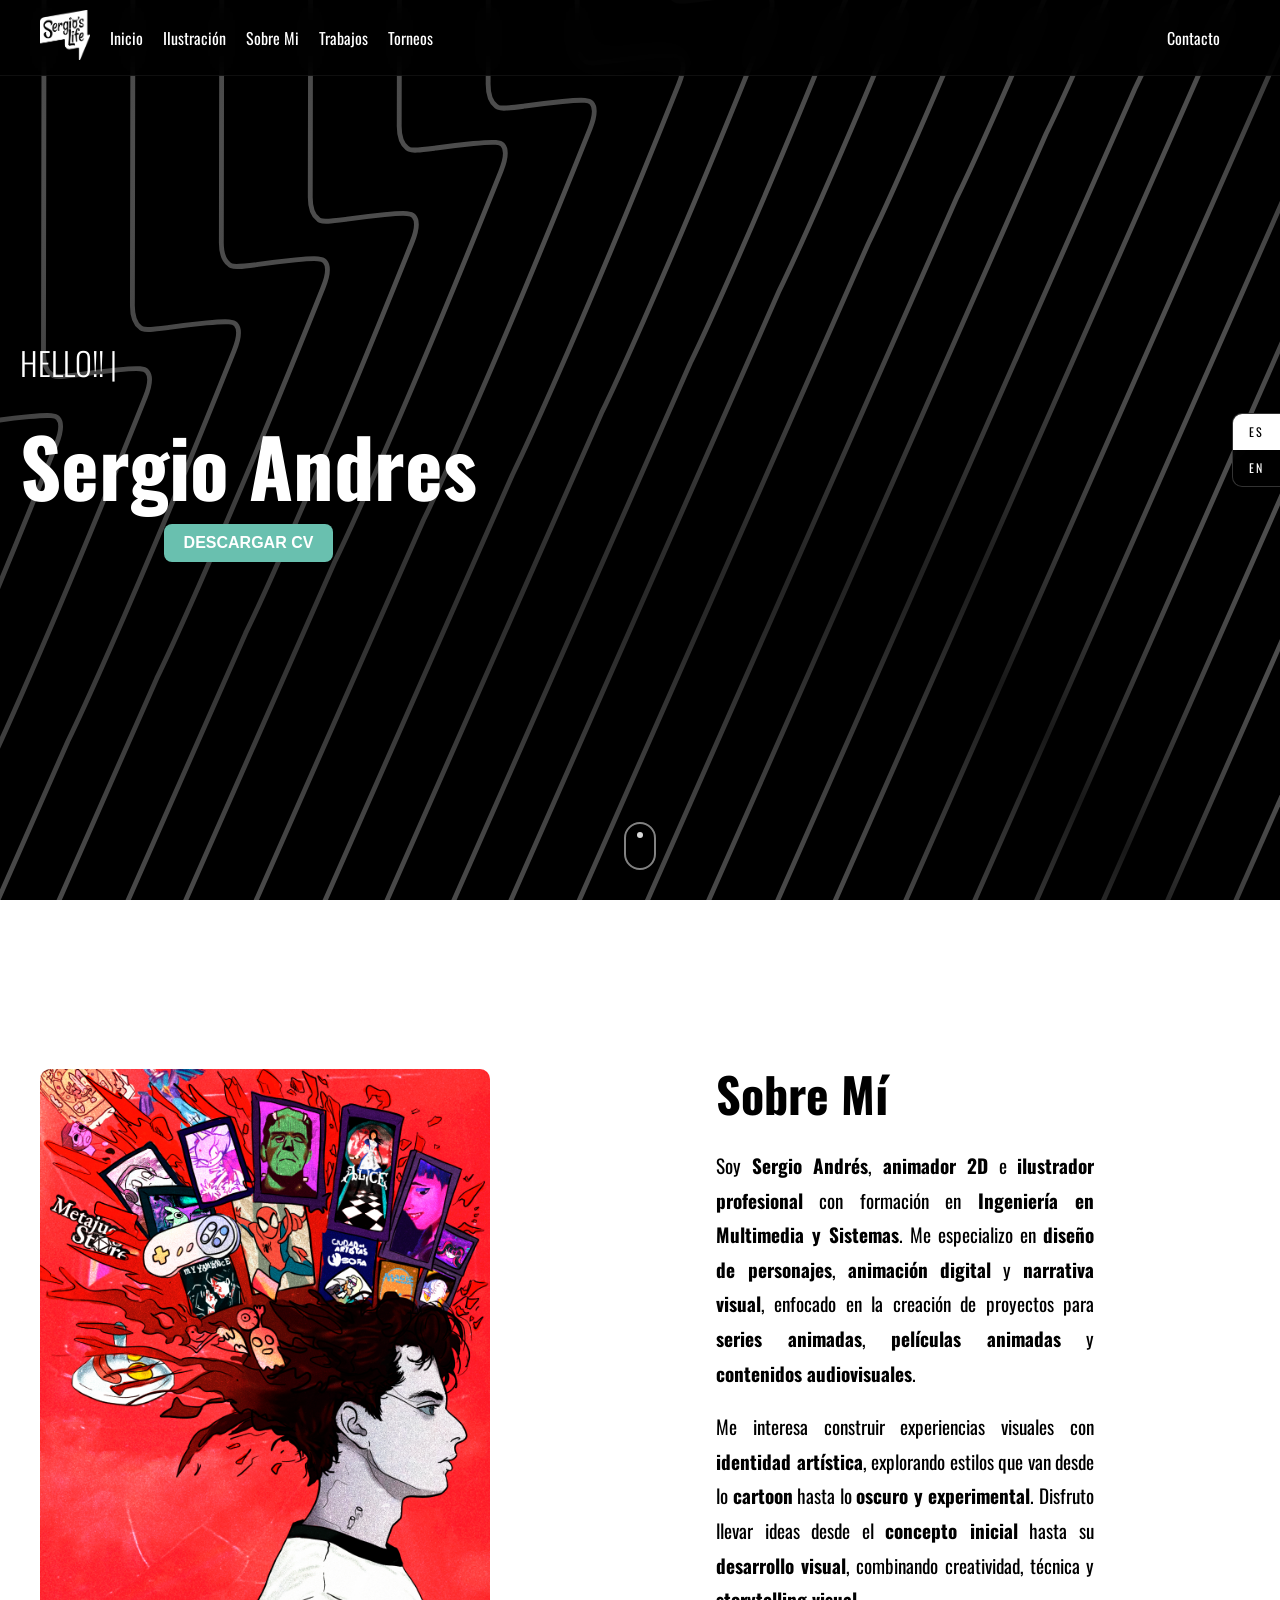
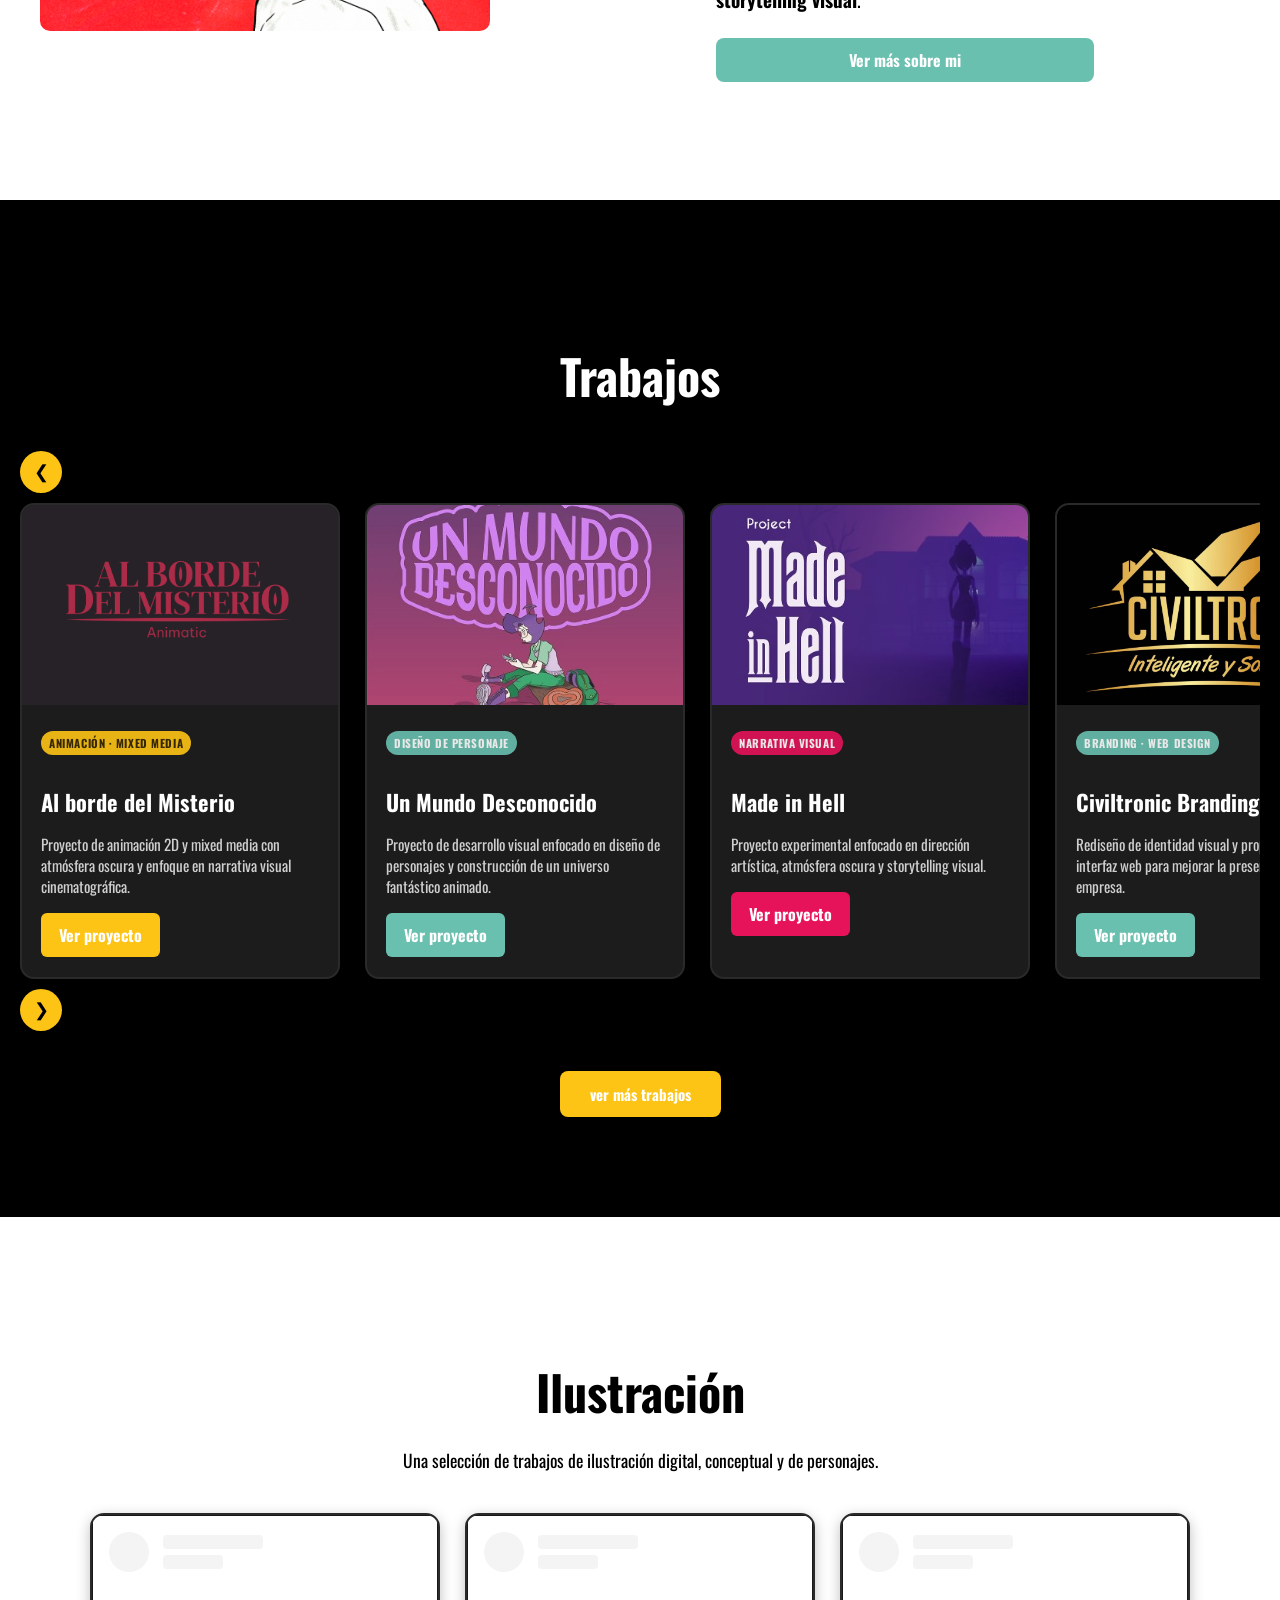
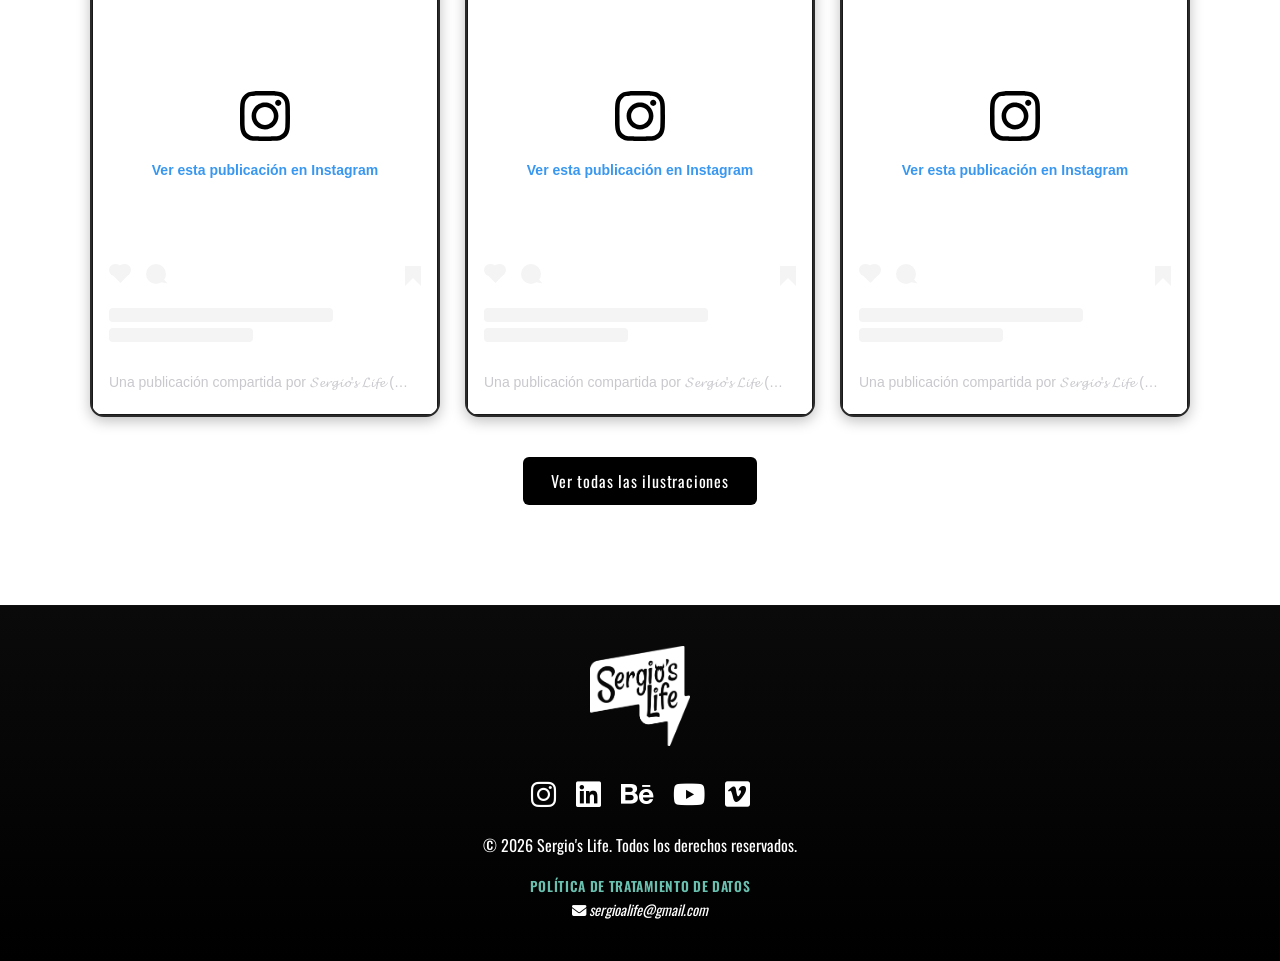
<file: index.html>
<!DOCTYPE html>
<html lang="es">
    <head>
        <!-- Configuración básica -->
        <meta charset="UTF-8">
        <meta name="viewport" content="width=device-width, initial-scale=1.0">
    
        <!-- SEO -->
        <title>Animador 2D e Ilustrador de Personajes | Sergio's Life</title>
        <meta name="description" content="Portafolio de Sergio Andrés, animador 2D e ilustrador de personajes. Animación, diseño visual y narrativa para proyectos creativos y marcas.">
        <meta name="keywords" content="animador 2D, ilustrador de personajes, animación digital, narrativa visual, portafolio creativo, Sergio Andrés, Sergio's Life">
        <meta name="author" content="Sergio Andrés Acevedo Mendivelso">
        <meta name="robots" content="index, follow">
    <link rel="canonical" href="https://sergioslife.github.io/">
    
    <!-- Open Graph / Compartir -->
    <meta property="og:type" content="website">
    <meta property="og:url" content="https://sergioslife.github.io/">
    <meta property="og:title" content="Animador 2D e Ilustrador de Personajes | Sergio's Life">
    <meta property="og:description" content="Portafolio de Sergio Andrés, animador 2D e ilustrador de personajes. Animación, diseño visual y narrativa para proyectos creativos y marcas.">
    <meta property="og:image" content="https://sergioslife.github.io/Recursos/logo.png">
    <meta property="og:image:width" content="1200">
    <meta property="og:image:height" content="630">
    <meta name="twitter:card" content="summary_large_image">
    <meta name="twitter:title" content="Animador 2D e Ilustrador de Personajes | Sergio's Life">
    <meta name="twitter:description" content="Portafolio de Sergio Andrés, animador 2D e ilustrador de personajes.">
    <meta name="twitter:image" content="https://sergioslife.github.io/Recursos/logo.png">
    
    <!-- SEO extra -->
    <meta name="theme-color" content="#000000">
    
    <!-- Fuentes con font-display swap explícito -->
    <link rel="preconnect" href="https://fonts.googleapis.com">
    <link rel="preconnect" href="https://fonts.gstatic.com" crossorigin>
    <link href="https://fonts.googleapis.com/css2?family=Oswald:wght@200;300;400;500;600;700&display=swap" rel="stylesheet">
    
    <!-- Iconos -->
    <link rel="stylesheet" href="https://cdnjs.cloudflare.com/ajax/libs/font-awesome/6.5.1/css/all.min.css">
    
    <!-- Estilos -->
    <link rel="stylesheet" href="Css/Style.css">

    <link rel="icon" type="image/svg+xml" href="favicon.svg" media="(prefers-color-scheme: light)">
    <link rel="icon" type="image/svg+xml" href="favicon-dark.svg" media="(prefers-color-scheme: dark)">
    <link rel="icon" type="image/png" href="favicon.png">
    <link rel="apple-touch-icon" href="Recursos/logo.png">
    <link rel="manifest" href="manifest.json">
    <meta name="apple-mobile-web-app-capable" content="yes">
    <meta name="apple-mobile-web-app-status-bar-style" content="black-translucent">
    </head>
    
    <body>
    <a href="#main-content" class="skip-link">Saltar al contenido</a>
    <div id="nav-placeholder"></div>
    <main id="main-content">
  <!-- Sección principal de inicio -->
<section id="inicio" class="container seccion-inicio">
    <div class="content">
        <!-- Saludo -->
        <p class="hello" id="hello-text"></p>

        <!-- Nombre -->
        <h1 class="name" id="name-text">Sergio Andres</h1>

        <!-- Descargar CV -->
        <a href="https://drive.google.com/file/d/15BlFmHjzVeo5sdPo7vVXsmhiQ215tAZ0/view" target="_blank" rel="noopener noreferrer">
            <button class="about-button descargar-cv" data-i18n="hero.download_cv">
                DESCARGAR CV
            </button>
        </a>

        <!-- Indicador de scroll -->
        <a href="#sobre-mi" class="scroll-indicator" aria-label="Bajar a la siguiente sección">
            <span data-i18n="hero.scroll_indicator"></span>
        </a>
    </div>
</section>

    
<!-- Sección "Sobre Mí" -->
<section 
    id="sobre-mi" 
    class="about-section" 
    aria-labelledby="about-title"
>
    <div class="about-content">
        <img 
            src="Recursos/SergiosLife.png"
            alt="Retrato de Sergio Andrés, animador 2D e ilustrador especializado en diseño de personajes"
            class="about-photo"
            loading="lazy"
            width="400"
            height="400"
        >

        <article class="about-text">
            <h2 id="about-title" class="about-title" data-i18n="about.title">
                Sobre Mí
            </h2>

            <p class="about-description" data-i18n="about.desc_1">
                Soy <strong>Sergio Andrés</strong>, <strong>animador 2D</strong> e
                <strong>ilustrador profesional</strong> con formación en
                <strong>Ingeniería en Multimedia y Sistemas</strong>. Me especializo en
                <strong>diseño de personajes</strong>, <strong>animación digital</strong> y
                <strong>narrativa visual</strong>, enfocado en la creación de proyectos para
                <strong>series animadas</strong>, <strong>películas animadas</strong> y
                <strong>contenidos audiovisuales</strong>.
            </p>

            <p class="about-description" data-i18n="about.desc_2">
                Me interesa construir experiencias visuales con <strong>identidad artística</strong>,
                explorando estilos que van desde lo <strong>cartoon</strong> hasta lo
                <strong>oscuro y experimental</strong>. Disfruto llevar ideas desde el
                <strong>concepto inicial</strong> hasta su <strong>desarrollo visual</strong>,
                combinando creatividad, técnica y <strong>storytelling visual</strong>.
            </p>

            <!-- Acción -->
            <div class="button-container">
                <a href="sobre-mi.html" class="about-button" data-i18n="about.ver_mas">
                    Ver más sobre mí
                </a>
            </div>
        </article>
    </div>
</section>

<!-- ================= PROYECTOS ================= -->
<section id="trabajos" class="trabajos-section">

<h2 class="trabajos-title" data-i18n="work.title">Trabajos</h2>

<div class="carousel-wrapper">

<button class="carousel-btn prev" aria-label="Proyectos anteriores">&#10094;</button>

<div class="trabajos-carousel" id="proyectosCarousel">


<!-- PROYECTO 1 -->
<article class="trabajo-card" itemscope itemtype="https://schema.org/CreativeWork">

<img 
src="Recursos/trabajo1.png"
alt="Al borde del Misterio animación 2D y mixed media con narrativa visual de suspenso"
loading="lazy"
width="600"
height="400"
itemprop="image"
>

<div class="trabajo-content">

<span class="trabajo-tag amarillo" itemprop="genre" data-i18n="work.card_1.tag">
Animación · Mixed Media
</span>

<h3 itemprop="name" data-i18n="work.card_1.title">
Al borde del Misterio
</h3>

<p itemprop="description" data-i18n="work.card_1.desc">
Proyecto de animación 2D y mixed media con atmósfera oscura y enfoque en narrativa visual cinematográfica.
</p>

<a
href="https://www.behance.net/gallery/229421723/Al-Borde-Del-Misterio"
class="trabajo-btn amarillo"
target="_blank"
rel="noopener noreferrer"
itemprop="url"
data-i18n="work.card_1.btn"
>
Ver proyecto
</a>

</div>
</article>





<!-- PROYECTO 2 -->
<article class="trabajo-card" itemscope itemtype="https://schema.org/CreativeWork">

<img 
src="Recursos/trabajo2.jpg"
alt="Un Mundo Desconocido proyecto de diseño de personajes para universo fantástico animado"
loading="lazy"
width="600"
height="400"
itemprop="image"
>

<div class="trabajo-content">

<span class="trabajo-tag verde" itemprop="genre" data-i18n="work.card_2.tag">
Diseño de Personaje
</span>

<h3 itemprop="name" data-i18n="work.card_2.title">
Un Mundo Desconocido
</h3>

<p itemprop="description" data-i18n="work.card_2.desc">
Proyecto de desarrollo visual enfocado en diseño de personajes y construcción de un universo fantástico animado.
</p>

<a
href="https://www.behance.net/gallery/183833471/Un-Mundo-Desconocido"
class="trabajo-btn verde"
target="_blank"
rel="noopener noreferrer"
itemprop="url"
data-i18n="work.card_2.btn"
>
Ver proyecto
</a>

</div>
</article>



<!-- PROYECTO 3 -->
<article class="trabajo-card" itemscope itemtype="https://schema.org/CreativeWork">

<img 
src="Recursos/trabajo3.jpg"
alt="Made in Hell proyecto experimental de narrativa visual oscura"
loading="lazy"
width="600"
height="400"
itemprop="image"
>

<div class="trabajo-content">

<span class="trabajo-tag rosa" itemprop="genre" data-i18n="work.card_3.tag">
Narrativa Visual
</span>

<h3 itemprop="name" data-i18n="work.card_3.title">
Made in Hell
</h3>

<p itemprop="description" data-i18n="work.card_3.desc">
Proyecto experimental enfocado en dirección artística, atmósfera oscura y storytelling visual.
</p>

<a
href="https://www.behance.net/gallery/183831271/Made-in-Hell"
class="trabajo-btn rojo"
target="_blank"
rel="noopener noreferrer"
itemprop="url"
data-i18n="work.card_3.btn"
>
Ver proyecto
</a>

</div>
</article>



<!-- PROYECTO 4 -->
<article class="trabajo-card" itemscope itemtype="https://schema.org/CreativeWork">

<img 
src="Recursos/trabajo-civiltronic.jpg"
alt="Civiltronic branding y rediseño web enfocado en identidad corporativa y experiencia digital"
loading="lazy"
width="600"
height="400"
itemprop="image"
>

<div class="trabajo-content">

<span class="trabajo-tag verde" itemprop="genre" data-i18n="work.card_4.tag">
Branding · Web Design
</span>

<h3 itemprop="name" data-i18n="work.card_4.title">
Civiltronic Branding & Web
</h3>

<p itemprop="description" data-i18n="work.card_4.desc">
Rediseño de identidad visual y propuesta de interfaz web para mejorar la presencia digital de la empresa.
</p>

<a
href="https://www.behance.net/gallery/245268081/Civiltronic-Branding-Web-Redesign"
class="trabajo-btn verde"
target="_blank"
rel="noopener noreferrer"
itemprop="url"
data-i18n="work.card_4.btn"
>
Ver proyecto
</a>

</div>
</article>



<!-- PROYECTO 5 -->
<article class="trabajo-card" itemscope itemtype="https://schema.org/CreativeWork">

<img 
src="Recursos/trabajo5.jpg"
alt="Outside Devastation ilustración conceptual postapocalíptica"
loading="lazy"
width="600"
height="400"
itemprop="image"
>

<div class="trabajo-content">

<span class="trabajo-tag verde" itemprop="genre" data-i18n="work.card_5.tag">
Ilustración Conceptual
</span>

<h3 itemprop="name" data-i18n="work.card_5.title">
Outside Devastation
</h3>

<p itemprop="description" data-i18n="work.card_5.desc">
Ilustración conceptual postapocalíptica centrada en diseño de ambiente y narrativa visual.
</p>

<a
href="https://www.behance.net/gallery/184458349/Outside-Devastation"
class="trabajo-btn verde"
target="_blank"
rel="noopener noreferrer"
itemprop="url"
data-i18n="work.card_5.btn"
>
Ver proyecto
</a>

</div>
</article>



</div>

<button class="carousel-btn next" aria-label="Siguientes proyectos">&#10095;</button>

</div>



<!-- BOTON GALERIA -->

<div class="galeria-btn-container">

<a
href="https://sergioslife.github.io/Page/galeria.html"
class="btn-galeria"
>
ver más trabajos
</a>

</div>

</section>




<!-- ================= ILUSTRACIÓN PREVIEW ================= -->
<section id="ilustracion" class="ilustracion-preview-section" aria-labelledby="ilustracion-title">
    <h2 id="ilustracion-title" class="trabajos-title" data-i18n="ilustracion.title">
        Ilustración
    </h2>
    <p class="ilustracion-text" data-i18n="ilustracion.desc">
        Una selección de trabajos de ilustración digital, conceptual y de personajes.
    </p>

    <div class="ilustracion-preview-grid">
        <article class="trabajo-card ilustracion-card">
            <blockquote class="instagram-media" data-instgrm-permalink="https://www.instagram.com/p/DZ6eKB3tAnS/?utm_source=ig_embed&amp;utm_campaign=loading" data-instgrm-version="14" style="background:#FFF; border:0; border-radius:3px; box-shadow:0 0 1px 0 rgba(0,0,0,0.5),0 1px 10px 0 rgba(0,0,0,0.15); margin: 1px; max-width:540px; min-width:326px; padding:0; width:99.375%; width:-webkit-calc(100% - 2px); width:calc(100% - 2px);"><div style="padding:16px;"><a href="https://www.instagram.com/p/DZ6eKB3tAnS/?utm_source=ig_embed&amp;utm_campaign=loading" style="background:#FFFFFF; line-height:0; padding:0 0; text-align:center; text-decoration:none; width:100%;" target="_blank"><div style="display:flex; flex-direction:row; align-items:center;"><div style="background-color:#F4F4F4; border-radius:50%; flex-grow:0; height:40px; margin-right:14px; width:40px;"></div><div style="display:flex; flex-direction:column; flex-grow:1; justify-content:center;"><div style="background-color:#F4F4F4; border-radius:4px; flex-grow:0; height:14px; margin-bottom:6px; width:100px;"></div><div style="background-color:#F4F4F4; border-radius:4px; flex-grow:0; height:14px; width:60px;"></div></div></div><div style="padding:19% 0;"></div><div style="display:block; height:50px; margin:0 auto 12px; width:50px;"><svg width="50px" height="50px" viewBox="0 0 60 60" version="1.1" xmlns="https://www.w3.org/2000/svg" xmlns:xlink="https://www.w3.org/1999/xlink"><g stroke="none" stroke-width="1" fill="none" fill-rule="evenodd"><g transform="translate(-511.000000, -20.000000)" fill="#000000"><g><path d="M556.869,30.41 C554.814,30.41 553.148,32.076 553.148,34.131 C553.148,36.186 554.814,37.852 556.869,37.852 C558.924,37.852 560.59,36.186 560.59,34.131 C560.59,32.076 558.924,30.41 556.869,30.41 M541,60.657 C535.114,60.657 530.342,55.887 530.342,50 C530.342,44.114 535.114,39.342 541,39.342 C546.887,39.342 551.658,44.114 551.658,50 C551.658,55.887 546.887,60.657 541,60.657 M541,33.886 C532.1,33.886 524.886,41.1 524.886,50 C524.886,58.899 532.1,66.113 541,66.113 C549.9,66.113 557.115,58.899 557.115,50 C557.115,41.1 549.9,33.886 541,33.886 M565.378,62.101 C565.244,65.022 564.756,66.606 564.346,67.663 C563.803,69.06 563.154,70.057 562.106,71.106 C561.058,72.155 560.06,72.803 558.662,73.347 C557.607,73.757 556.021,74.244 553.102,74.378 C549.944,74.521 548.997,74.552 541,74.552 C533.003,74.552 532.056,74.521 528.898,74.378 C525.979,74.244 524.393,73.757 523.338,73.347 C521.94,72.803 520.942,72.155 519.894,71.106 C518.846,70.057 518.197,69.06 517.654,67.663 C517.244,66.606 516.755,65.022 516.623,62.101 C516.479,58.943 516.448,57.996 516.448,50 C516.448,42.003 516.479,41.056 516.623,37.899 C516.755,34.978 517.244,33.391 517.654,32.338 C518.197,30.938 518.846,29.942 519.894,28.894 C520.942,27.846 521.94,27.196 522.338,26.654 C523.393,26.244 525.979,25.756 528.898,25.623 C532.057,25.479 533.004,25.448 541,25.448 C548.997,25.448 549.943,25.479 553.102,25.623 C556.021,25.756 557.607,26.244 558.662,26.654 C560.06,27.196 561.058,27.846 562.106,28.894 C563.154,29.942 563.803,30.938 564.346,32.338 C564.756,33.391 565.244,34.978 565.378,37.899 C565.522,41.056 565.552,42.003 565.552,50 C565.552,57.996 565.522,58.943 565.378,62.101 M570.82,37.631 C570.674,34.438 570.167,32.258 569.425,30.349 C568.659,28.377 567.633,26.702 565.965,25.035 C564.297,23.368 562.623,22.342 560.652,21.575 C558.743,20.834 556.562,20.326 553.369,20.18 C550.169,20.033 549.148,20 541,20 C532.853,20 531.831,20.033 528.631,20.18 C525.438,20.326 523.257,20.834 521.349,21.575 C519.376,22.342 517.703,23.368 516.035,25.035 C514.368,26.702 513.342,28.377 512.574,30.349 C511.834,32.258 511.326,34.438 511.181,37.631 C511.035,40.831 511,41.851 511,50 C511,58.147 511.035,59.17 511.181,62.369 C511.326,65.562 511.834,67.743 512.574,69.651 C513.342,71.625 514.368,73.296 516.035,74.965 C517.703,76.634 519.376,77.658 521.349,78.425 C523.257,79.167 525.438,79.673 528.631,79.82 C531.831,79.965 532.853,80.001 541,80.001 C549.148,80.001 550.169,79.965 553.369,79.82 C556.562,79.673 558.743,79.167 560.652,78.425 C562.623,77.658 564.297,76.634 565.965,74.965 C567.633,73.296 568.659,71.625 569.425,69.651 C570.167,67.743 570.674,65.562 570.82,62.369 C570.966,59.17 571,58.147 571,50 C571,41.851 570.966,40.831 570.82,37.631"></path></g></g></g></svg></div><div style="padding-top:8px;"><div style="color:#3897f0; font-family:Arial,sans-serif; font-size:14px; font-style:normal; font-weight:550; line-height:18px;">Ver esta publicación en Instagram</div></div><div style="padding:12.5% 0;"></div><div style="display:flex; flex-direction:row; margin-bottom:14px; align-items:center;"><div><div style="background-color:#F4F4F4; border-radius:50%; height:12.5px; width:12.5px; transform:translateX(0px) translateY(7px);"></div><div style="background-color:#F4F4F4; height:12.5px; transform:rotate(-45deg) translateX(3px) translateY(1px); width:12.5px; flex-grow:0; margin-right:14px; margin-left:2px;"></div><div style="background-color:#F4F4F4; border-radius:50%; height:12.5px; width:12.5px; transform:translateX(9px) translateY(-18px);"></div></div><div style="margin-left:8px;"><div style="background-color:#F4F4F4; border-radius:50%; flex-grow:0; height:20px; width:20px;"></div><div style="width:0; height:0; border-top:2px solid transparent; border-left:6px solid #f4f4f4; border-bottom:2px solid transparent; transform:translateX(16px) translateY(-4px) rotate(30deg)"></div></div><div style="margin-left:auto;"><div style="width:0px; border-top:8px solid #F4F4F4; border-right:8px solid transparent; transform:translateY(16px);"></div><div style="background-color:#F4F4F4; flex-grow:0; height:12px; width:16px; transform:translateY(-4px);"></div><div style="width:0; height:0; border-top:8px solid #F4F4F4; border-left:8px solid transparent; transform:translateY(-4px) translateX(8px);"></div></div></div><div style="display:flex; flex-direction:column; flex-grow:1; justify-content:center; margin-bottom:24px;"><div style="background-color:#F4F4F4; border-radius:4px; flex-grow:0; height:14px; margin-bottom:6px; width:224px;"></div><div style="background-color:#F4F4F4; border-radius:4px; flex-grow:0; height:14px; width:144px;"></div></div></a><p style="color:#c9c8cd; font-family:Arial,sans-serif; font-size:14px; line-height:17px; margin-bottom:0; margin-top:8px; overflow:hidden; padding:8px 0 7px; text-align:center; text-overflow:ellipsis; white-space:nowrap;"><a href="https://www.instagram.com/p/DZ6eKB3tAnS/?utm_source=ig_embed&amp;utm_campaign=loading" style="color:#c9c8cd; font-family:Arial,sans-serif; font-size:14px; font-style:normal; font-weight:normal; line-height:17px; text-decoration:none;" target="_blank">Una publicación compartida por 𝓢𝓮𝓻𝓰𝓲𝓸&#39;𝓼 𝓛𝓲𝓯𝓮 (@sergio.s_life_)</a></p></div></blockquote>
        </article>
        <article class="trabajo-card ilustracion-card">
            <blockquote class="instagram-media" data-instgrm-permalink="https://www.instagram.com/p/DZAmZ5olfWz/?utm_source=ig_embed&amp;utm_campaign=loading" data-instgrm-version="14" style="background:#FFF; border:0; border-radius:3px; box-shadow:0 0 1px 0 rgba(0,0,0,0.5),0 1px 10px 0 rgba(0,0,0,0.15); margin: 1px; max-width:540px; min-width:326px; padding:0; width:99.375%; width:-webkit-calc(100% - 2px); width:calc(100% - 2px);"><div style="padding:16px;"><a href="https://www.instagram.com/p/DZAmZ5olfWz/?utm_source=ig_embed&amp;utm_campaign=loading" style="background:#FFFFFF; line-height:0; padding:0 0; text-align:center; text-decoration:none; width:100%;" target="_blank"><div style="display:flex; flex-direction:row; align-items:center;"><div style="background-color:#F4F4F4; border-radius:50%; flex-grow:0; height:40px; margin-right:14px; width:40px;"></div><div style="display:flex; flex-direction:column; flex-grow:1; justify-content:center;"><div style="background-color:#F4F4F4; border-radius:4px; flex-grow:0; height:14px; margin-bottom:6px; width:100px;"></div><div style="background-color:#F4F4F4; border-radius:4px; flex-grow:0; height:14px; width:60px;"></div></div></div><div style="padding:19% 0;"></div><div style="display:block; height:50px; margin:0 auto 12px; width:50px;"><svg width="50px" height="50px" viewBox="0 0 60 60" version="1.1" xmlns="https://www.w3.org/2000/svg" xmlns:xlink="https://www.w3.org/1999/xlink"><g stroke="none" stroke-width="1" fill="none" fill-rule="evenodd"><g transform="translate(-511.000000, -20.000000)" fill="#000000"><g><path d="M556.869,30.41 C554.814,30.41 553.148,32.076 553.148,34.131 C553.148,36.186 554.814,37.852 556.869,37.852 C558.924,37.852 560.59,36.186 560.59,34.131 C560.59,32.076 558.924,30.41 556.869,30.41 M541,60.657 C535.114,60.657 530.342,55.887 530.342,50 C530.342,44.114 535.114,39.342 541,39.342 C546.887,39.342 551.658,44.114 551.658,50 C551.658,55.887 546.887,60.657 541,60.657 M541,33.886 C532.1,33.886 524.886,41.1 524.886,50 C524.886,58.899 532.1,66.113 541,66.113 C549.9,66.113 557.115,58.899 557.115,50 C557.115,41.1 549.9,33.886 541,33.886 M565.378,62.101 C565.244,65.022 564.756,66.606 564.346,67.663 C563.803,69.06 563.154,70.057 562.106,71.106 C561.058,72.155 560.06,72.803 558.662,73.347 C557.607,73.757 556.021,74.244 553.102,74.378 C549.944,74.521 548.997,74.552 541,74.552 C533.003,74.552 532.056,74.521 528.898,74.378 C525.979,74.244 524.393,73.757 523.338,73.347 C521.94,72.803 520.942,72.155 519.894,71.106 C518.846,70.057 518.197,69.06 517.654,67.663 C517.244,66.606 516.755,65.022 516.623,62.101 C516.479,58.943 516.448,57.996 516.448,50 C516.448,42.003 516.479,41.056 516.623,37.899 C516.755,34.978 517.244,33.391 517.654,32.338 C518.197,30.938 518.846,29.942 519.894,28.894 C520.942,27.846 521.94,27.196 522.338,26.654 C523.393,26.244 525.979,25.756 528.898,25.623 C532.057,25.479 533.004,25.448 541,25.448 C548.997,25.448 549.943,25.479 553.102,25.623 C556.021,25.756 557.607,26.244 558.662,26.654 C560.06,27.196 561.058,27.846 562.106,28.894 C563.154,29.942 563.803,30.938 564.346,32.338 C564.756,33.391 565.244,34.978 565.378,37.899 C565.522,41.056 565.552,42.003 565.552,50 C565.552,57.996 565.522,58.943 565.378,62.101 M570.82,37.631 C570.674,34.438 570.167,32.258 569.425,30.349 C568.659,28.377 567.633,26.702 565.965,25.035 C564.297,23.368 562.623,22.342 560.652,21.575 C558.743,20.834 556.562,20.326 553.369,20.18 C550.169,20.033 549.148,20 541,20 C532.853,20 531.831,20.033 528.631,20.18 C525.438,20.326 523.257,20.834 521.349,21.575 C519.376,22.342 517.703,23.368 516.035,25.035 C514.368,26.702 513.342,28.377 512.574,30.349 C511.834,32.258 511.326,34.438 511.181,37.631 C511.035,40.831 511,41.851 511,50 C511,58.147 511.035,59.17 511.181,62.369 C511.326,65.562 511.834,67.743 512.574,69.651 C513.342,71.625 514.368,73.296 516.035,74.965 C517.703,76.634 519.376,77.658 521.349,78.425 C523.257,79.167 525.438,79.673 528.631,79.82 C531.831,79.965 532.853,80.001 541,80.001 C549.148,80.001 550.169,79.965 553.369,79.82 C556.562,79.673 558.743,79.167 560.652,78.425 C562.623,77.658 564.297,76.634 565.965,74.965 C567.633,73.296 568.659,71.625 569.425,69.651 C570.167,67.743 570.674,65.562 570.82,62.369 C570.966,59.17 571,58.147 571,50 C571,41.851 570.966,40.831 570.82,37.631"></path></g></g></g></svg></div><div style="padding-top:8px;"><div style="color:#3897f0; font-family:Arial,sans-serif; font-size:14px; font-style:normal; font-weight:550; line-height:18px;">Ver esta publicación en Instagram</div></div><div style="padding:12.5% 0;"></div><div style="display:flex; flex-direction:row; margin-bottom:14px; align-items:center;"><div><div style="background-color:#F4F4F4; border-radius:50%; height:12.5px; width:12.5px; transform:translateX(0px) translateY(7px);"></div><div style="background-color:#F4F4F4; height:12.5px; transform:rotate(-45deg) translateX(3px) translateY(1px); width:12.5px; flex-grow:0; margin-right:14px; margin-left:2px;"></div><div style="background-color:#F4F4F4; border-radius:50%; height:12.5px; width:12.5px; transform:translateX(9px) translateY(-18px);"></div></div><div style="margin-left:8px;"><div style="background-color:#F4F4F4; border-radius:50%; flex-grow:0; height:20px; width:20px;"></div><div style="width:0; height:0; border-top:2px solid transparent; border-left:6px solid #f4f4f4; border-bottom:2px solid transparent; transform:translateX(16px) translateY(-4px) rotate(30deg)"></div></div><div style="margin-left:auto;"><div style="width:0px; border-top:8px solid #F4F4F4; border-right:8px solid transparent; transform:translateY(16px);"></div><div style="background-color:#F4F4F4; flex-grow:0; height:12px; width:16px; transform:translateY(-4px);"></div><div style="width:0; height:0; border-top:8px solid #F4F4F4; border-left:8px solid transparent; transform:translateY(-4px) translateX(8px);"></div></div></div><div style="display:flex; flex-direction:column; flex-grow:1; justify-content:center; margin-bottom:24px;"><div style="background-color:#F4F4F4; border-radius:4px; flex-grow:0; height:14px; margin-bottom:6px; width:224px;"></div><div style="background-color:#F4F4F4; border-radius:4px; flex-grow:0; height:14px; width:144px;"></div></div></a><p style="color:#c9c8cd; font-family:Arial,sans-serif; font-size:14px; line-height:17px; margin-bottom:0; margin-top:8px; overflow:hidden; padding:8px 0 7px; text-align:center; text-overflow:ellipsis; white-space:nowrap;"><a href="https://www.instagram.com/p/DZAmZ5olfWz/?utm_source=ig_embed&amp;utm_campaign=loading" style="color:#c9c8cd; font-family:Arial,sans-serif; font-size:14px; font-style:normal; font-weight:normal; line-height:17px; text-decoration:none;" target="_blank">Una publicación compartida por 𝓢𝓮𝓻𝓰𝓲𝓸&#39;𝓼 𝓛𝓲𝓯𝓮 (@sergio.s_life_)</a></p></div></blockquote>
        </article>
        <article class="trabajo-card ilustracion-card">
            <blockquote class="instagram-media" data-instgrm-permalink="https://www.instagram.com/p/DXpwszLDc4M/?utm_source=ig_embed&amp;utm_campaign=loading" data-instgrm-version="14" style="background:#FFF; border:0; border-radius:3px; box-shadow:0 0 1px 0 rgba(0,0,0,0.5),0 1px 10px 0 rgba(0,0,0,0.15); margin: 1px; max-width:540px; min-width:326px; padding:0; width:99.375%; width:-webkit-calc(100% - 2px); width:calc(100% - 2px);"><div style="padding:16px;"><a href="https://www.instagram.com/p/DXpwszLDc4M/?utm_source=ig_embed&amp;utm_campaign=loading" style="background:#FFFFFF; line-height:0; padding:0 0; text-align:center; text-decoration:none; width:100%;" target="_blank"><div style="display:flex; flex-direction:row; align-items:center;"><div style="background-color:#F4F4F4; border-radius:50%; flex-grow:0; height:40px; margin-right:14px; width:40px;"></div><div style="display:flex; flex-direction:column; flex-grow:1; justify-content:center;"><div style="background-color:#F4F4F4; border-radius:4px; flex-grow:0; height:14px; margin-bottom:6px; width:100px;"></div><div style="background-color:#F4F4F4; border-radius:4px; flex-grow:0; height:14px; width:60px;"></div></div></div><div style="padding:19% 0;"></div><div style="display:block; height:50px; margin:0 auto 12px; width:50px;"><svg width="50px" height="50px" viewBox="0 0 60 60" version="1.1" xmlns="https://www.w3.org/2000/svg" xmlns:xlink="https://www.w3.org/1999/xlink"><g stroke="none" stroke-width="1" fill="none" fill-rule="evenodd"><g transform="translate(-511.000000, -20.000000)" fill="#000000"><g><path d="M556.869,30.41 C554.814,30.41 553.148,32.076 553.148,34.131 C553.148,36.186 554.814,37.852 556.869,37.852 C558.924,37.852 560.59,36.186 560.59,34.131 C560.59,32.076 558.924,30.41 556.869,30.41 M541,60.657 C535.114,60.657 530.342,55.887 530.342,50 C530.342,44.114 535.114,39.342 541,39.342 C546.887,39.342 551.658,44.114 551.658,50 C551.658,55.887 546.887,60.657 541,60.657 M541,33.886 C532.1,33.886 524.886,41.1 524.886,50 C524.886,58.899 532.1,66.113 541,66.113 C549.9,66.113 557.115,58.899 557.115,50 C557.115,41.1 549.9,33.886 541,33.886 M565.378,62.101 C565.244,65.022 564.756,66.606 564.346,67.663 C563.803,69.06 563.154,70.057 562.106,71.106 C561.058,72.155 560.06,72.803 558.662,73.347 C557.607,73.757 556.021,74.244 553.102,74.378 C549.944,74.521 548.997,74.552 541,74.552 C533.003,74.552 532.056,74.521 528.898,74.378 C525.979,74.244 524.393,73.757 523.338,73.347 C521.94,72.803 520.942,72.155 519.894,71.106 C518.846,70.057 518.197,69.06 517.654,67.663 C517.244,66.606 516.755,65.022 516.623,62.101 C516.479,58.943 516.448,57.996 516.448,50 C516.448,42.003 516.479,41.056 516.623,37.899 C516.755,34.978 517.244,33.391 517.654,32.338 C518.197,30.938 518.846,29.942 519.894,28.894 C520.942,27.846 521.94,27.196 522.338,26.654 C523.393,26.244 525.979,25.756 528.898,25.623 C532.057,25.479 533.004,25.448 541,25.448 C548.997,25.448 549.943,25.479 553.102,25.623 C556.021,25.756 557.607,26.244 558.662,26.654 C560.06,27.196 561.058,27.846 562.106,28.894 C563.154,29.942 563.803,30.938 564.346,32.338 C564.756,33.391 565.244,34.978 565.378,37.899 C565.522,41.056 565.552,42.003 565.552,50 C565.552,57.996 565.522,58.943 565.378,62.101 M570.82,37.631 C570.674,34.438 570.167,32.258 569.425,30.349 C568.659,28.377 567.633,26.702 565.965,25.035 C564.297,23.368 562.623,22.342 560.652,21.575 C558.743,20.834 556.562,20.326 553.369,20.18 C550.169,20.033 549.148,20 541,20 C532.853,20 531.831,20.033 528.631,20.18 C525.438,20.326 523.257,20.834 521.349,21.575 C519.376,22.342 517.703,23.368 516.035,25.035 C514.368,26.702 513.342,28.377 512.574,30.349 C511.834,32.258 511.326,34.438 511.181,37.631 C511.035,40.831 511,41.851 511,50 C511,58.147 511.035,59.17 511.181,62.369 C511.326,65.562 511.834,67.743 512.574,69.651 C513.342,71.625 514.368,73.296 516.035,74.965 C517.703,76.634 519.376,77.658 521.349,78.425 C523.257,79.167 525.438,79.673 528.631,79.82 C531.831,79.965 532.853,80.001 541,80.001 C549.148,80.001 550.169,79.965 553.369,79.82 C556.562,79.673 558.743,79.167 560.652,78.425 C562.623,77.658 564.297,76.634 565.965,74.965 C567.633,73.296 568.659,71.625 569.425,69.651 C570.167,67.743 570.674,65.562 570.82,62.369 C570.966,59.17 571,58.147 571,50 C571,41.851 570.966,40.831 570.82,37.631"></path></g></g></g></svg></div><div style="padding-top:8px;"><div style="color:#3897f0; font-family:Arial,sans-serif; font-size:14px; font-style:normal; font-weight:550; line-height:18px;">Ver esta publicación en Instagram</div></div><div style="padding:12.5% 0;"></div><div style="display:flex; flex-direction:row; margin-bottom:14px; align-items:center;"><div><div style="background-color:#F4F4F4; border-radius:50%; height:12.5px; width:12.5px; transform:translateX(0px) translateY(7px);"></div><div style="background-color:#F4F4F4; height:12.5px; transform:rotate(-45deg) translateX(3px) translateY(1px); width:12.5px; flex-grow:0; margin-right:14px; margin-left:2px;"></div><div style="background-color:#F4F4F4; border-radius:50%; height:12.5px; width:12.5px; transform:translateX(9px) translateY(-18px);"></div></div><div style="margin-left:8px;"><div style="background-color:#F4F4F4; border-radius:50%; flex-grow:0; height:20px; width:20px;"></div><div style="width:0; height:0; border-top:2px solid transparent; border-left:6px solid #f4f4f4; border-bottom:2px solid transparent; transform:translateX(16px) translateY(-4px) rotate(30deg)"></div></div><div style="margin-left:auto;"><div style="width:0px; border-top:8px solid #F4F4F4; border-right:8px solid transparent; transform:translateY(16px);"></div><div style="background-color:#F4F4F4; flex-grow:0; height:12px; width:16px; transform:translateY(-4px);"></div><div style="width:0; height:0; border-top:8px solid #F4F4F4; border-left:8px solid transparent; transform:translateY(-4px) translateX(8px);"></div></div></div><div style="display:flex; flex-direction:column; flex-grow:1; justify-content:center; margin-bottom:24px;"><div style="background-color:#F4F4F4; border-radius:4px; flex-grow:0; height:14px; margin-bottom:6px; width:224px;"></div><div style="background-color:#F4F4F4; border-radius:4px; flex-grow:0; height:14px; width:144px;"></div></div></a><p style="color:#c9c8cd; font-family:Arial,sans-serif; font-size:14px; line-height:17px; margin-bottom:0; margin-top:8px; overflow:hidden; padding:8px 0 7px; text-align:center; text-overflow:ellipsis; white-space:nowrap;"><a href="https://www.instagram.com/p/DXpwszLDc4M/?utm_source=ig_embed&amp;utm_campaign=loading" style="color:#c9c8cd; font-family:Arial,sans-serif; font-size:14px; font-style:normal; font-weight:normal; line-height:17px; text-decoration:none;" target="_blank">Una publicación compartida por 𝓢𝓮𝓻𝓰𝓲𝓸&#39;𝓼 𝓛𝓲𝓯𝓮 (@sergio.s_life_)</a></p></div></blockquote>
        </article>
    </div>

    <div class="ilustracion-preview-btn-container">
        <a href="ilustracion.html" class="btn-ilustracion" data-i18n="ilustracion.ver_todas">
            Ver todas las ilustraciones
        </a>
    </div>
</section>

</main>

<div id="footer-placeholder"></div>

  <div class="line"></div>
  
  <script src="js/main.js" defer></script>
  <script src="js/i18n.js"></script>
  <script src="js/includes.js"></script>
  <script src="js/typewriter.js"></script>
  <script async src="//www.instagram.com/embed.js"></script>
  <script>
    (function() {
      function addInstagramTitles() {
        document.querySelectorAll('.instagram-media iframe').forEach(function(iframe) {
          if (!iframe.getAttribute('title')) {
            iframe.setAttribute('title', 'Publicación de Instagram de Sergio\'s Life');
          }
        });
      }
      if (document.readyState === 'loading') {
        document.addEventListener('DOMContentLoaded', function() {
          setTimeout(addInstagramTitles, 1500);
        });
      } else {
        setTimeout(addInstagramTitles, 1500);
      }
    })();
  </script>

  <!-- Google tag (gtag.js) -->
  <script async src="https://www.googletagmanager.com/gtag/js?id=G-M8HS9F12SG"></script>
  <script>
    window.dataLayer = window.dataLayer || [];
    function gtag(){dataLayer.push(arguments);}
    gtag('js', new Date());
    gtag('config', 'G-M8HS9F12SG');
  </script>

  <!-- Language Switcher -->
  <div class="lang-switcher" aria-label="Language selector">
    <button class="lang-btn active" data-lang="es" aria-label="Español" onclick="window.setLanguage('es')">ES</button>
    <button class="lang-btn" data-lang="en" aria-label="English" onclick="window.setLanguage('en')">EN</button>
  </div>

</body>
</html>
</file>
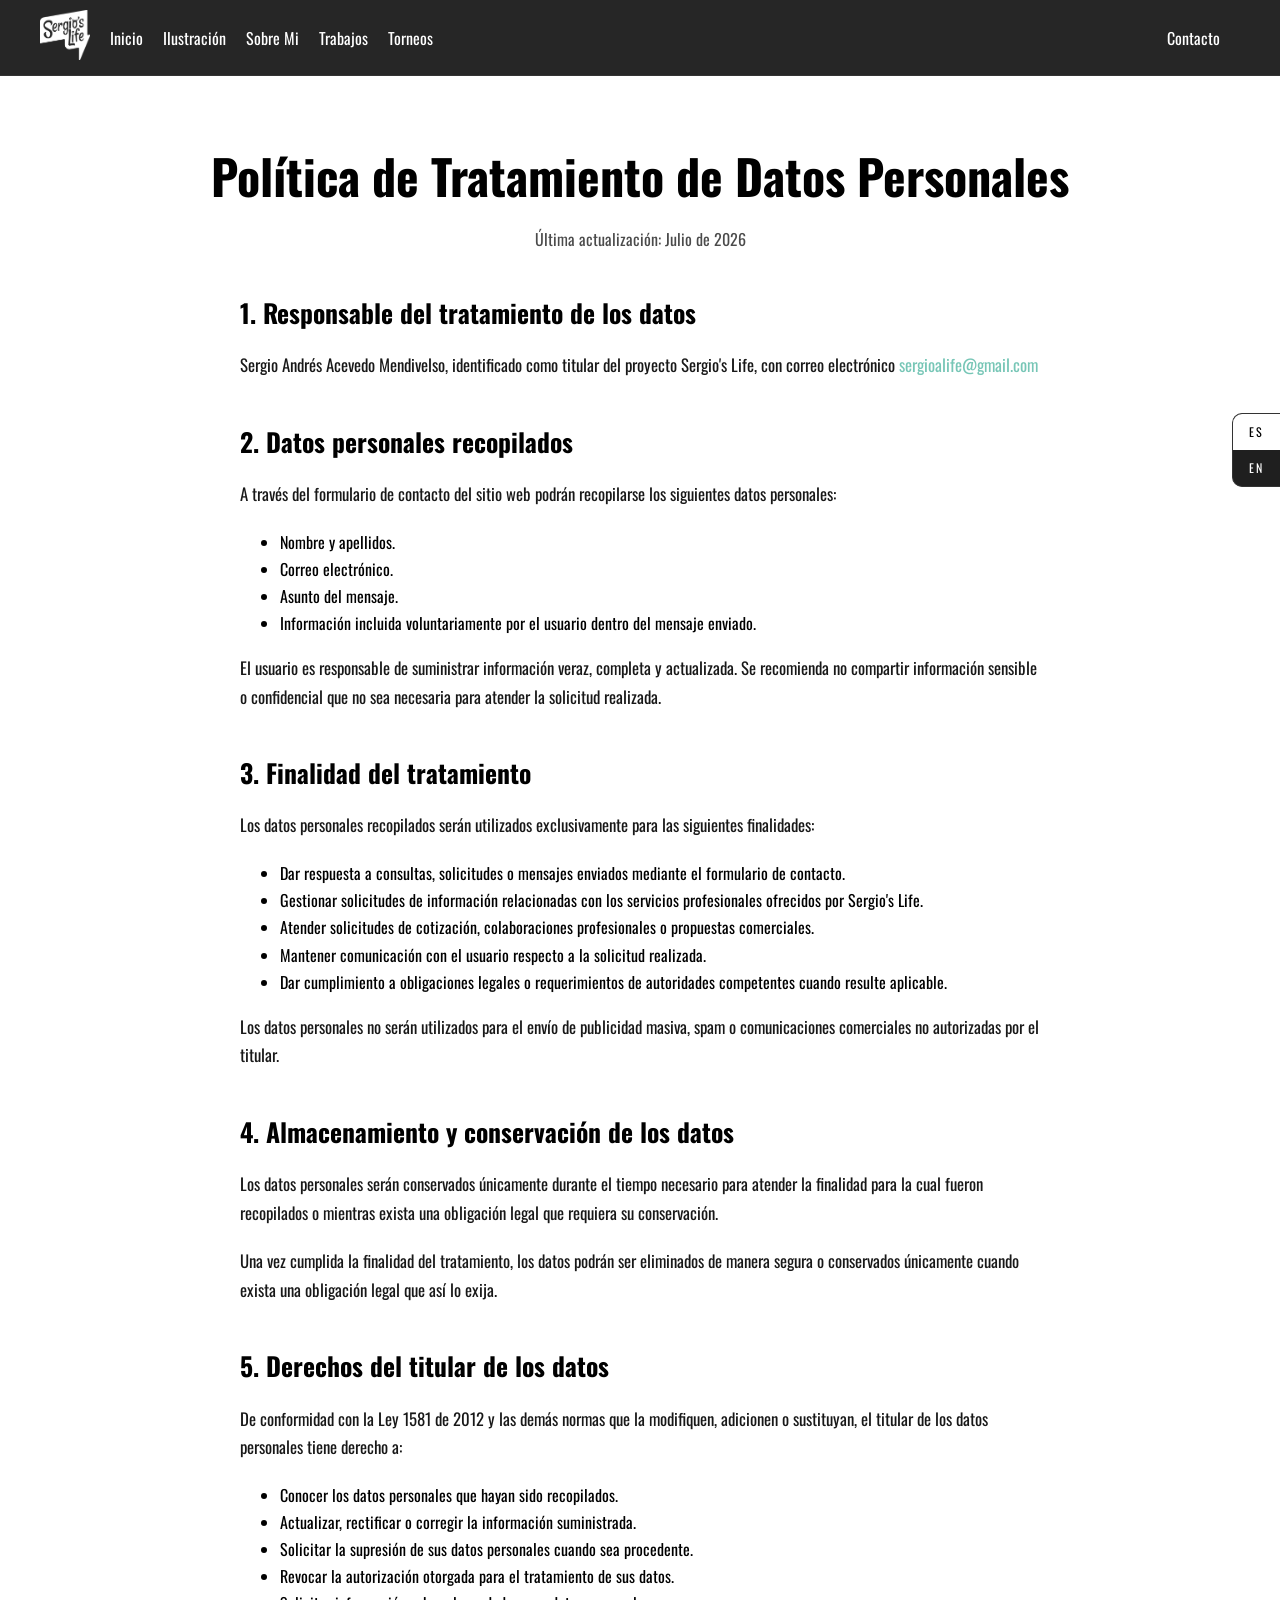
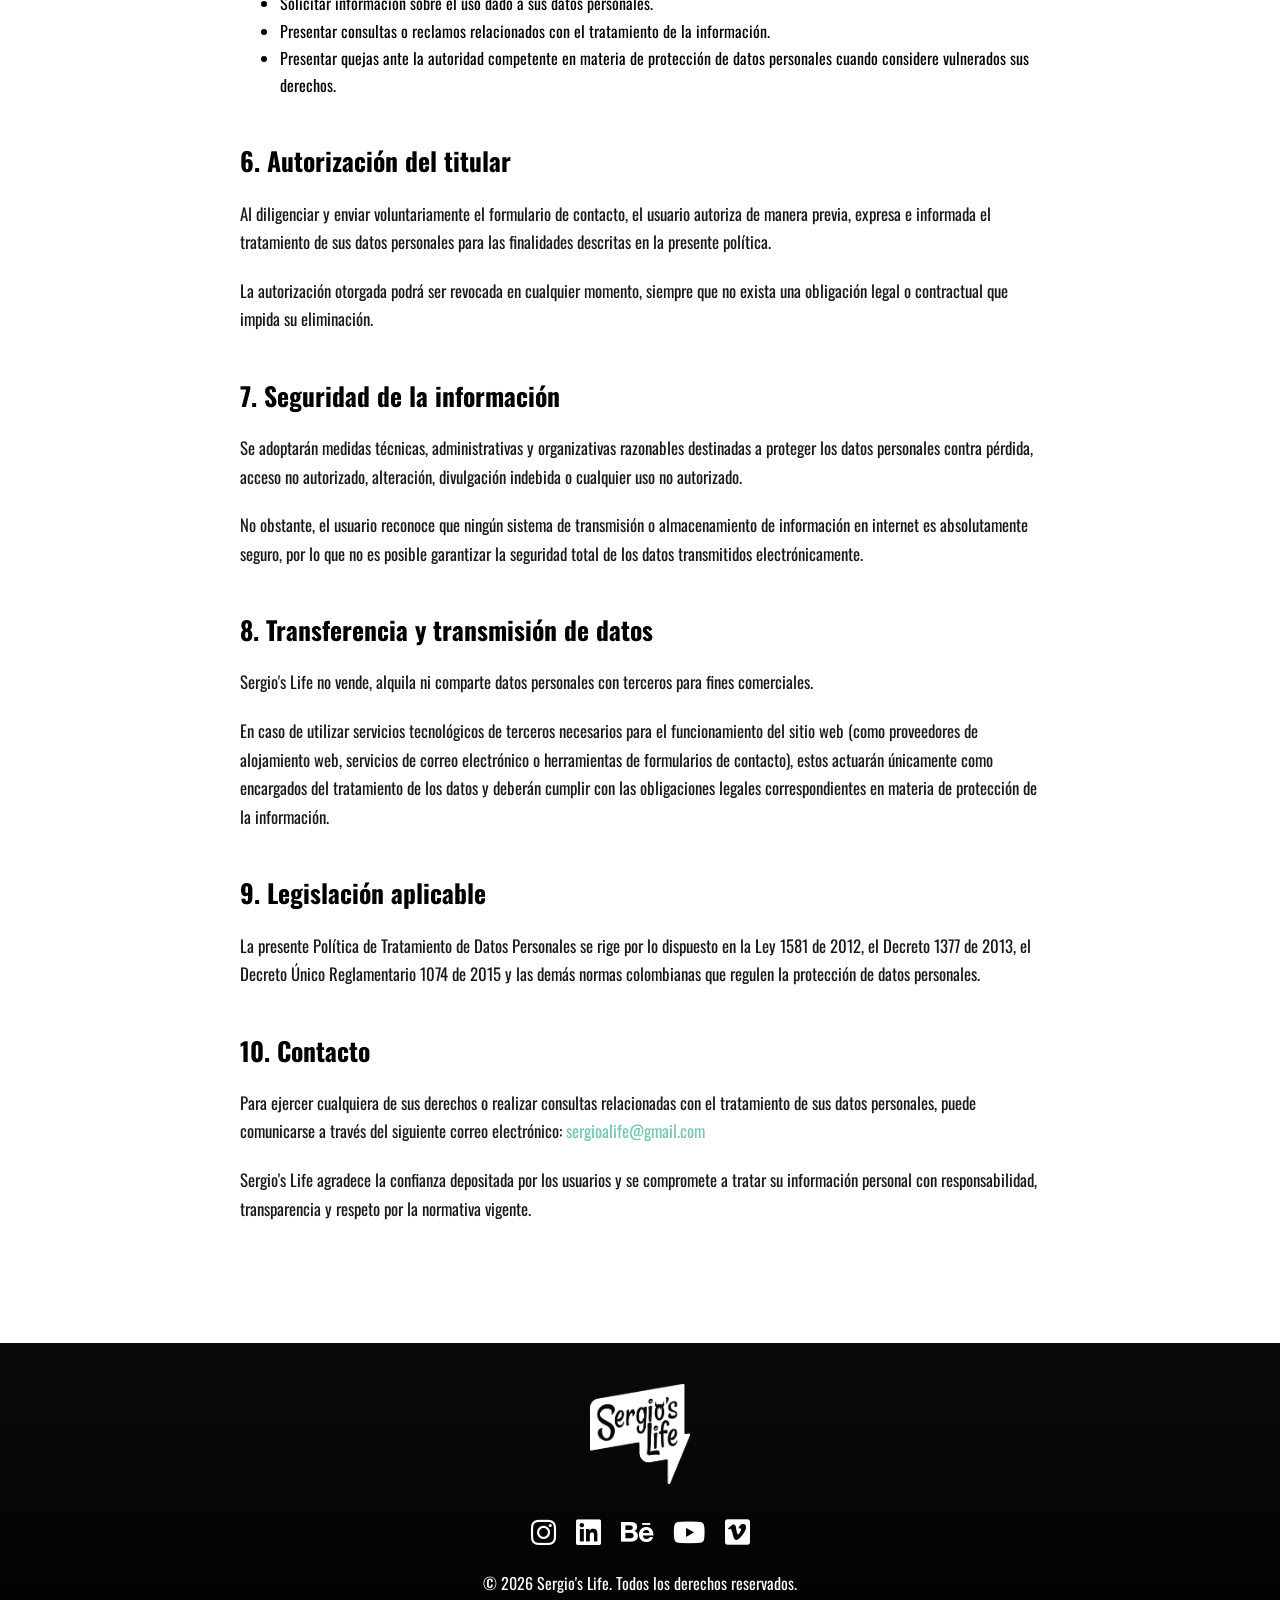
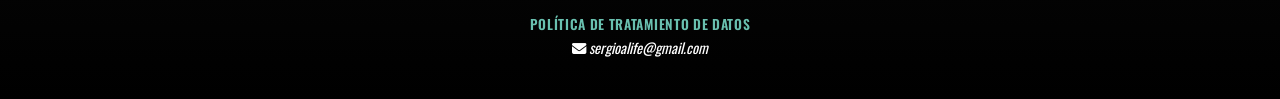
<file: politica-de-privacidad.html>
<!DOCTYPE html>
<html lang="es">
<head>
    <meta charset="UTF-8">
    <meta name="viewport" content="width=device-width, initial-scale=1.0">
    <title>Política de Tratamiento de Datos | Sergio's Life</title>
    <meta name="description" content="Política de tratamiento de datos personales de Sergio's Life.">
    <link rel="canonical" href="https://sergioslife.github.io/politica-de-privacidad.html">
    
    <link rel="preconnect" href="https://fonts.googleapis.com">
    <link rel="preconnect" href="https://fonts.gstatic.com" crossorigin>
    <link href="https://fonts.googleapis.com/css2?family=Oswald:wght@200;300;400;500;600;700&display=swap" rel="stylesheet">
    <link rel="stylesheet" href="https://cdnjs.cloudflare.com/ajax/libs/font-awesome/6.5.1/css/all.min.css">
    <link rel="stylesheet" href="Css/Style.css">
    
    <link rel="icon" type="image/svg+xml" href="favicon.svg" media="(prefers-color-scheme: light)">
    <link rel="icon" type="image/svg+xml" href="favicon-dark.svg" media="(prefers-color-scheme: dark)">
    <link rel="icon" type="image/png" href="favicon.png">
</head>
<body>
    <a href="#main-content" class="skip-link">Saltar al contenido</a>
    <div id="nav-placeholder"></div>

    <main id="main-content">
        <section class="privacy-section">
            <h1 data-i18n="privacy.title">Política de Tratamiento de Datos Personales</h1>
            <p class="privacy-updated" data-i18n="privacy.updated">Última actualización: Julio de 2026</p>

            <div class="privacy-content">
                <h2 data-i18n="privacy.section_1.title">1. Responsable del tratamiento de los datos</h2>
                <p><span data-i18n="privacy.section_1.text"></span> <a href="mailto:sergioalife@gmail.com">sergioalife@gmail.com</a></p>

                <h2 data-i18n="privacy.section_2.title">2. Datos personales recopilados</h2>
                <p data-i18n="privacy.section_2.intro">A través del formulario de contacto del sitio web podrán recopilarse los siguientes datos personales:</p>
                <ul>
                    <li data-i18n="privacy.section_2.item_1">Nombre y apellidos.</li>
                    <li data-i18n="privacy.section_2.item_2">Correo electrónico.</li>
                    <li data-i18n="privacy.section_2.item_3">Asunto del mensaje.</li>
                    <li data-i18n="privacy.section_2.item_4">Información incluida voluntariamente por el usuario dentro del mensaje enviado.</li>
                </ul>
                <p data-i18n="privacy.section_2.warning">El usuario es responsable de suministrar información veraz, completa y actualizada. Se recomienda no compartir información sensible o confidencial que no sea necesaria para atender la solicitud realizada.</p>

                <h2 data-i18n="privacy.section_3.title">3. Finalidad del tratamiento</h2>
                <p data-i18n="privacy.section_3.intro">Los datos personales recopilados serán utilizados exclusivamente para las siguientes finalidades:</p>
                <ul>
                    <li data-i18n="privacy.section_3.item_1">Dar respuesta a consultas, solicitudes o mensajes enviados mediante el formulario de contacto.</li>
                    <li data-i18n="privacy.section_3.item_2">Gestionar solicitudes de información relacionadas con los servicios profesionales ofrecidos por Sergio's Life.</li>
                    <li data-i18n="privacy.section_3.item_3">Atender solicitudes de cotización, colaboraciones profesionales o propuestas comerciales.</li>
                    <li data-i18n="privacy.section_3.item_4">Mantener comunicación con el usuario respecto a la solicitud realizada.</li>
                    <li data-i18n="privacy.section_3.item_5">Dar cumplimiento a obligaciones legales o requerimientos de autoridades competentes cuando resulte aplicable.</li>
                </ul>
                <p data-i18n="privacy.section_3.outro">Los datos personales no serán utilizados para el envío de publicidad masiva, spam o comunicaciones comerciales no autorizadas por el titular.</p>

                <h2 data-i18n="privacy.section_4.title">4. Almacenamiento y conservación de los datos</h2>
                <p data-i18n="privacy.section_4.text_1">Los datos personales serán conservados únicamente durante el tiempo necesario para atender la finalidad para la cual fueron recopilados o mientras exista una obligación legal que requiera su conservación.</p>
                <p data-i18n="privacy.section_4.text_2">Una vez cumplida la finalidad del tratamiento, los datos podrán ser eliminados de manera segura o conservados únicamente cuando exista una obligación legal que así lo exija.</p>

                <h2 data-i18n="privacy.section_5.title">5. Derechos del titular de los datos</h2>
                <p data-i18n="privacy.section_5.intro">De conformidad con la Ley 1581 de 2012 y las demás normas que la modifiquen, adicionen o sustituyan, el titular de los datos personales tiene derecho a:</p>
                <ul>
                    <li data-i18n="privacy.section_5.item_1">Conocer los datos personales que hayan sido recopilados.</li>
                    <li data-i18n="privacy.section_5.item_2">Actualizar, rectificar o corregir la información suministrada.</li>
                    <li data-i18n="privacy.section_5.item_3">Solicitar la supresión de sus datos personales cuando sea procedente.</li>
                    <li data-i18n="privacy.section_5.item_4">Revocar la autorización otorgada para el tratamiento de sus datos.</li>
                    <li data-i18n="privacy.section_5.item_5">Solicitar información sobre el uso dado a sus datos personales.</li>
                    <li data-i18n="privacy.section_5.item_6">Presentar consultas o reclamos relacionados con el tratamiento de la información.</li>
                    <li data-i18n="privacy.section_5.item_7">Presentar quejas ante la autoridad competente en materia de protección de datos personales cuando considere vulnerados sus derechos.</li>
                </ul>

                <h2 data-i18n="privacy.section_6.title">6. Autorización del titular</h2>
                <p data-i18n="privacy.section_6.text_1">Al diligenciar y enviar voluntariamente el formulario de contacto, el usuario autoriza de manera previa, expresa e informada el tratamiento de sus datos personales para las finalidades descritas en la presente política.</p>
                <p data-i18n="privacy.section_6.text_2">La autorización otorgada podrá ser revocada en cualquier momento, siempre que no exista una obligación legal o contractual que impida su eliminación.</p>

                <h2 data-i18n="privacy.section_7.title">7. Seguridad de la información</h2>
                <p data-i18n="privacy.section_7.text_1">Se adoptarán medidas técnicas, administrativas y organizativas razonables destinadas a proteger los datos personales contra pérdida, acceso no autorizado, alteración, divulgación indebida o cualquier uso no autorizado.</p>
                <p data-i18n="privacy.section_7.text_2">No obstante, el usuario reconoce que ningún sistema de transmisión o almacenamiento de información en internet es absolutamente seguro, por lo que no es posible garantizar la seguridad total de los datos transmitidos electrónicamente.</p>

                <h2 data-i18n="privacy.section_8.title">8. Transferencia y transmisión de datos</h2>
                <p data-i18n="privacy.section_8.text_1">Sergio's Life no vende, alquila ni comparte datos personales con terceros para fines comerciales.</p>
                <p data-i18n="privacy.section_8.text_2">En caso de utilizar servicios tecnológicos de terceros necesarios para el funcionamiento del sitio web (como proveedores de alojamiento web, servicios de correo electrónico o herramientas de formularios de contacto), estos actuarán únicamente como encargados del tratamiento de los datos y deberán cumplir con las obligaciones legales correspondientes en materia de protección de la información.</p>

                <h2 data-i18n="privacy.section_9.title">9. Legislación aplicable</h2>
                <p data-i18n="privacy.section_9.text">La presente Política de Tratamiento de Datos Personales se rige por lo dispuesto en la Ley 1581 de 2012, el Decreto 1377 de 2013, el Decreto Único Reglamentario 1074 de 2015 y las demás normas colombianas que regulen la protección de datos personales.</p>

                <h2 data-i18n="privacy.section_10.title">10. Contacto</h2>
                <p><span data-i18n="privacy.section_10.text"></span> <a href="mailto:sergioalife@gmail.com">sergioalife@gmail.com</a></p>

                <p data-i18n="privacy.footer">Sergio's Life agradece la confianza depositada por los usuarios y se compromete a tratar su información personal con responsabilidad, transparencia y respeto por la normativa vigente.</p>
            </div>
        </section>
    </main>

    <div id="footer-placeholder"></div>

    <div class="line"></div>

    <script src="js/main.js" defer></script>
    <script src="js/i18n.js"></script>
    <script src="js/includes.js"></script>
    <script src="js/typewriter.js"></script>

    <div class="lang-switcher" aria-label="Language selector">
        <button class="lang-btn active" data-lang="es" aria-label="Español" onclick="window.setLanguage('es')">ES</button>
        <button class="lang-btn" data-lang="en" aria-label="English" onclick="window.setLanguage('en')">EN</button>
    </div>
</body>
</html>
</file>
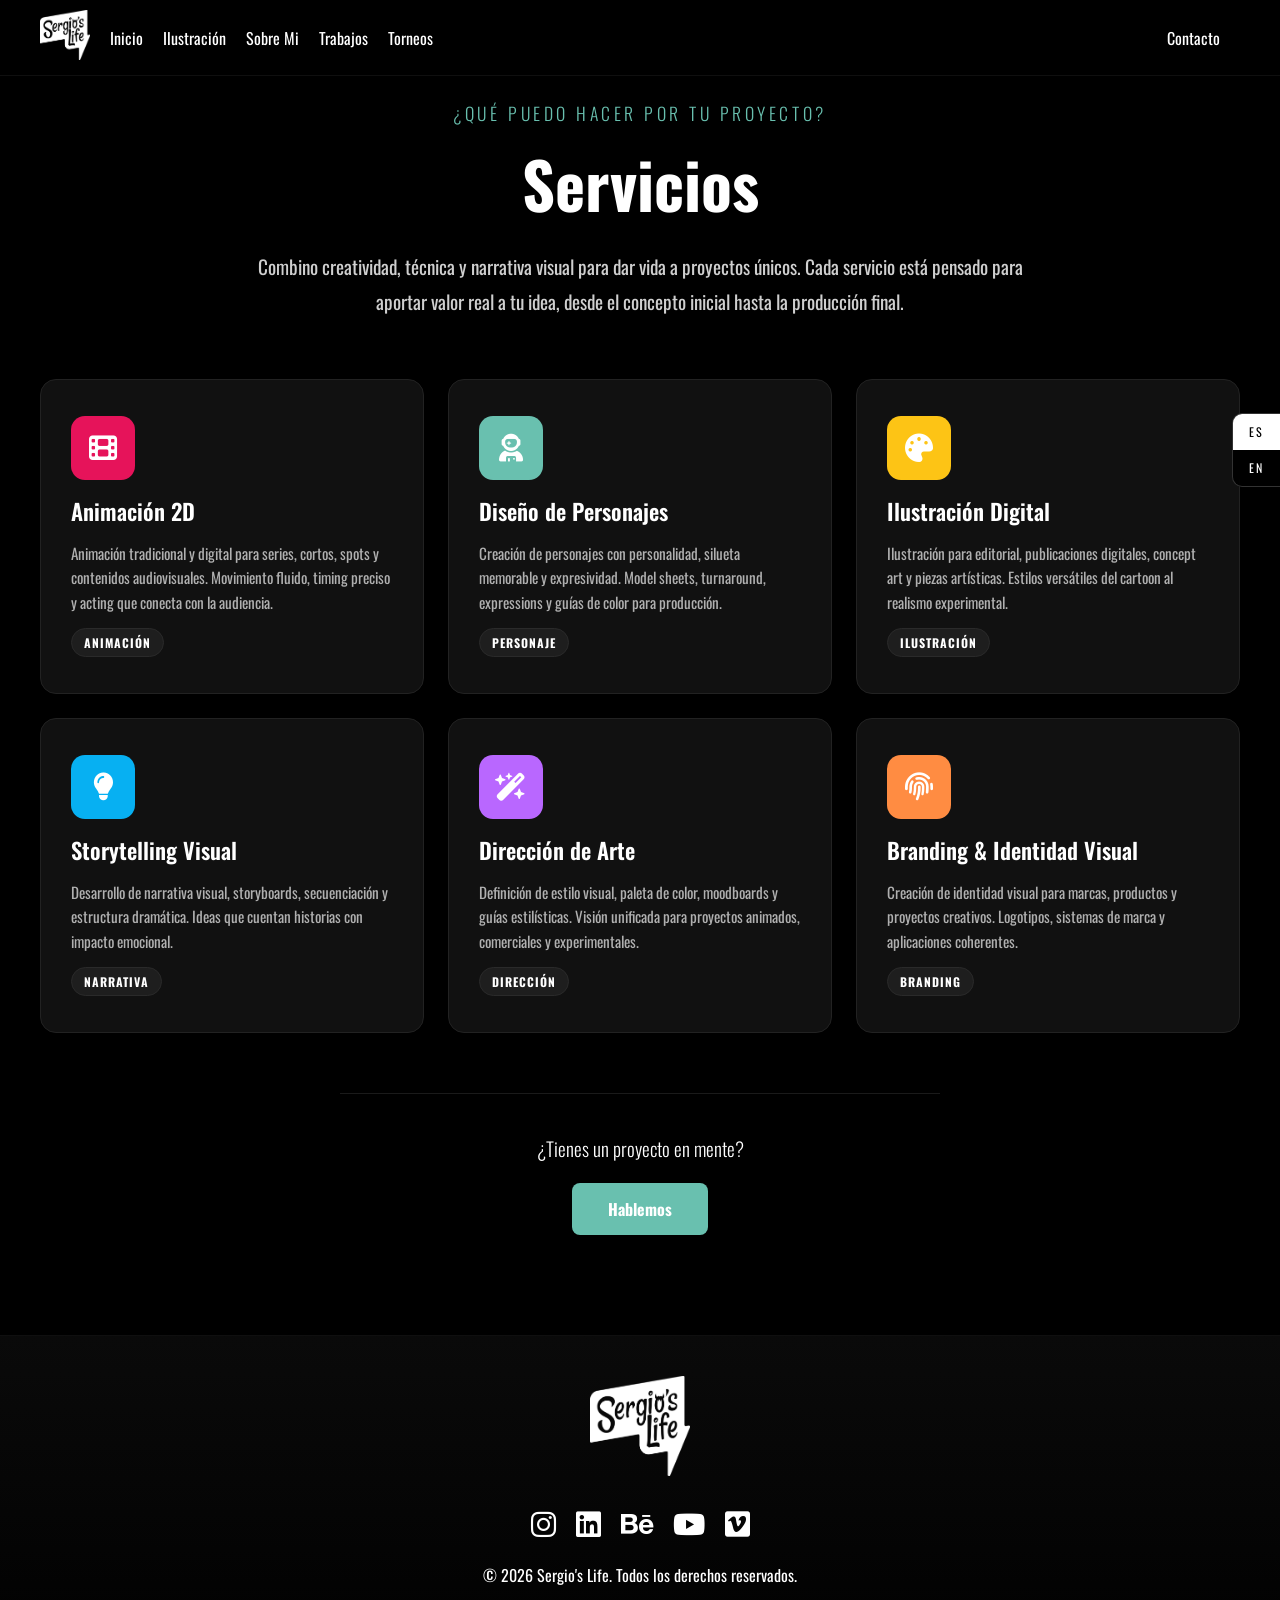
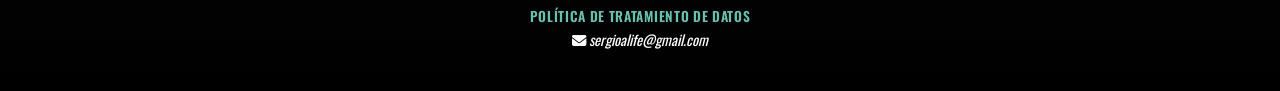
<file: servicios.html>
<!DOCTYPE html>
<html lang="es">
    <head>
        <!-- Configuración básica -->
        <meta charset="UTF-8">
        <meta name="viewport" content="width=device-width, initial-scale=1.0">
    
        <!-- SEO SERVICIOS -->
        <title>Servicios | Animación 2D, Diseño de Personajes e Ilustración | Sergio's Life</title>
        <meta name="description" content="Servicios profesionales de animación 2D, diseño de personajes, ilustración digital, dirección de arte y branding. Proyectos creativos para series, películas y marcas.">
        <meta name="keywords" content="servicios de animación, animación 2D, diseño de personajes, ilustración digital, dirección de arte, branding, identidad visual, Sergio Andrés, Sergio's Life">
        <meta name="author" content="Sergio Andrés Acevedo Mendivelso">
        <meta name="robots" content="index, follow">
        <link rel="canonical" href="https://sergioslife.github.io/servicios.html">
        
        <!-- Verificación Google -->
        <meta name="google-site-verification" content="61DiDm6vonCszSMPL7YmzS-bCnXB_57mQJd4Bk8z6TI">
    
        <!-- Favicon -->
        <link rel="icon" href="favicon.ico" sizes="any">
        <link rel="icon" type="image/svg+xml" href="favicon.svg" media="(prefers-color-scheme: light)">
        <link rel="icon" type="image/svg+xml" href="favicon-dark.svg" media="(prefers-color-scheme: dark)">
        <link rel="icon" type="image/png" sizes="32x32" href="favicon-32.png">
        <link rel="apple-touch-icon" sizes="180x180" href="favicon-180.png">

        <!-- Fuentes con font-display swap explícito -->
        <link rel="preconnect" href="https://fonts.googleapis.com">
        <link rel="preconnect" href="https://fonts.gstatic.com" crossorigin>
        <link href="https://fonts.googleapis.com/css2?family=Oswald:wght@200;300;400;500;600;700&display=swap" rel="stylesheet">
        
        <!-- Iconos -->
        <link rel="stylesheet" href="https://cdnjs.cloudflare.com/ajax/libs/font-awesome/6.5.1/css/all.min.css">
        
        <!-- Estilos -->
        <link rel="stylesheet" href="Css/Style.css">
        <link rel="stylesheet" href="Css/servicios.css">

        <!-- Open Graph / Compartir -->
        <meta property="og:type" content="website">
        <meta property="og:url" content="https://sergioslife.github.io/servicios.html">
        <meta property="og:title" content="Servicios | Animación 2D, Diseño de Personajes e Ilustración | Sergio's Life">
        <meta property="og:description" content="Servicios profesionales de animación 2D, diseño de personajes, ilustración digital, dirección de arte y branding.">
        <meta property="og:image" content="https://sergioslife.github.io/Recursos/logo.png">
        <meta property="og:image:width" content="1200">
        <meta property="og:image:height" content="630">
        <meta name="twitter:card" content="summary_large_image">
        <meta name="twitter:title" content="Servicios | Animación 2D, Diseño de Personajes e Ilustración | Sergio's Life">
        <meta name="twitter:description" content="Servicios profesionales de animación 2D, diseño de personajes, ilustración digital, dirección de arte y branding.">
        <meta name="twitter:image" content="https://sergioslife.github.io/Recursos/logo.png">
        
        <!-- SEO extra -->
        <meta name="theme-color" content="#000000">
    </head>
    
    <body>
    <a href="#main-content" class="skip-link">Saltar al contenido</a>
    <div id="nav-placeholder"></div>
    <main id="main-content">
        <!-- Sección principal Servicios -->
        <section id="servicios" class="servicios-section">
            <div class="servicios-header">
                <p class="servicios-subtitle" data-i18n="services.subtitle">¿Qué puedo hacer por tu proyecto?</p>
                <h1 class="servicios-title" data-i18n="services.title">Servicios</h1>
                <p class="servicios-description" data-i18n="services.description">
                    Combino creatividad, técnica y narrativa visual para dar vida a proyectos únicos. Cada servicio está pensado para aportar valor real a tu idea, desde el concepto inicial hasta la producción final.
                </p>
            </div>

            <div class="servicios-grid">
                <!-- Servicio 1 -->
                <article class="servicio-card" itemscope itemtype="https://schema.org/Service">
                    <div class="servicio-icono" style="background-color: #E6135A;">
                        <i class="fas fa-film" aria-hidden="true"></i>
                    </div>
                    <h3 class="servicio-titulo" itemprop="name" data-i18n="services.card_1.title">Animación 2D</h3>
                    <p class="servicio-descripcion" itemprop="description" data-i18n="services.card_1.desc">
                        Animación tradicional y digital para series, cortos, spots y contenidos audiovisuales. Movimiento fluido, timing preciso y acting que conecta con la audiencia.
                    </p>
                    <span class="servicio-tag" data-i18n="services.card_1.tag">Animación</span>
                </article>

                <!-- Servicio 2 -->
                <article class="servicio-card" itemscope itemtype="https://schema.org/Service">
                    <div class="servicio-icono" style="background-color: #69C0AF;">
                        <i class="fas fa-user-astronaut" aria-hidden="true"></i>
                    </div>
                    <h3 class="servicio-titulo" itemprop="name" data-i18n="services.card_2.title">Diseño de Personajes</h3>
                    <p class="servicio-descripcion" itemprop="description" data-i18n="services.card_2.desc">
                        Creación de personajes con personalidad, silueta memorable y expresividad. Model sheets, turnaround, expressions y guías de color para producción.
                    </p>
                    <span class="servicio-tag" data-i18n="services.card_2.tag">Personaje</span>
                </article>

                <!-- Servicio 3 -->
                <article class="servicio-card" itemscope itemtype="https://schema.org/Service">
                    <div class="servicio-icono" style="background-color: #FDC415;">
                        <i class="fas fa-palette" aria-hidden="true"></i>
                    </div>
                    <h3 class="servicio-titulo" itemprop="name" data-i18n="services.card_3.title">Ilustración Digital</h3>
                    <p class="servicio-descripcion" itemprop="description" data-i18n="services.card_3.desc">
                        Ilustración para editorial, publicaciones digitales, concept art y piezas artísticas. Estilos versátiles del cartoon al realismo experimental.
                    </p>
                    <span class="servicio-tag" data-i18n="services.card_3.tag">Ilustración</span>
                </article>

                <!-- Servicio 4 -->
                <article class="servicio-card" itemscope itemtype="https://schema.org/Service">
                    <div class="servicio-icono" style="background-color: #07B0F2;">
                        <i class="fas fa-lightbulb" aria-hidden="true"></i>
                    </div>
                    <h3 class="servicio-titulo" itemprop="name" data-i18n="services.card_4.title">Storytelling Visual</h3>
                    <p class="servicio-descripcion" itemprop="description" data-i18n="services.card_4.desc">
                        Desarrollo de narrativa visual, storyboards, secuenciación y estructura dramática. Ideas que cuentan historias con impacto emocional.
                    </p>
                    <span class="servicio-tag" data-i18n="services.card_4.tag">Narrativa</span>
                </article>

                <!-- Servicio 5 -->
                <article class="servicio-card" itemscope itemtype="https://schema.org/Service">
                    <div class="servicio-icono" style="background-color: #B967FF;">
                        <i class="fas fa-wand-magic-sparkles" aria-hidden="true"></i>
                    </div>
                    <h3 class="servicio-titulo" itemprop="name" data-i18n="services.card_5.title">Dirección de Arte</h3>
                    <p class="servicio-descripcion" itemprop="description" data-i18n="services.card_5.desc">
                        Definición de estilo visual, paleta de color, moodboards y guías estilísticas. Visión unificada para proyectos animados, comerciales y experimentales.
                    </p>
                    <span class="servicio-tag" data-i18n="services.card_5.tag">Dirección</span>
                </article>

                <!-- Servicio 6 -->
                <article class="servicio-card" itemscope itemtype="https://schema.org/Service">
                    <div class="servicio-icono" style="background-color: #FF8C42;">
                        <i class="fas fa-fingerprint" aria-hidden="true"></i>
                    </div>
                    <h3 class="servicio-titulo" itemprop="name" data-i18n="services.card_6.title">Branding & Identidad Visual</h3>
                    <p class="servicio-descripcion" itemprop="description" data-i18n="services.card_6.desc">
                        Creación de identidad visual para marcas, productos y proyectos creativos. Logotipos, sistemas de marca y aplicaciones coherentes.
                    </p>
                    <span class="servicio-tag" data-i18n="services.card_6.tag">Branding</span>
                </article>
            </div>

            <div class="servicios-cta">
                <p class="servicios-cta-text" data-i18n="services.cta_text">¿Tienes un proyecto en mente?</p>
                <a href="contacto.html" class="servicios-cta-btn" data-i18n="services.cta_btn">Hablemos</a>
            </div>
        </section>
    </main>

    <div id="footer-placeholder"></div>

    <div class="line"></div>

    <!-- Scripts -->
    <script src="js/i18n.js"></script>
    <script src="js/includes.js"></script>
    <script src="js/typewriter.js"></script>

    <!-- Language Switcher -->
    <div class="lang-switcher" aria-label="Language selector">
        <button class="lang-btn active" data-lang="es" aria-label="Español" onclick="window.setLanguage('es')">ES</button>
        <button class="lang-btn" data-lang="en" aria-label="English" onclick="window.setLanguage('en')">EN</button>
    </div>
</body>
</html>
</file>
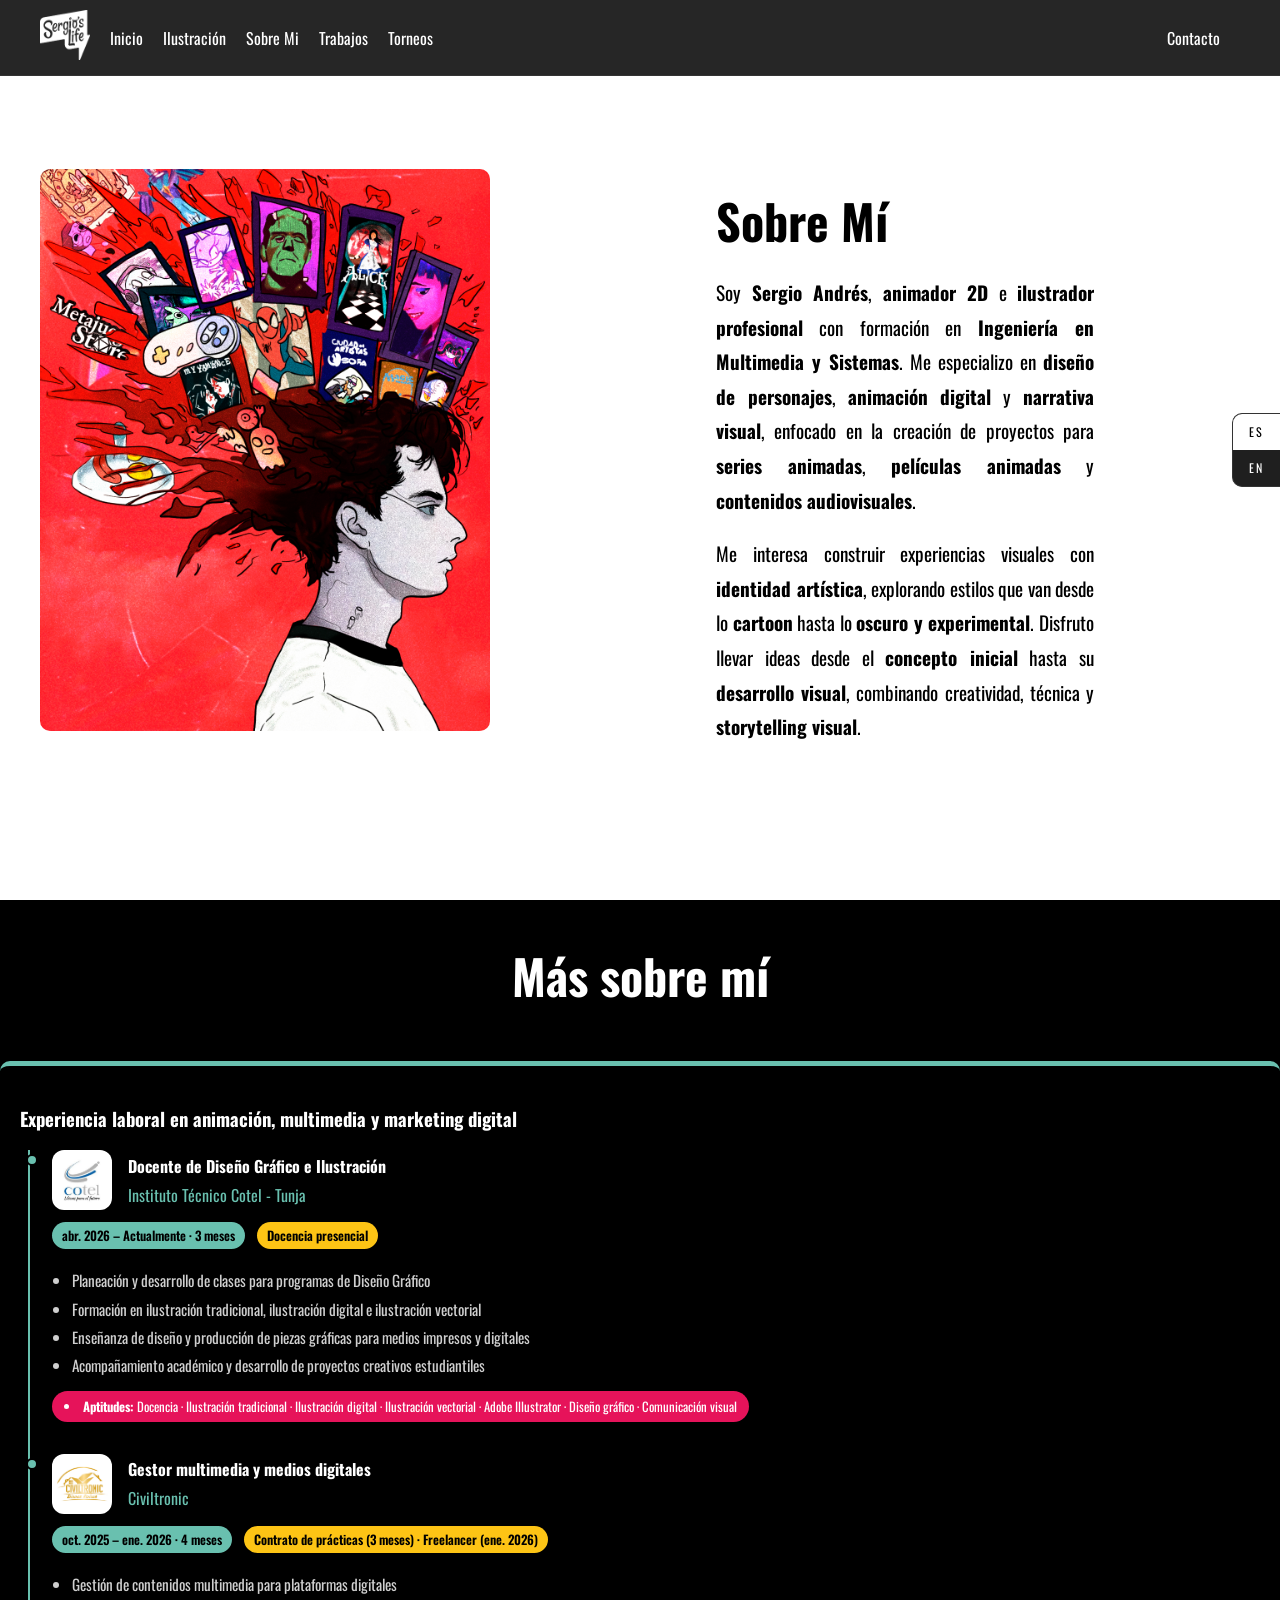
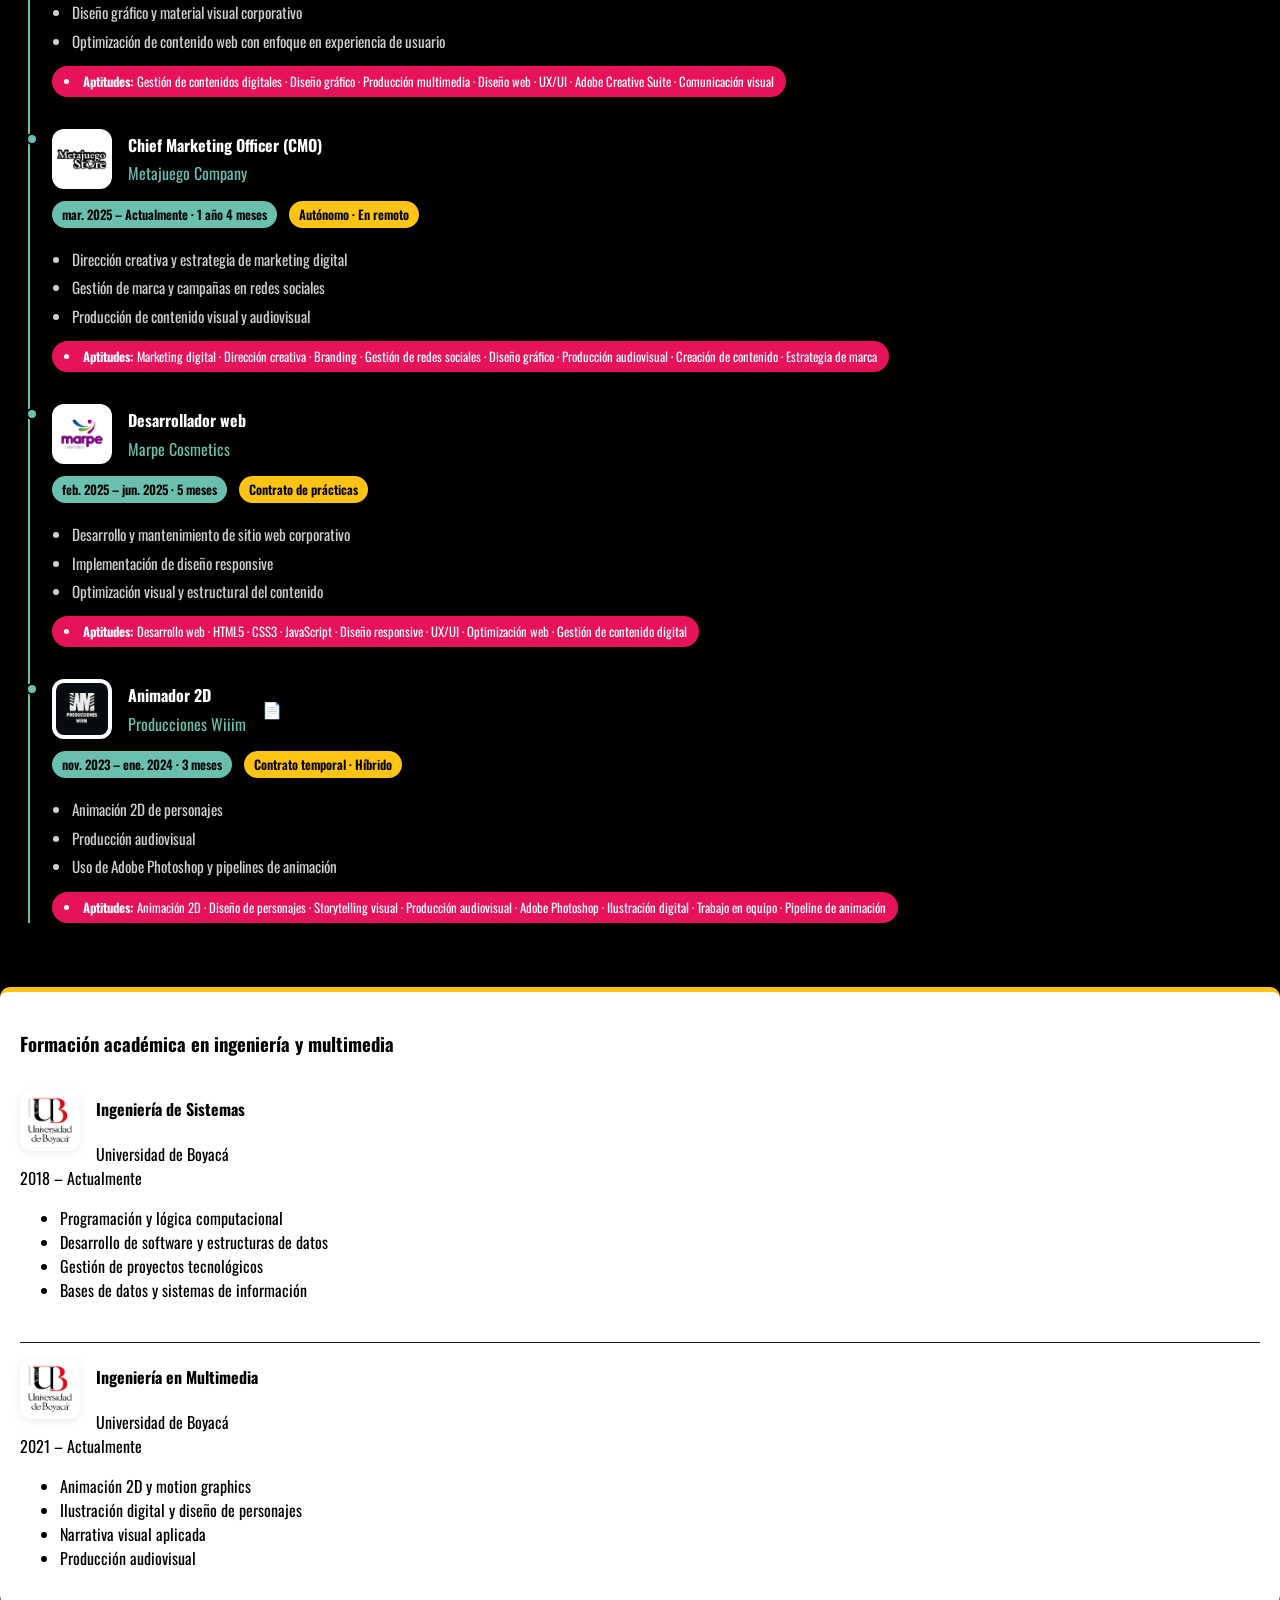
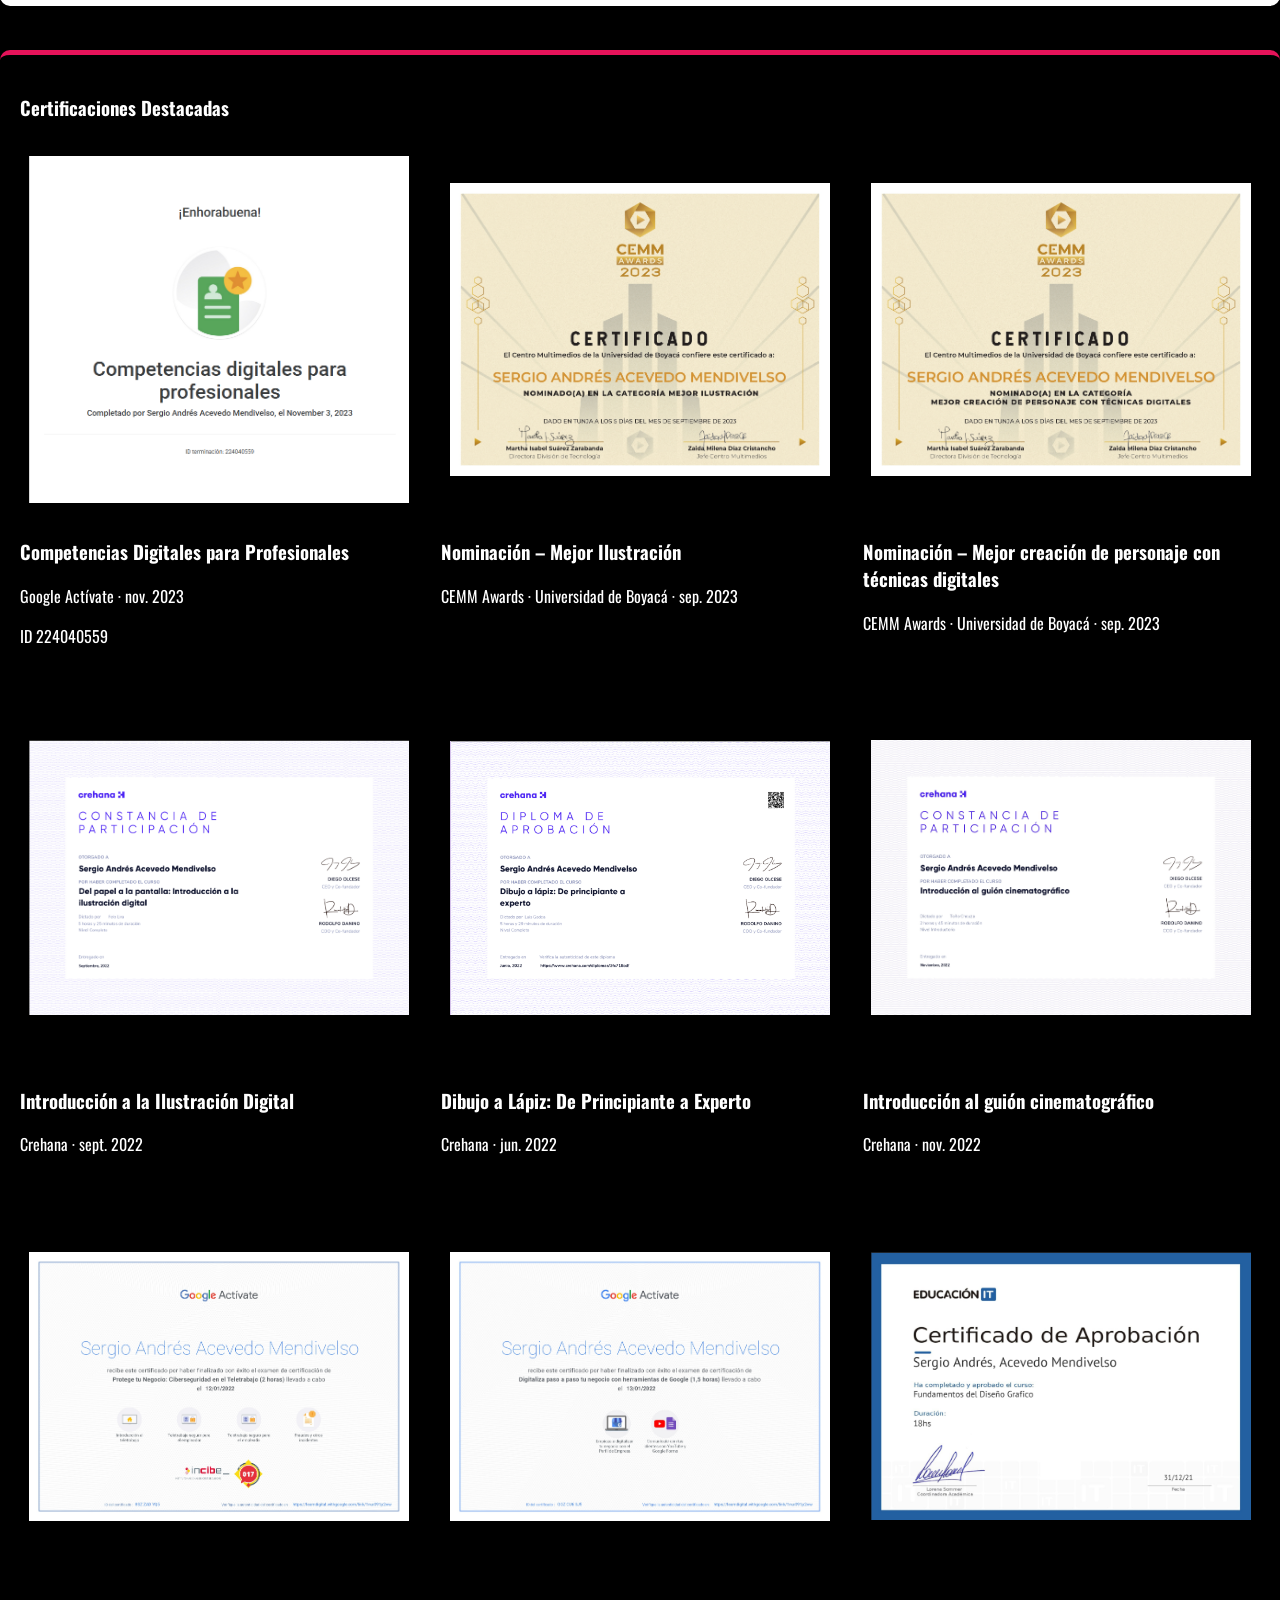
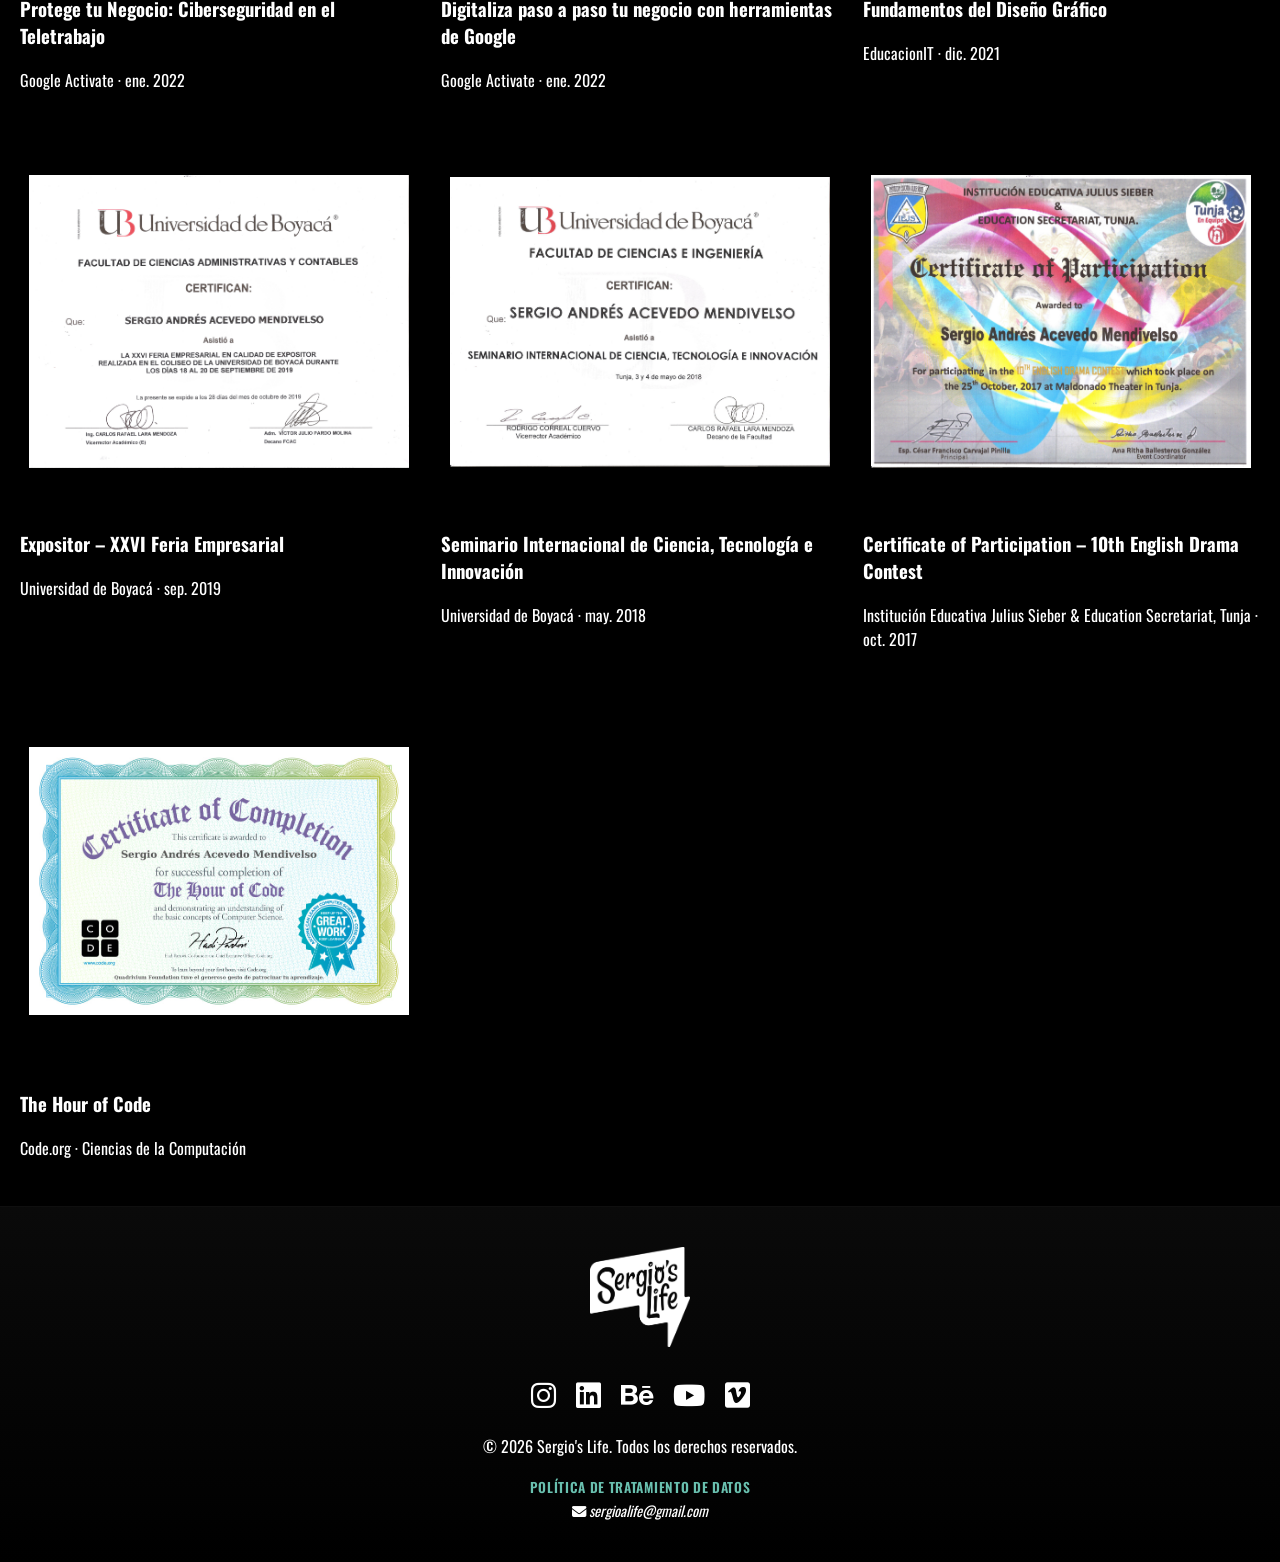
<file: sobre-mi.html>
<!DOCTYPE html>
<html lang="es">
<head>
    <meta charset="UTF-8">
    <meta name="viewport" content="width=device-width, initial-scale=1.0">
    <title>Sobre Mí | Sergio's Life</title>
    <meta name="description" content="Conocé a Sergio Andrés, animador 2D e ilustrador profesional especializado en diseño de personajes, narrativa visual y animación digital.">
    <link rel="canonical" href="https://sergioslife.github.io/sobre-mi.html">
    
    <link rel="preconnect" href="https://fonts.googleapis.com">
    <link rel="preconnect" href="https://fonts.gstatic.com" crossorigin>
    <link href="https://fonts.googleapis.com/css2?family=Oswald:wght@200;300;400;500;600;700&display=swap" rel="stylesheet">
    <link rel="stylesheet" href="https://cdnjs.cloudflare.com/ajax/libs/font-awesome/6.5.1/css/all.min.css">
    <link rel="stylesheet" href="Css/Style.css">
    
    <link rel="icon" type="image/svg+xml" href="favicon.svg" media="(prefers-color-scheme: light)">
    <link rel="icon" type="image/svg+xml" href="favicon-dark.svg" media="(prefers-color-scheme: dark)">
    <link rel="icon" type="image/png" href="favicon.png">
</head>
<body>
    <a href="#main-content" class="skip-link">Saltar al contenido</a>
    <div id="nav-placeholder"></div>

    <main id="main-content">
        <section id="sobre-mi" class="about-section" aria-labelledby="about-title">
            <div class="about-content">
                <img 
                    src="Recursos/SergiosLife.png"
                    alt="Retrato de Sergio Andrés, animador 2D e ilustrador especializado en diseño de personajes"
                    class="about-photo"
                    loading="lazy"
                    width="400"
                    height="400"
                >

                <article class="about-text">
                    <h2 id="about-title" class="about-title" data-i18n="about.title">
                        Sobre Mí
                    </h2>

                    <p class="about-description" data-i18n="about.desc_1">
                        Soy <strong>Sergio Andrés</strong>, <strong>animador 2D</strong> e
                        <strong>ilustrador profesional</strong> con formación en
                        <strong>Ingeniería en Multimedia y Sistemas</strong>. Me especializo en
                        <strong>diseño de personajes</strong>, <strong>animación digital</strong> y
                        <strong>narrativa visual</strong>, enfocado en la creación de proyectos para
                        <strong>series animadas</strong>, <strong>películas animadas</strong> y
                        <strong>contenidos audiovisuales</strong>.
                    </p>

                    <p class="about-description" data-i18n="about.desc_2">
                        Me interesa construir experiencias visuales con <strong>identidad artística</strong>,
                        explorando estilos que van desde lo <strong>cartoon</strong> hasta lo
                        <strong>oscuro y experimental</strong>. Disfruto llevar ideas desde el
                        <strong>concepto inicial</strong> hasta su <strong>desarrollo visual</strong>,
                        combinando creatividad, técnica y <strong>storytelling visual</strong>.
                    </p>
                </article>
            </div>
        </section>

        <section 
            id="additional-sections" 
            class="qualification section bd-container"
            aria-labelledby="more-about-title"
        >
            <h2 id="more-about-title" class="trabajos-title" data-i18n="more.title">
                Más sobre mí
            </h2>

            <div class="qualification__container bd-grid">
                <section class="qualification__content experience-box" aria-labelledby="experience-title">
                    <h3 id="experience-title" class="qualification__title" data-i18n="exp.title">
                        Experiencia laboral en animación, multimedia y marketing digital
                    </h3>

                    <div class="timeline">
                        <article class="timeline-item">
                            <div class="experience-header">
                                <img src="Recursos/experiencia/cotel.jpg" alt="Logo Instituto Técnico Cotel" class="experience-logo" loading="lazy">
                                <div class="experience-company-info">
                                    <h4 class="experience-role" data-i18n="exp.cotel.role">Docente de Diseño Gráfico e Ilustración</h4>
                                    <a href="https://www.instagram.com/cotel_tunja_edu/?hl=es-la" target="_blank" rel="noopener noreferrer" class="experience-company" data-i18n="exp.cotel.company">Instituto Técnico Cotel - Tunja</a>
                                </div>
                            </div>
                            <span class="timeline-duration">abr. 2026 – Actualmente · 3 meses</span>
                            <small class="experience-type" data-i18n="exp.cotel.type">Docencia presencial</small>
                            <ul class="experience-tasks" data-i18n="exp.cotel.tasks">
                                <li>Planeación y desarrollo de clases para programas de Diseño Gráfico</li>
                                <li>Formación en ilustración tradicional, ilustración digital e ilustración vectorial</li>
                                <li>Enseñanza de diseño y producción de piezas gráficas para medios impresos y digitales</li>
                                <li>Acompañamiento académico y desarrollo de proyectos creativos estudiantiles</li>
                            </ul>
                            <small class="experience-skills" data-i18n="exp.cotel.skills"><strong>Aptitudes:</strong> Docencia · Ilustración tradicional · Ilustración digital · Ilustración vectorial · Adobe Illustrator · Diseño gráfico · Comunicación visual</small>
                        </article>

                        <article class="timeline-item">
                            <div class="experience-header">
                                <img src="Recursos/experiencia/Civiltronic.png" alt="Logo Civiltronic" class="experience-logo" loading="lazy">
                                <div class="experience-company-info">
                                    <h4 class="experience-role" data-i18n="exp.civiltronic.role">Gestor multimedia y medios digitales</h4>
                                    <a href="https://civiltronic.com" target="_blank" rel="noopener noreferrer" class="experience-company" data-i18n="exp.civiltronic.company">Civiltronic</a>
                                </div>
                            </div>
                            <span class="timeline-duration">oct. 2025 – ene. 2026 · 4 meses</span>
                            <small class="experience-type" data-i18n="exp.civiltronic.type">Contrato de prácticas (3 meses) · Freelancer (ene. 2026)</small>
                            <ul class="experience-tasks" data-i18n="exp.civiltronic.tasks">
                                <li>Gestión de contenidos multimedia para plataformas digitales</li>
                                <li>Diseño gráfico y material visual corporativo</li>
                                <li>Optimización de contenido web con enfoque en experiencia de usuario</li>
                            </ul>
                            <small class="experience-skills" data-i18n="exp.civiltronic.skills"><strong>Aptitudes:</strong> Gestión de contenidos digitales · Diseño gráfico · Producción multimedia · Diseño web · UX/UI · Adobe Creative Suite · Comunicación visual</small>
                        </article>

                        <article class="timeline-item">
                            <div class="experience-header">
                                <img src="Recursos/experiencia/MetajuegoStore.avif" alt="Logo Metajuego Company" class="experience-logo" loading="lazy">
                                <div class="experience-company-info">
                                    <h4 class="experience-role" data-i18n="exp.metajuego.role">Chief Marketing Officer (CMO)</h4>
                                    <a href="https://metajuego.com.co/" target="_blank" rel="noopener noreferrer" class="experience-company" data-i18n="exp.metajuego.company">Metajuego Company</a>
                                </div>
                            </div>
                            <span class="timeline-duration">mar. 2025 – Actualmente · 1 año 4 meses</span>
                            <small class="experience-type" data-i18n="exp.metajuego.type">Autónomo · En remoto</small>
                            <ul class="experience-tasks" data-i18n="exp.metajuego.tasks">
                                <li>Dirección creativa y estrategia de marketing digital</li>
                                <li>Gestión de marca y campañas en redes sociales</li>
                                <li>Producción de contenido visual y audiovisual</li>
                            </ul>
                            <small class="experience-skills" data-i18n="exp.metajuego.skills"><strong>Aptitudes:</strong> Marketing digital · Dirección creativa · Branding · Gestión de redes sociales · Diseño gráfico · Producción audiovisual · Creación de contenido · Estrategia de marca</small>
                        </article>

                        <article class="timeline-item">
                            <div class="experience-header">
                                <img src="Recursos/experiencia/MarpeCosmetic.avif" alt="Logo Marpe Cosmetics" class="experience-logo" loading="lazy">
                                <div class="experience-company-info">
                                    <h4 class="experience-role" data-i18n="exp.marpe.role">Desarrollador web</h4>
                                    <a href="https://marpecosmetics.com" target="_blank" rel="noopener noreferrer" class="experience-company" data-i18n="exp.marpe.company">Marpe Cosmetics</a>
                                </div>
                            </div>
                            <span class="timeline-duration">feb. 2025 – jun. 2025 · 5 meses</span>
                            <small class="experience-type" data-i18n="exp.marpe.type">Contrato de prácticas</small>
                            <ul class="experience-tasks" data-i18n="exp.marpe.tasks">
                                <li>Desarrollo y mantenimiento de sitio web corporativo</li>
                                <li>Implementación de diseño responsive</li>
                                <li>Optimización visual y estructural del contenido</li>
                            </ul>
                            <small class="experience-skills" data-i18n="exp.marpe.skills"><strong>Aptitudes:</strong> Desarrollo web · HTML5 · CSS3 · JavaScript · Diseño responsive · UX/UI · Optimización web · Gestión de contenido digital</small>
                        </article>

                        <article class="timeline-item">
                            <div class="experience-header">
                                <img src="Recursos/experiencia/ProduccionesWiim.png" alt="Logo Producciones Wiiim" class="experience-logo" loading="lazy">
                                <div class="experience-company-info">
                                    <h4 class="experience-role" data-i18n="exp.wiim.role">Animador 2D</h4>
                                    <a href="https://www.instagram.com/prod_wiiim/" target="_blank" rel="noopener noreferrer" class="experience-company" data-i18n="exp.wiim.company">Producciones Wiiim</a>
                                </div>
                                <a href="https://drive.google.com/file/d/1NtRYclKxBU2K1u8W2GMTOUlZmQD_KaGH/view?usp=sharing" target="_blank" rel="noopener noreferrer" class="experience-cert-icon" title="Ver certificación laboral">📄</a>
                            </div>
                            <span class="timeline-duration">nov. 2023 – ene. 2024 · 3 meses</span>
                            <small class="experience-type" data-i18n="exp.wiim.type">Contrato temporal · Híbrido</small>
                            <ul class="experience-tasks" data-i18n="exp.wiim.tasks">
                                <li>Animación 2D de personajes</li>
                                <li>Producción audiovisual</li>
                                <li>Uso de Adobe Photoshop y pipelines de animación</li>
                            </ul>
                            <small class="experience-skills" data-i18n="exp.wiim.skills"><strong>Aptitudes:</strong> Animación 2D · Diseño de personajes · Storytelling visual · Producción audiovisual · Adobe Photoshop · Ilustración digital · Trabajo en equipo · Pipeline de animación</small>
                        </article>
                    </div>
                </section>

                <section class="qualification__content education-box light" aria-labelledby="education-title">
                    <h3 id="education-title" class="qualification__title" data-i18n="edu.title">
                        Formación académica en ingeniería y multimedia
                    </h3>

                    <article class="education-item">
                        <div class="education-header">
                            <img src="Recursos/educacion/udb.png" alt="Universidad de Boyacá" class="education-logo" loading="lazy">
                            <div>
                                <h4 class="education-degree" data-i18n="edu.udb1.degree">Ingeniería de Sistemas</h4>
                                <span class="education-institution" data-i18n="edu.udb1.school">Universidad de Boyacá</span>
                            </div>
                        </div>
                        <time class="education-date" datetime="2018-01">2018 – Actualmente</time>
                        <ul class="education-focus" data-i18n="edu.udb1.focus">
                            <li>Programación y lógica computacional</li>
                            <li>Desarrollo de software y estructuras de datos</li>
                            <li>Gestión de proyectos tecnológicos</li>
                            <li>Bases de datos y sistemas de información</li>
                        </ul>
                    </article>

                    <article class="education-item">
                        <div class="education-header">
                            <img src="Recursos/educacion/udb.png" alt="Universidad de Boyacá" class="education-logo" loading="lazy">
                            <div>
                                <h4 class="education-degree" data-i18n="edu.udb2.degree">Ingeniería en Multimedia</h4>
                                <span class="education-institution" data-i18n="edu.udb2.school">Universidad de Boyacá</span>
                            </div>
                        </div>
                        <time class="education-date" datetime="2021-01">2021 – Actualmente</time>
                        <ul class="education-focus" data-i18n="edu.udb2.focus">
                            <li>Animación 2D y motion graphics</li>
                            <li>Ilustración digital y diseño de personajes</li>
                            <li>Narrativa visual aplicada</li>
                            <li>Producción audiovisual</li>
                        </ul>
                    </article>
                </section>

                <div class="qualification__content certification-box">
                    <h3 class="qualification__title" data-i18n="cert.title">Certificaciones Destacadas</h3>
                    <div class="certifications__container">
                        <div class="certifications__card">
                            <div class="certifications__img-wrapper">
                                <img src="Recursos/certificados/Competencias digitales para profesionales.png" alt="Google Actívate" class="certifications__img">
                            </div>
                            <h3 class="certifications__title" data-i18n="cert.1.title">Competencias Digitales para Profesionales</h3>
                            <p class="certifications__meta" data-i18n="cert.1.meta">Google Actívate · nov. 2023</p>
                            <p class="certifications__id" data-i18n="cert.1.id">ID 224040559</p>
                        </div>

                        <div class="certifications__card">
                            <div class="certifications__img-wrapper">
                                <img src="Recursos/certificados/2023 - Nominado(a) en la categoría mejor ilustración_page-0001.jpg" alt="Nominación Mejor Ilustración" class="certifications__img">
                            </div>
                            <h3 class="certifications__title" data-i18n="cert.2.title">Nominación – Mejor Ilustración</h3>
                            <p class="certifications__meta" data-i18n="cert.2.meta">CEMM Awards · Universidad de Boyacá · sep. 2023</p>
                        </div>

                        <div class="certifications__card">
                            <div class="certifications__img-wrapper">
                                <img src="Recursos/certificados/2023 - Nominado(a) en la categorí mejor creación de personaje con técnicas digitales.jpg" alt="Nominación Mejor creación de personaje con técnicas digitales" class="certifications__img">
                            </div>
                            <h3 class="certifications__title" data-i18n="cert.3.title">Nominación – Mejor creación de personaje con técnicas digitales</h3>
                            <p class="certifications__meta" data-i18n="cert.3.meta">CEMM Awards · Universidad de Boyacá · sep. 2023</p>
                        </div>

                        <div class="certifications__card">
                            <div class="certifications__img-wrapper">
                                <img src="Recursos/certificados/Introducción_a_la_ilustración_digital.png" alt="Crehana" class="certifications__img">
                            </div>
                            <h3 class="certifications__title" data-i18n="cert.4.title">Introducción a la Ilustración Digital</h3>
                            <p class="certifications__meta" data-i18n="cert.4.meta">Crehana · sept. 2022</p>
                        </div>

                        <div class="certifications__card">
                            <div class="certifications__img-wrapper">
                                <img src="Recursos/certificados/Dibujo a Lápiz.png" alt="Crehana" class="certifications__img">
                            </div>
                            <h3 class="certifications__title" data-i18n="cert.5.title">Dibujo a Lápiz: De Principiante a Experto</h3>
                            <p class="certifications__meta" data-i18n="cert.5.meta">Crehana · jun. 2022</p>
                        </div>

                        <div class="certifications__card">
                            <div class="certifications__img-wrapper">
                                <img src="Recursos/certificados/2022 - Introducion al Guion cinematografico.jpg" alt="Introducción al guión cinematográfico" class="certifications__img">
                            </div>
                            <h3 class="certifications__title" data-i18n="cert.6.title">Introducción al guión cinematográfico</h3>
                            <p class="certifications__meta" data-i18n="cert.6.meta">Crehana · nov. 2022</p>
                        </div>

                        <div class="certifications__card">
                            <div class="certifications__img-wrapper">
                                <img src="Recursos/certificados/2022 - Protege tu Negocio_ Ciberseguridad en el Teletrabajo.jpg" alt="Protege tu Negocio: Ciberseguridad en el Teletrabajo" class="certifications__img">
                            </div>
                            <h3 class="certifications__title" data-i18n="cert.7.title">Protege tu Negocio: Ciberseguridad en el Teletrabajo</h3>
                            <p class="certifications__meta" data-i18n="cert.7.meta">Google Activate · ene. 2022</p>
                        </div>

                        <div class="certifications__card">
                            <div class="certifications__img-wrapper">
                                <img src="Recursos/certificados/2022 - Digitaliza paso a paso tu negocio con herramientas de Google.jpg" alt="Digitaliza paso a paso tu negocio con herramientas de Google" class="certifications__img">
                            </div>
                            <h3 class="certifications__title" data-i18n="cert.8.title">Digitaliza paso a paso tu negocio con herramientas de Google</h3>
                            <p class="certifications__meta" data-i18n="cert.8.meta">Google Activate · ene. 2022</p>
                        </div>

                        <div class="certifications__card">
                            <div class="certifications__img-wrapper">
                                <img src="Recursos/certificados/Fundamentos del Diseño Grafico.png" alt="Crehana" class="certifications__img">
                            </div>
                            <h3 class="certifications__title" data-i18n="cert.9.title">Fundamentos del Diseño Gráfico</h3>
                            <p class="certifications__meta" data-i18n="cert.9.meta">EducacionIT · dic. 2021</p>
                        </div>

                        <div class="certifications__card">
                            <div class="certifications__img-wrapper">
                                <img src="Recursos/certificados/2019 - LA XXVI FERIA EMPRESARIAL EN CALIDAD DE EXPOSITOR REALIZADA EN EL COLISEO DE LA UNIVERSIDAD DE BOYACÁ DURANTE LOS DÍAS 18 AL 20 DE SEPTIEMBRE DE 2019.jpg" alt="Expositor XXVI Feria Empresarial Universidad de Boyacá" class="certifications__img">
                            </div>
                            <h3 class="certifications__title" data-i18n="cert.10.title">Expositor – XXVI Feria Empresarial</h3>
                            <p class="certifications__meta" data-i18n="cert.10.meta">Universidad de Boyacá · sep. 2019</p>
                        </div>

                        <div class="certifications__card">
                            <div class="certifications__img-wrapper">
                                <img src="Recursos/certificados/2018 - SEMINARIO INTERNACIONAL DE CIENCIA, TECNOLOGÍA E INNOVACIÓN. .jpg" alt="Seminario Internacional de Ciencia, Tecnología e Innovación" class="certifications__img">
                            </div>
                            <h3 class="certifications__title" data-i18n="cert.11.title">Seminario Internacional de Ciencia, Tecnología e Innovación</h3>
                            <p class="certifications__meta" data-i18n="cert.11.meta">Universidad de Boyacá · may. 2018</p>
                        </div>

                        <div class="certifications__card">
                            <div class="certifications__img-wrapper">
                                <img src="Recursos/certificados/2017 - For participating in the 10th ENGLISH DRAMA CONTEST which took place on the 25th October, 2017 at Maldonado Theater in Tunja..jpg" alt="Certificate of Participation - 10th English Drama Contest" class="certifications__img">
                            </div>
                            <h3 class="certifications__title" data-i18n="cert.12.title">Certificate of Participation – 10th English Drama Contest</h3>
                            <p class="certifications__meta" data-i18n="cert.12.meta">Institución Educativa Julius Sieber & Education Secretariat, Tunja · oct. 2017</p>
                        </div>

                        <div class="certifications__card">
                            <div class="certifications__img-wrapper">
                                <img src="Recursos/certificados/The Hour of Code and demonstrating an understanding of the basic concepts of Computer Science..jpg" alt="The Hour of Code - Code.org" class="certifications__img">
                            </div>
                            <h3 class="certifications__title" data-i18n="cert.13.title">The Hour of Code</h3>
                            <p class="certifications__meta" data-i18n="cert.13.meta">Code.org · Ciencias de la Computación</p>
                        </div>
                    </div>
                </div>
            </div>
        </section>
    </main>

    <div id="footer-placeholder"></div>

    <div class="line"></div>

    <script src="js/main.js" defer></script>
    <script src="js/i18n.js"></script>
    <script src="js/includes.js"></script>
    <script src="js/typewriter.js"></script>

    <div class="lang-switcher" aria-label="Language selector">
        <button class="lang-btn active" data-lang="es" aria-label="Español" onclick="window.setLanguage('es')">ES</button>
        <button class="lang-btn" data-lang="en" aria-label="English" onclick="window.setLanguage('en')">EN</button>
    </div>
</body>
</html>
</file>
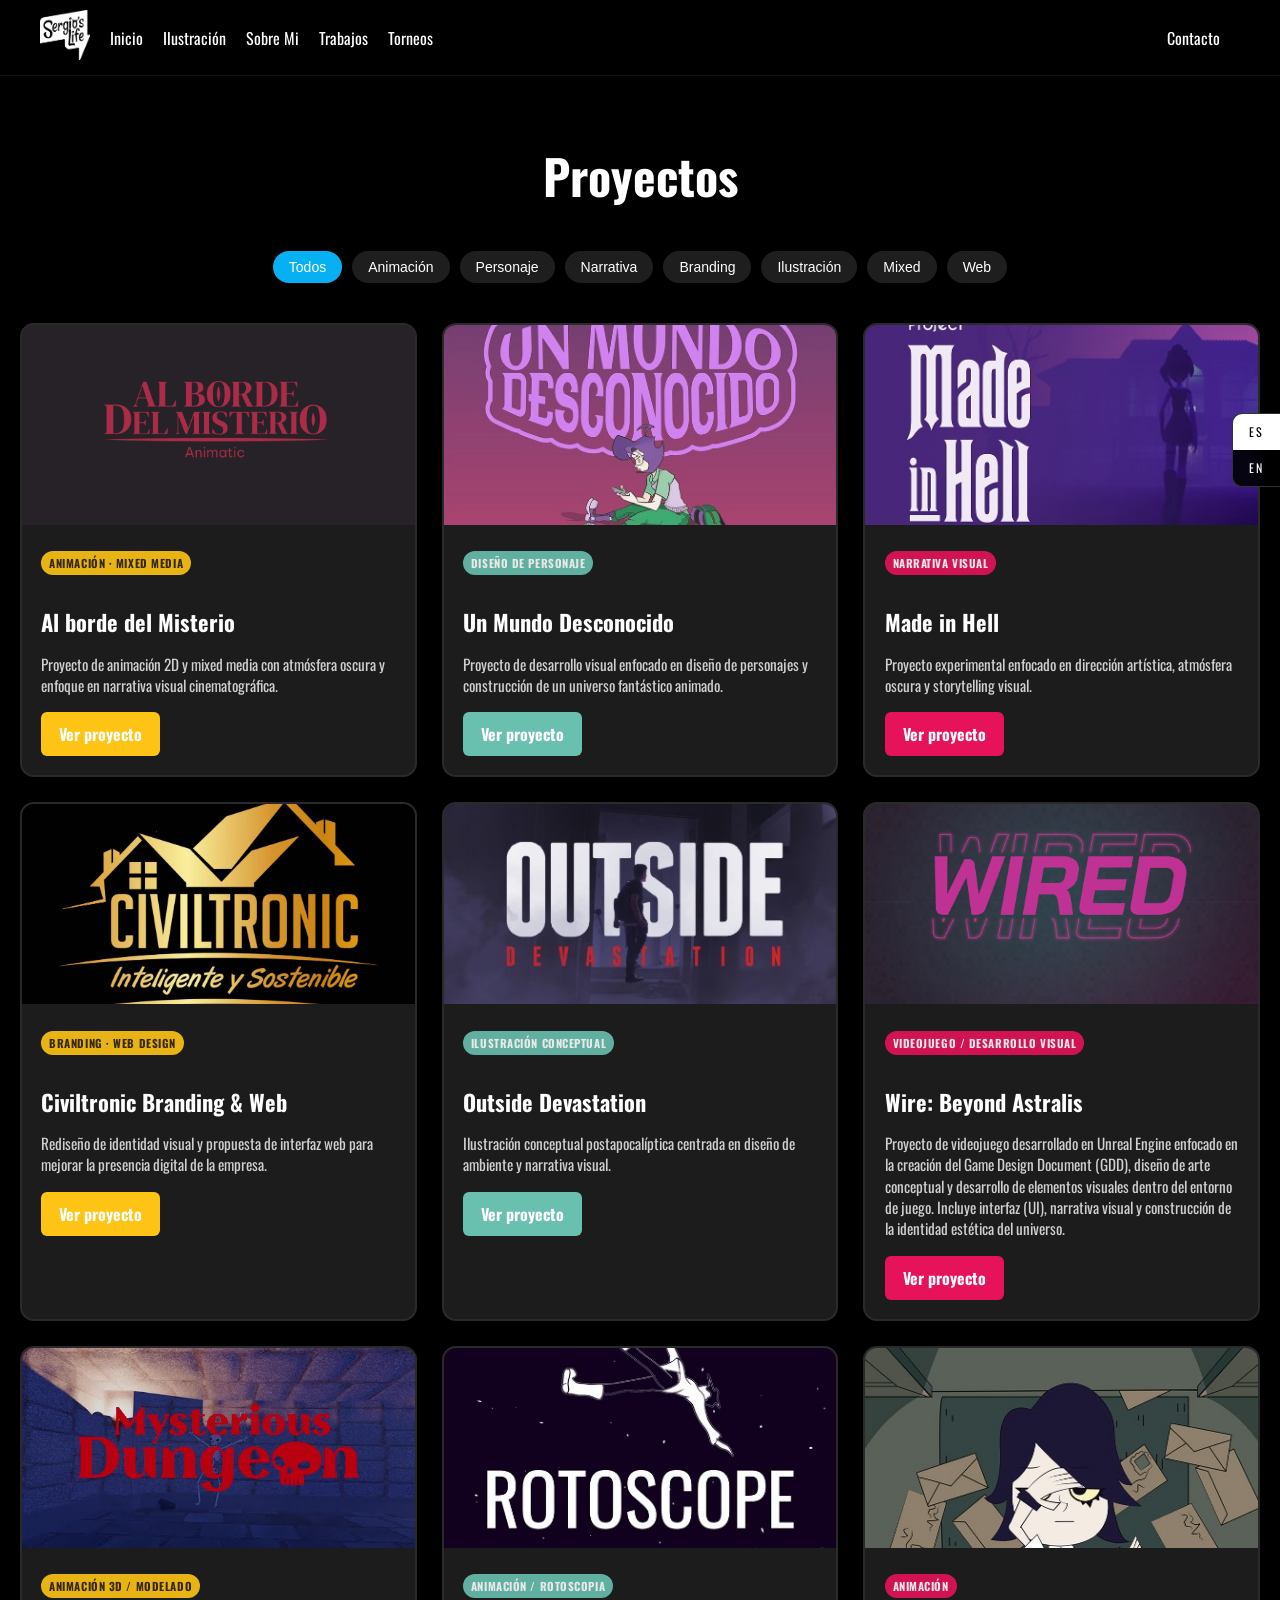
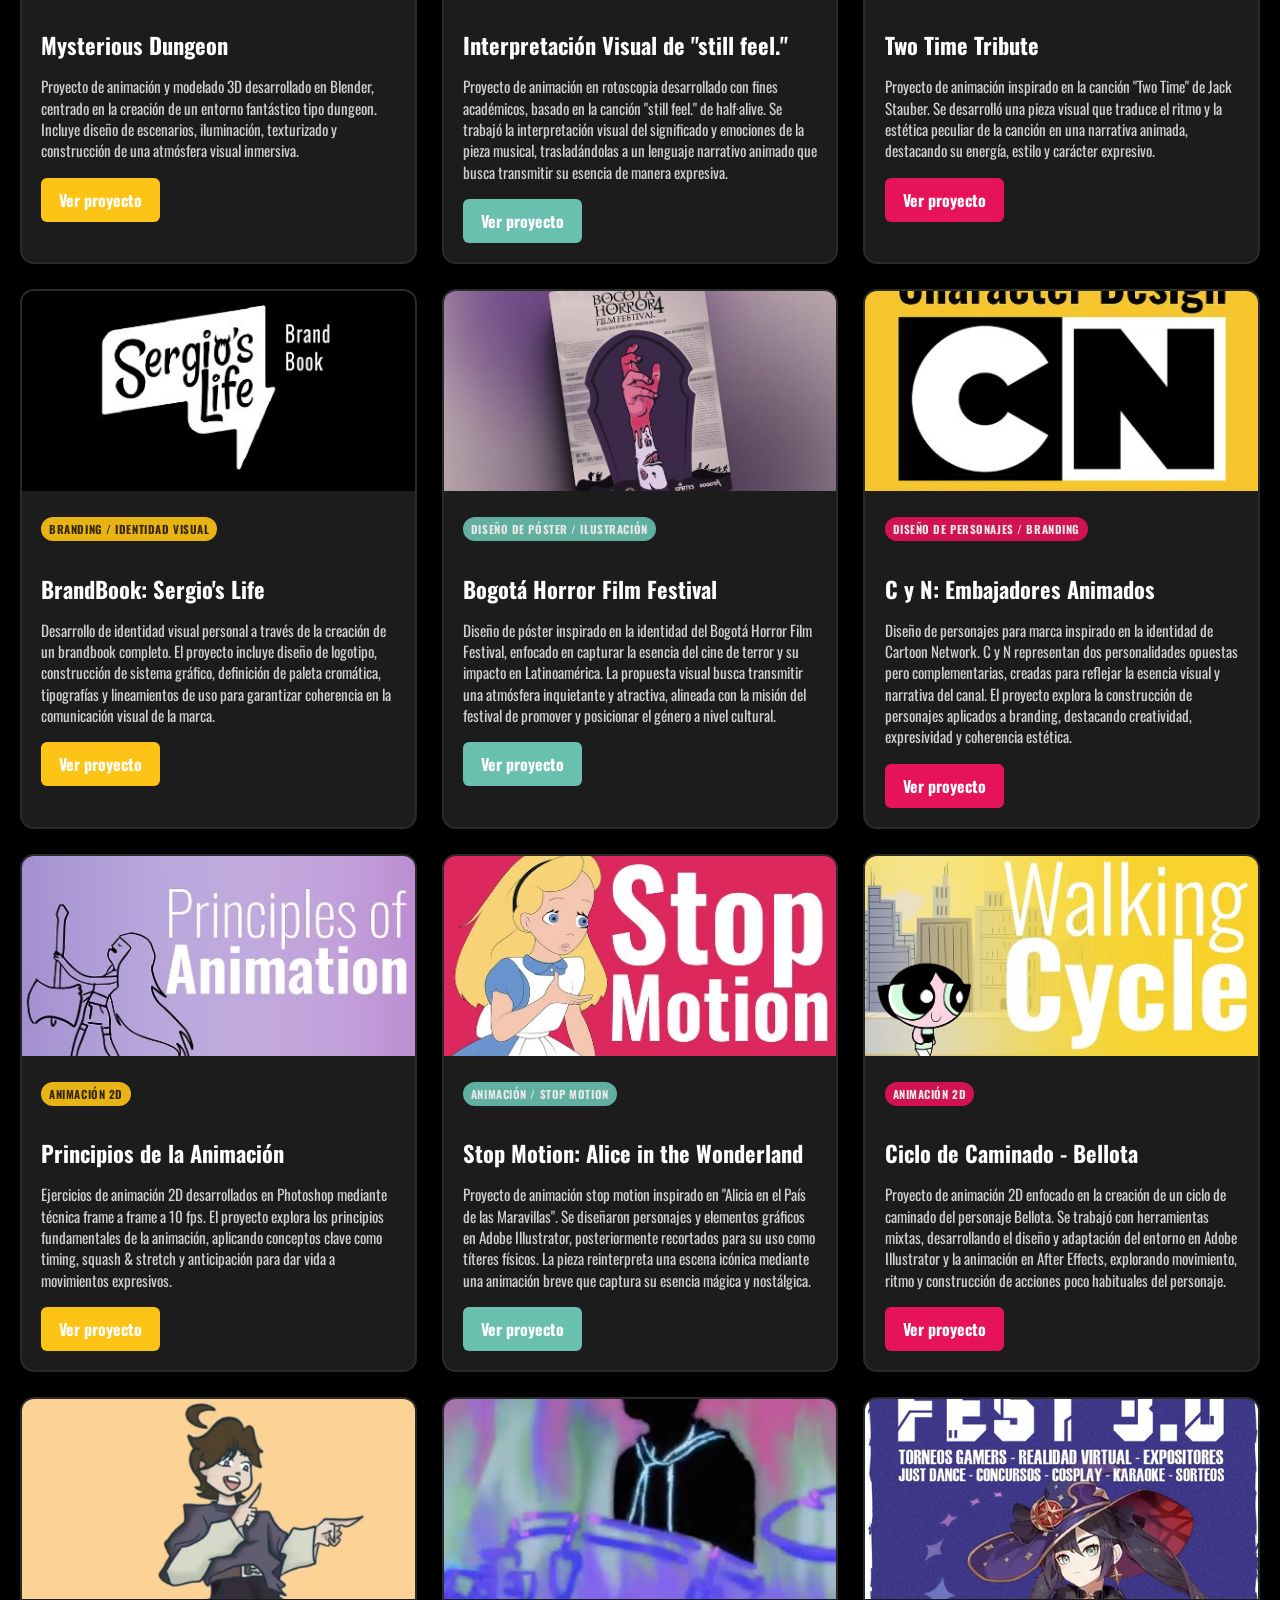
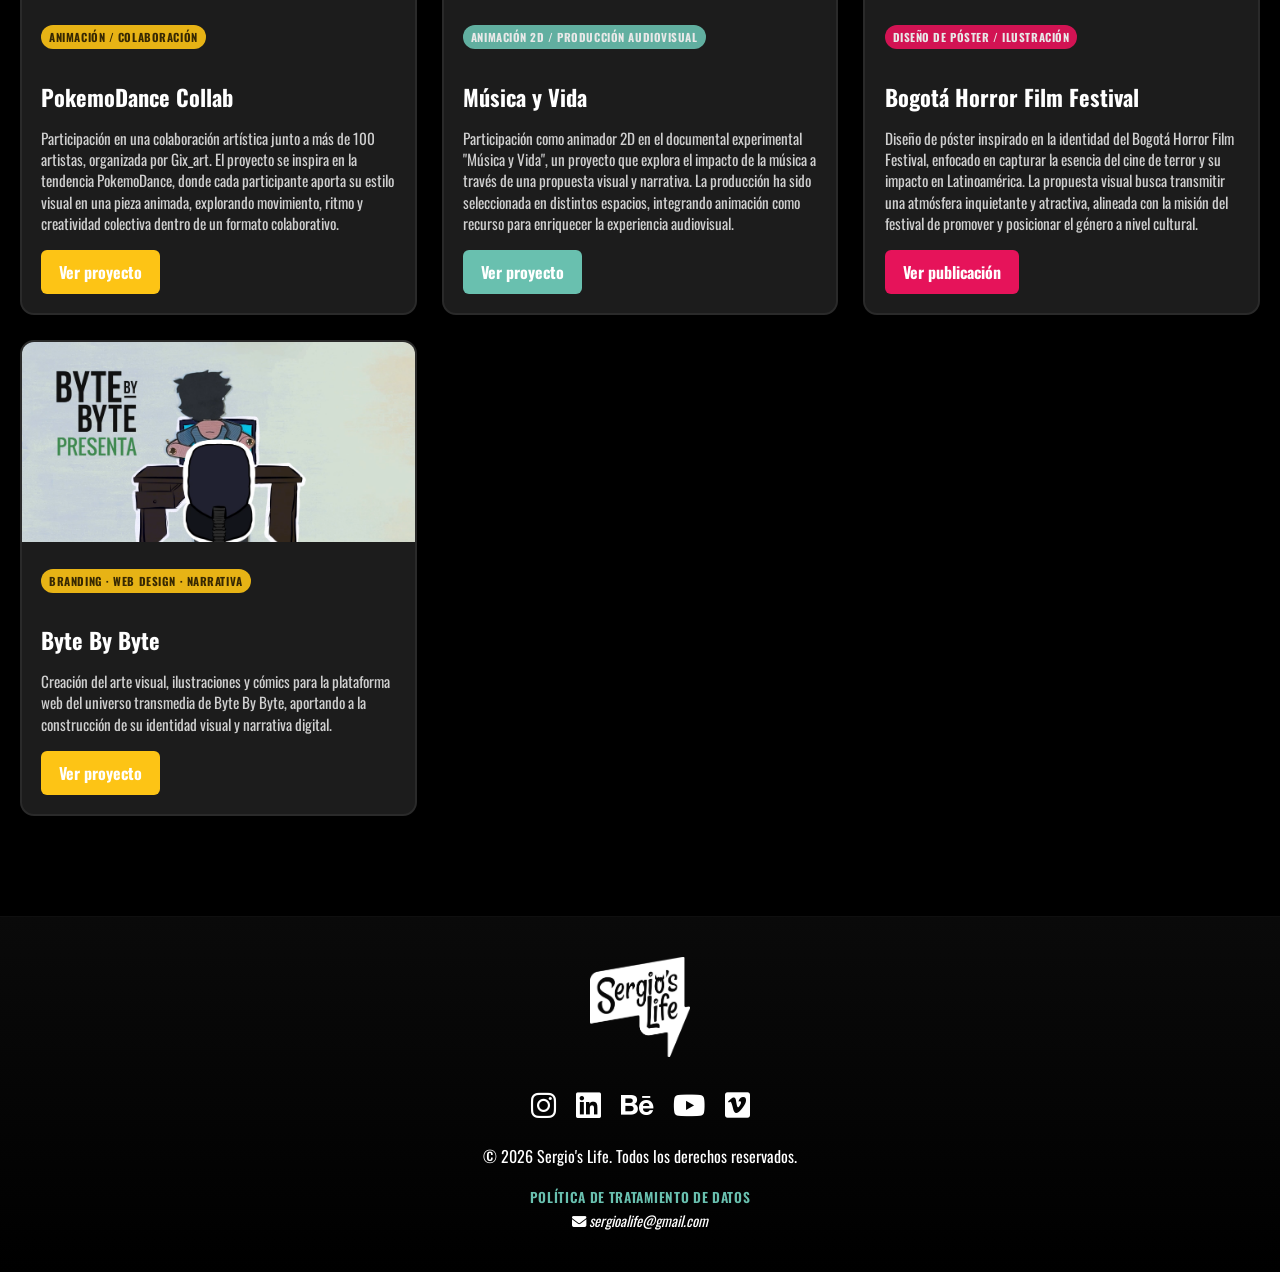
<file: Page/galeria.html>
<!DOCTYPE html>
<html lang="es">
    <head>
        <!-- Configuración básica -->
        <meta charset="UTF-8">
        <meta name="viewport" content="width=device-width, initial-scale=1.0">
    
        <!-- SEO GALERÍA -->
          <title>Galería de Proyectos | Animación, 3D y Videojuegos | Sergio's Life</title>
          <meta name="description" content="Explora la galería de proyectos de Sergio Andrés: animación 2D, modelado 3D, diseño de personajes, videojuegos en Unreal Engine y branding. Un recorrido visual por trabajos creativos y multimedia.">
          <meta name="keywords" content="galería de proyectos, portafolio animación, animación 2D, animación 3D, modelado 3D, diseño de personajes, videojuegos Unreal Engine, ilustración digital, branding creativo, trabajos de animación">
          <meta name="author" content="Sergio Andrés Acevedo Mendivelso">
          <meta name="robots" content="index, follow">
          <link rel="canonical" href="https://sergioslife.github.io/Page/galeria.html">
    
        <!-- Verificación Google -->
        <meta name="google-site-verification" content="61DiDm6vonCszSMPL7YmzS-bCnXB_57mQJd4Bk8z6TI">
    
       <!-- Favicon -->
        <link rel="icon" href="../favicon.ico" sizes="any">

        <link rel="icon" type="image/svg+xml" href="../favicon.svg" media="(prefers-color-scheme: light)">
        <link rel="icon" type="image/svg+xml" href="../favicon-dark.svg" media="(prefers-color-scheme: dark)">

        <link rel="icon" type="image/png" sizes="32x32" href="../favicon-32.png">
        <link rel="apple-touch-icon" sizes="180x180" href="../favicon-180.png">

    
        <!-- Fuentes -->
        <link rel="preconnect" href="https://fonts.googleapis.com">
        <link rel="preconnect" href="https://fonts.gstatic.com" crossorigin>
        <link href="https://fonts.googleapis.com/css2?family=Oswald:wght@200;300;400;500;600;700&display=swap" rel="stylesheet">
    
        <!-- Iconos -->
        <link rel="stylesheet" href="https://cdnjs.cloudflare.com/ajax/libs/font-awesome/6.5.1/css/all.min.css">
    
        <!-- Estilos -->
        <link rel="stylesheet" href="../Css/Style.css">
        
        <!-- Open Graph / Compartir -->
        <meta property="og:type" content="website">
        <meta property="og:url" content="https://sergioslife.github.io/Page/galeria.html">
        <meta property="og:title" content="Proyectos | Sergio's Life">
        <meta property="og:description" content="Proyectos de animación, ilustración y diseño de Sergio Andrés.">
        <meta property="og:image" content="https://sergioslife.github.io/Recursos/logo.png">
        <meta property="og:image:width" content="1200">
        <meta property="og:image:height" content="630">
        <meta name="twitter:card" content="summary_large_image">
        <meta name="twitter:title" content="Proyectos | Sergio's Life">
        <meta name="twitter:description" content="Proyectos de animación, ilustración y diseño de Sergio Andrés.">
        <meta name="twitter:image" content="https://sergioslife.github.io/Recursos/logo.png">
    </head>
     
     <body>
     <a href="#main-content" class="skip-link">Saltar al contenido</a>
     <div id="nav-placeholder"></div>
    <main id="main-content">
    
<!-- ================= PROYECTOS ================= -->
<section id="proyectos" class="trabajos-section">

<h2 class="trabajos-title" data-i18n="gallery.title">Proyectos</h2>

<div class="proyectos-filtros">

<button class="filtro-btn active" data-filter="all" data-i18n="gallery.filter_all">Todos</button>

<button class="filtro-btn" data-filter="animacion" data-i18n="gallery.filter_animation">Animación</button>

<button class="filtro-btn" data-filter="personaje" data-i18n="gallery.filter_character">Personaje</button>

<button class="filtro-btn" data-filter="narrativa" data-i18n="gallery.filter_narrative">Narrativa</button>

<button class="filtro-btn" data-filter="branding" data-i18n="gallery.filter_branding">Branding</button>

<button class="filtro-btn" data-filter="ilustracion" data-i18n="gallery.filter_illustration">Ilustración</button>

<button class="filtro-btn" data-filter="mixed" data-i18n="gallery.filter_mixed">Mixed</button>

<button class="filtro-btn" data-filter="web" data-i18n="gallery.filter_web">Web</button>

</div>

<div class="proyectos-grid">

<!-- PROYECTO 1 -->
<article class="trabajo-card animacion mixed narrativa" itemscope itemtype="https://schema.org/CreativeWork">

<img loading="lazy"
src="../Recursos/trabajo1.png"
alt="Al borde del Misterio animación 2D y mixed media con narrativa visual cinematográfica de suspenso"
width="600"
height="400"
itemprop="image"
>

<div class="trabajo-content">

<span class="trabajo-tag amarillo"
itemprop="genre"
data-i18n="gallery.card_1.tag">
Animación · Mixed Media · Narrativa Visual
</span>

<h3 itemprop="name"
data-i18n="gallery.card_1.title">
Al borde del Misterio
</h3>

<p itemprop="description"
data-i18n="gallery.card_1.desc">
Proyecto de animación 2D y mixed media que combina suspense, narrativa cinematográfica y storytelling visual para dar vida a un universo de misterio explorado a través de la mirada de sus protagonistas.
</p>

<a
href="https://www.behance.net/gallery/229421723/Al-Borde-Del-Misterio"
class="trabajo-btn amarillo"
target="_blank"
rel="noopener noreferrer"
itemprop="url"
data-i18n="gallery.card_1.btn">
Ver proyecto
</a>

</div>
</article>

<!-- PROYECTO 2 -->
<article class="trabajo-card personaje narrativa ilustracion" itemscope itemtype="https://schema.org/CreativeWork">

<img loading="lazy"
src="../Recursos/trabajo2.jpg"
alt="Un Mundo Desconocido proyecto de diseño de personajes y narrativa visual para un universo fantástico animado"
width="600"
height="400"
itemprop="image">

<div class="trabajo-content">

<span class="trabajo-tag verde"
itemprop="genre"
data-i18n="gallery.card_2.tag">
Diseño de Personajes · Narrativa Visual
</span>

<h3 itemprop="name"
data-i18n="gallery.card_2.title">
Un Mundo Desconocido
</h3>

<p itemprop="description"
data-i18n="gallery.card_2.desc">
Proyecto de desarrollo visual centrado en el diseño de personajes, la construcción narrativa y la exploración de un universo fantástico animado concebido para experiencias audiovisuales.
</p>

<a
href="https://www.behance.net/gallery/183833471/Un-Mundo-Desconocido"
class="trabajo-btn verde"
target="_blank"
rel="noopener noreferrer"
itemprop="url"
data-i18n="gallery.card_2.btn">
Ver proyecto
</a>

</div>
</article>


<!-- PROYECTO 3 -->
<article class="trabajo-card narrativa ilustracion animacion" itemscope itemtype="https://schema.org/CreativeWork">

<img loading="lazy"
src="../Recursos/trabajo3.jpg"
alt="Made in Hell videojuego 3D experimental con narrativa visual oscura y dirección artística cinematográfica"
width="600"
height="400"
itemprop="image">

<div class="trabajo-content">

<span class="trabajo-tag rosa"
itemprop="genre"
data-i18n="gallery.card_3.tag">
Narrativa Visual · Dirección Artística · 3D
</span>

<h3 itemprop="name"
data-i18n="gallery.card_3.title">
Made in Hell
</h3>

<p itemprop="description"
data-i18n="gallery.card_3.desc">
Proyecto experimental de videojuego 3D centrado en narrativa visual, dirección artística y diseño de experiencias inmersivas, que explora el misterio y el suspenso a través de un universo fantástico y cinematográfico.
</p>

<a
href="https://www.behance.net/gallery/183831271/Made-in-Hell"
class="trabajo-btn rojo"
target="_blank"
rel="noopener noreferrer"
itemprop="url"
data-i18n="gallery.card_3.btn">
Ver proyecto
</a>

</div>
</article>

<!-- PROYECTO 4 -->
<article class="trabajo-card branding web" itemscope itemtype="https://schema.org/CreativeWork">

<img loading="lazy"
src="../Recursos/trabajo-civiltronic.jpg"
alt="Civiltronic proyecto de branding y rediseño web enfocado en identidad visual y experiencia digital"
width="600"
height="400"
itemprop="image">

<div class="trabajo-content">

<span class="trabajo-tag amarillo"
itemprop="genre"
data-i18n="gallery.card_4.tag">
Branding · Web Design
</span>

<h3 itemprop="name"
data-i18n="gallery.card_4.title">
Civiltronic Branding & Web
</h3>

<p itemprop="description"
data-i18n="gallery.card_4.desc">
Proyecto de diagnóstico y rediseño visual enfocado en el fortalecimiento de la identidad corporativa y la experiencia digital de Civiltronic mediante propuestas de branding e interfaz web.
</p>

<a
href="https://www.behance.net/gallery/245268081/Civiltronic-Branding-Web-Redesign"
class="trabajo-btn amarillo"
target="_blank"
rel="noopener noreferrer"
itemprop="url"
data-i18n="gallery.card_4.btn">
Ver proyecto
</a>

</div>
</article>

<!-- PROYECTO 5 -->
<article class="trabajo-card mixed narrativa branding" itemscope itemtype="https://schema.org/CreativeWork">

<img loading="lazy" 
src="../Recursos/trabajo5.jpg"
alt="Outside Devastation tráiler live action de videojuego postapocalíptico con narrativa cinematográfica"
width="600"
height="400"
itemprop="image"
>

<div class="trabajo-content">

<span class="trabajo-tag verde" itemprop="genre" data-i18n="gallery.card_5.tag">
Narrativa · Mixed Media
</span>

<h3 itemprop="name" data-i18n="gallery.card_5.title">
Outside Devastation
</h3>

<p itemprop="description" data-i18n="gallery.card_5.desc">
Tráiler live action para un videojuego postapocalíptico enfocado en narrativa cinematográfica, dirección visual y construcción de identidad conceptual del proyecto.
</p>

<a
href="https://www.behance.net/gallery/184458349/Outside-Devastation"
class="trabajo-btn verde"
target="_blank"
rel="noopener noreferrer"
itemprop="url"
data-i18n="gallery.card_5.btn"
>
Ver proyecto
</a>

</div>
</article>

<!-- PROYECTO 6 - wired -->
<article class="trabajo-card narrativa" itemscope itemtype="https://schema.org/CreativeWork">

<img loading="lazy" 
src="../Recursos/trabajo13.png"
alt="Wire Beyond Astralis videojuego conceptual Unreal Engine arte y GDD"
loading="lazy"
width="600"
height="400"
itemprop="image"
>

<div class="trabajo-content">

<span class="trabajo-tag rosa" itemprop="genre" data-i18n="gallery.card_6.tag">
Videojuego / Desarrollo Visual
</span>

<h3 itemprop="name" data-i18n="gallery.card_6.title">
Wire: Beyond Astralis
</h3>

<p itemprop="description" data-i18n="gallery.card_6.desc">
Proyecto de videojuego desarrollado en Unreal Engine enfocado en la creación del Game Design Document (GDD), diseño de arte conceptual y desarrollo de elementos visuales dentro del entorno de juego. Incluye interfaz (UI), narrativa visual y construcción de la identidad estética del universo.
</p>

<a
href="https://www.behance.net/gallery/229420443/GDD-Wired-Beyond-Astralis"
class="trabajo-btn rojo"
target="_blank"
rel="noopener noreferrer"
itemprop="url"
data-i18n="gallery.card_6.btn"
>
Ver proyecto
</a>

</div>
</article>

<!-- PROYECTO 6 -->
<article class="trabajo-card animacion mixed" itemscope itemtype="https://schema.org/CreativeWork">

<img loading="lazy" 
src="../Recursos/trabajo14.jpg"
alt="Mysterious Dungeon animación y modelado 3D en Blender entorno fantástico"
loading="lazy"
width="600"
height="400"
itemprop="image"
>

<div class="trabajo-content">

<span class="trabajo-tag amarillo" itemprop="genre" data-i18n="gallery.card_7.tag">
Animación 3D / Modelado
</span>

<h3 itemprop="name" data-i18n="gallery.card_7.title">
Mysterious Dungeon
</h3>

<p itemprop="description" data-i18n="gallery.card_7.desc">
Proyecto de animación y modelado 3D desarrollado en Blender, centrado en la creación de un entorno fantástico tipo dungeon. Incluye diseño de escenarios, iluminación, texturizado y construcción de una atmósfera visual inmersiva.
</p>

<a
href="https://www.behance.net/gallery/201063317/Mysterious-Dungeon"
class="trabajo-btn amarillo"
target="_blank"
rel="noopener noreferrer"
itemprop="url"
data-i18n="gallery.card_7.btn"
>
Ver proyecto
</a>

</div>
</article>

<!-- PROYECTO 7 -->
<article class="trabajo-card animacion mixed" itemscope itemtype="https://schema.org/CreativeWork">

<img loading="lazy" 
src="../Recursos/trabajo7.jpg"
alt="Interpretación visual still feel half alive rotoscopia animación"
loading="lazy"
width="600"
height="400"
itemprop="image"
>

<div class="trabajo-content">

<span class="trabajo-tag verde" itemprop="genre" data-i18n="gallery.card_8.tag">
Animación / Rotoscopia
</span>

<h3 itemprop="name" data-i18n="gallery.card_8.title">
Interpretación Visual de "still feel."
</h3>

<p itemprop="description" data-i18n="gallery.card_8.desc">
Proyecto de animación en rotoscopia desarrollado con fines académicos, basado en la canción "still feel." de half·alive. Se trabajó la interpretación visual del significado y emociones de la pieza musical, trasladándolas a un lenguaje narrativo animado que busca transmitir su esencia de manera expresiva.
</p>

<a
href="https://www.behance.net/gallery/184392057/still-feel-de-halfalive-Rotoscopia"
class="trabajo-btn verde"
target="_blank"
rel="noopener noreferrer"
itemprop="url"
data-i18n="gallery.card_8.btn"
>
Ver proyecto
</a>

</div>
</article>

<!-- PROYECTO 8 -->
<article class="trabajo-card animacion mixed" itemscope itemtype="https://schema.org/CreativeWork">

<img loading="lazy" 
src="../Recursos/trabajo4.jpg"
alt="Two Time Tribute animación inspirada en la canción Two Time de Jack Stauber"
loading="lazy"
width="600"
height="400"
itemprop="image"
>

<div class="trabajo-content">

<span class="trabajo-tag rosa" itemprop="genre" data-i18n="gallery.card_9.tag">
Animación
</span>

<h3 itemprop="name" data-i18n="gallery.card_9.title">
Two Time Tribute
</h3>

<p itemprop="description" data-i18n="gallery.card_9.desc">
Proyecto de animación inspirado en la canción "Two Time" de Jack Stauber. Se desarrolló una pieza visual que traduce el ritmo y la estética peculiar de la canción en una narrativa animada, destacando su energía, estilo y carácter expresivo.
</p>

<a
href="https://www.behance.net/gallery/185692191/Two-Time-Tribute-Dos-Veces-en-Animacion"
class="trabajo-btn rojo"
target="_blank"
rel="noopener noreferrer"
itemprop="url"
data-i18n="gallery.card_9.btn"
>
Ver proyecto
</a>

</div>
</article>
<!-- PROYECTO 9 -->
<article class="trabajo-card branding web" itemscope itemtype="https://schema.org/CreativeWork">

<img loading="lazy" 
src="../Recursos/trabajo6.jpg"
alt="BrandBook Sergio's Life identidad visual diseño de logo y branding"
loading="lazy"
width="600"
height="400"
itemprop="image"
>

<div class="trabajo-content">

<span class="trabajo-tag amarillo" itemprop="genre" data-i18n="gallery.card_10.tag">
Branding / Identidad Visual
</span>

<h3 itemprop="name" data-i18n="gallery.card_10.title">
BrandBook: Sergio's Life
</h3>

<p itemprop="description" data-i18n="gallery.card_10.desc">
Desarrollo de identidad visual personal a través de la creación de un brandbook completo. El proyecto incluye diseño de logotipo, construcción de sistema gráfico, definición de paleta cromática, tipografías y lineamientos de uso para garantizar coherencia en la comunicación visual de la marca.
</p>

<a
href="https://www.behance.net/gallery/181154873/BrandBook-Logo-Design-Sergios-Life"
class="trabajo-btn amarillo"
target="_blank"
rel="noopener noreferrer"
itemprop="url"
data-i18n="gallery.card_10.btn"
>
Ver proyecto
</a>

</div>
</article>
<!-- PROYECTO 10 -->
<article class="trabajo-card ilustracion" itemscope itemtype="https://schema.org/CreativeWork">

<img loading="lazy" 
src="../Recursos/trabajo8.jpg"
alt="Bogotá Horror Film Festival diseño de póster cine de terror Colombia"
loading="lazy"
width="600"
height="400"
itemprop="image"
>

<div class="trabajo-content">

<span class="trabajo-tag verde" itemprop="genre" data-i18n="gallery.card_11.tag">
Diseño de Póster / Ilustración
</span>

<h3 itemprop="name" data-i18n="gallery.card_11.title">
Bogotá Horror Film Festival
</h3>

<p itemprop="description" data-i18n="gallery.card_11.desc">
Diseño de póster inspirado en la identidad del Bogotá Horror Film Festival, enfocado en capturar la esencia del cine de terror y su impacto en Latinoamérica. La propuesta visual busca transmitir una atmósfera inquietante y atractiva, alineada con la misión del festival de promover y posicionar el género a nivel cultural.
</p>

<a
href="https://www.behance.net/gallery/184480979/Bogota-Horror-Film-Festival"
class="trabajo-btn verde"
target="_blank"
rel="noopener noreferrer"
itemprop="url"
data-i18n="gallery.card_11.btn"
>
Ver proyecto
</a>

</div>
</article>
<!-- PROYECTO 11 -->
<article class="trabajo-card personaje" itemscope itemtype="https://schema.org/CreativeWork">

<img loading="lazy" 
src="../Recursos/trabajo9.jpg"
alt="C y N personajes Cartoon Network diseño de personajes para marcas"
loading="lazy"
width="600"
height="400"
itemprop="image"
>

<div class="trabajo-content">

<span class="trabajo-tag rosa" itemprop="genre" data-i18n="gallery.card_12.tag">
Diseño de Personajes / Branding
</span>

<h3 itemprop="name" data-i18n="gallery.card_12.title">
C y N: Embajadores Animados
</h3>

<p itemprop="description" data-i18n="gallery.card_12.desc">
Diseño de personajes para marca inspirado en la identidad de Cartoon Network. C y N representan dos personalidades opuestas pero complementarias, creadas para reflejar la esencia visual y narrativa del canal. El proyecto explora la construcción de personajes aplicados a branding, destacando creatividad, expresividad y coherencia estética.
</p>

<a
href="https://www.behance.net/gallery/184633483/Cartoon-Network-Diseno-de-Personajes-para-Marcas"
class="trabajo-btn rojo"
target="_blank"
rel="noopener noreferrer"
itemprop="url"
data-i18n="gallery.card_12.btn"
>
Ver proyecto
</a>

</div>
</article>
<!-- PROYECTO 12 -->
<article class="trabajo-card animacion mixed" itemscope itemtype="https://schema.org/CreativeWork">

<img loading="lazy" 
src="../Recursos/trabajo10.jpg"
alt="Principios de la animación ejercicios 2D frame a frame Photoshop"
loading="lazy"
width="600"
height="400"
itemprop="image"
>

<div class="trabajo-content">

<span class="trabajo-tag amarillo" itemprop="genre" data-i18n="gallery.card_13.tag">
Animación 2D
</span>

<h3 itemprop="name" data-i18n="gallery.card_13.title">
Principios de la Animación
</h3>

<p itemprop="description" data-i18n="gallery.card_13.desc">
Ejercicios de animación 2D desarrollados en Photoshop mediante técnica frame a frame a 10 fps. El proyecto explora los principios fundamentales de la animación, aplicando conceptos clave como timing, squash & stretch y anticipación para dar vida a movimientos expresivos.
</p>

<a
href="https://www.behance.net/gallery/184393871/Principios-de-la-animacion"
class="trabajo-btn amarillo"
target="_blank"
rel="noopener noreferrer"
itemprop="url"
data-i18n="gallery.card_13.btn"
>
Ver proyecto
</a>

</div>
</article>

<!-- PROYECTO 13 -->
<article class="trabajo-card animacion mixed" itemscope itemtype="https://schema.org/CreativeWork">

<img loading="lazy" 
src="../Recursos/trabajo11.jpg"
alt="Stop motion Alicia en el País de las Maravillas animación con cartas"
loading="lazy"
width="600"
height="400"
itemprop="image"
>

<div class="trabajo-content">

<span class="trabajo-tag verde" itemprop="genre" data-i18n="gallery.card_14.tag">
Animación / Stop Motion
</span>

<h3 itemprop="name" data-i18n="gallery.card_14.title">
Stop Motion: Alice in the Wonderland
</h3>

<p itemprop="description" data-i18n="gallery.card_14.desc">
Proyecto de animación stop motion inspirado en "Alicia en el País de las Maravillas". Se diseñaron personajes y elementos gráficos en Adobe Illustrator, posteriormente recortados para su uso como títeres físicos. La pieza reinterpreta una escena icónica mediante una animación breve que captura su esencia mágica y nostálgica.
</p>

<a
href="https://www.behance.net/gallery/184626783/Stop-MotionAlice-in-the-Wonderland"
class="trabajo-btn verde"
target="_blank"
rel="noopener noreferrer"
itemprop="url"
data-i18n="gallery.card_14.btn"
>
Ver proyecto
</a>

</div>
</article>

<!-- PROYECTO 14 -->
<article class="trabajo-card animacion mixed" itemscope itemtype="https://schema.org/CreativeWork">

<img loading="lazy" 
src="../Recursos/trabajo12.jpg"
alt="Ciclo de caminado Bellota animación 2D After Effects Illustrator"
loading="lazy"
width="600"
height="400"
itemprop="image"
>

<div class="trabajo-content">

<span class="trabajo-tag rosa" itemprop="genre" data-i18n="gallery.card_15.tag">
Animación 2D
</span>

<h3 itemprop="name" data-i18n="gallery.card_15.title">
Ciclo de Caminado - Bellota
</h3>

<p itemprop="description" data-i18n="gallery.card_15.desc">
Proyecto de animación 2D enfocado en la creación de un ciclo de caminado del personaje Bellota. Se trabajó con herramientas mixtas, desarrollando el diseño y adaptación del entorno en Adobe Illustrator y la animación en After Effects, explorando movimiento, ritmo y construcción de acciones poco habituales del personaje.
</p>

<a
href="https://www.behance.net/gallery/184369893/Ciclo-De-Caminado-Bellota"
class="trabajo-btn rojo"
target="_blank"
rel="noopener noreferrer"
itemprop="url"
data-i18n="gallery.card_15.btn"
>
Ver proyecto
</a>

</div>
</article>

<!-- PROYECTO 15 -->
<article class="trabajo-card animacion mixed" itemscope itemtype="https://schema.org/CreativeWork">

<img loading="lazy" 
src="../Recursos/pokemondance.png"
alt="colaboración 100 artistas animación pokemondance gix art"
loading="lazy"
width="600"
height="400"
itemprop="image"
>

<div class="trabajo-content">

<span class="trabajo-tag amarillo" itemprop="genre" data-i18n="gallery.card_16.tag">
Animación / Colaboración
</span>

<h3 itemprop="name" data-i18n="gallery.card_16.title">
PokemoDance Collab
</h3>

<p itemprop="description" data-i18n="gallery.card_16.desc">
Participación en una colaboración artística junto a más de 100 artistas, organizada por Gix_art. El proyecto se inspira en la tendencia PokemoDance, donde cada participante aporta su estilo visual en una pieza animada, explorando movimiento, ritmo y creatividad colectiva dentro de un formato colaborativo.
</p>

<a
href="https://www.instagram.com/reel/C_MVgxlp1-0/?utm_source=ig_web_copy_link&igsh=MzRlODBiNWFlZA=="
class="trabajo-btn amarillo"
target="_blank"
rel="noopener noreferrer"
itemprop="url"
data-i18n="gallery.card_16.btn"
>
Ver proyecto
</a>

</div>
</article>
<!-- PROYECTO 16 -->
<article class="trabajo-card animacion mixed" itemscope itemtype="https://schema.org/CreativeWork">

<img loading="lazy" 
src="../Recursos/musica y vida.png"
alt="Animación 2D documental Música y vida proyecto audiovisual experimental"
loading="lazy"
width="600"
height="400"
itemprop="image"
>

<div class="trabajo-content">

<span class="trabajo-tag verde" itemprop="genre" data-i18n="gallery.card_17.tag">
Animación 2D / Producción Audiovisual
</span>

<h3 itemprop="name" data-i18n="gallery.card_17.title">
Música y Vida
</h3>

<p itemprop="description" data-i18n="gallery.card_17.desc">
Participación como animador 2D en el documental experimental "Música y Vida", un proyecto que explora el impacto de la música a través de una propuesta visual y narrativa. La producción ha sido seleccionada en distintos espacios, integrando animación como recurso para enriquecer la experiencia audiovisual.
</p>

<a
href="https://www.instagram.com/reel/DDr1OIOp7D8/?utm_source=ig_web_copy_link&igsh=MzRlODBiNWFlZA=="
class="trabajo-btn verde"
target="_blank"
rel="noopener noreferrer"
itemprop="url"
data-i18n="gallery.card_17.btn"
>
Ver proyecto
</a>

</div>
</article>

<!-- PROYECTO 17 -->
<article class="trabajo-card branding web" itemscope itemtype="https://schema.org/CreativeWork">

<img loading="lazy" 
src="../Recursos/exploracion/Digitalfest.png"
alt="Poster promocional Digital Fest 3.0 diseñado para Metajuego y utilizado por Boyacá Radio"
loading="lazy"
width="600"
height="400"
itemprop="image"
>

<div class="trabajo-content">

<span class="trabajo-tag rosa" itemprop="genre" data-i18n="gallery.card_18.tag">
Diseño Gráfico
</span>

<h3 itemprop="name" data-i18n="gallery.card_18.title">
Poster Digital Fest 3.0
</h3>

<p itemprop="description" data-i18n="gallery.card_18.desc">
Diseño de pieza promocional realizada para Metajuego con motivo del evento Digital Fest 3.0 en Tunja. El afiche fue creado para comunicar la identidad visual del festival, integrando elementos de tecnología, videojuegos y cultura geek. Posteriormente, la pieza fue utilizada por Boyacá Radio como imagen principal en la publicación oficial que anunció el evento al público.
</p>

<a
href="https://www.boyacaradio.com/noticia.php?id=56068"
class="trabajo-btn rojo"
target="_blank"
rel="noopener noreferrer"
itemprop="url"
data-i18n="gallery.card_18.btn"
>
Ver publicación
</a>

</div>
</article>

<!-- PROYECTO 19 -->
<article class="trabajo-card branding web narrativa" itemscope itemtype="https://schema.org/CreativeWork">

<img loading="lazy"
src="../Recursos/ByteByByte.png"
alt="Byte By Byte plataforma web transmedia para narrativa interactiva y universo digital"
width="600"
height="400"
itemprop="image"
>

<div class="trabajo-content">

<span class="trabajo-tag amarillo" itemprop="genre" data-i18n="gallery.card_19.tag">
Branding · Web Design · Narrativa
</span>

<h3 itemprop="name" data-i18n="gallery.card_19.title">
Byte By Byte
</h3>

<p itemprop="description" data-i18n="gallery.card_19.desc">
Creación del arte visual, ilustraciones y cómics para la plataforma web del universo transmedia de Byte By Byte, aportando a la construcción de su identidad visual y narrativa digital.
</p>

<a
href="https://draklif.github.io/Byte-By-Byte/#"
class="trabajo-btn amarillo"
target="_blank"
rel="noopener noreferrer"
itemprop="url"
data-i18n="gallery.card_19.btn"
>
Ver proyecto
</a>

</div>
</article>

</div>

</section>

    
</main>
<div id="footer-placeholder"></div>

  <div class="line"></div>
  
  <script src="../js/main.js" defer></script>
  <script src="../js/i18n.js"></script>
  <script src="../js/includes.js"></script>
  <script src="../js/typewriter.js"></script>
  <script async src="//www.instagram.com/embed.js"></script>

  <!-- Language Switcher -->
  <div class="lang-switcher" aria-label="Language selector">
    <button class="lang-btn active" data-lang="es" aria-label="Español" onclick="window.setLanguage('es')">ES</button>
    <button class="lang-btn" data-lang="en" aria-label="English" onclick="window.setLanguage('en')">EN</button>
  </div>

</body>
</html>
</file>
<file: Css/Style.css>
﻿/* ==================================================
   RESET & BASE
================================================== */
*, *::before, *::after {
    box-sizing: border-box;
}

html {
    scroll-behavior: smooth;
}

.skip-link {
    position: absolute;
    top: -100px;
    left: 16px;
    background: #69C0AF;
    color: #000;
    padding: 10px 16px;
    border-radius: 8px;
    font-weight: 700;
    z-index: 1000;
    text-decoration: none;
    transition: top 0.2s ease;
}

.skip-link:focus {
    top: 16px;
}

a:focus-visible,
button:focus-visible,
input:focus-visible,
textarea:focus-visible {
    outline: 2px solid #69C0AF;
    outline-offset: 3px;
}

body {
    margin: 0;
    padding: 0;
    overflow-x: hidden;
    background-color: #000;
    color: #fff;
    font-family: "Oswald", sans-serif;
    -webkit-font-smoothing: antialiased;
    -moz-osx-font-smoothing: grayscale;
}

/* ==================================================
   LINKS
================================================== */
a {
    color: #69C0AF;
    text-decoration: none;
    transition: color 0.3s ease, opacity 0.3s ease;
}

a:hover, a:focus-visible {
    color: #ffffff;
    opacity: 0.9;
}

/* ==================================================
   NAVBAR
================================================== */
.navigation {
    position: fixed;
    top: 0;
    left: 0;
    z-index: 10;
    width: 100%;
    padding: 10px 20px;
    display: flex;
    justify-content: space-between;
    align-items: center;
    background-color: rgba(0, 0, 0, 0.85);
    backdrop-filter: blur(14px);
    border-bottom: 1px solid rgba(255, 255, 255, 0.06);
}

.left-menu, .right-menu {
    display: flex;
    align-items: center;
}

.left-menu {
    flex: 1;
}

.right-menu {
    margin-right: 20px;
}

.logo {
    margin: 0 20px;
}

.nav-links, .contact-link {
    display: flex;
    list-style: none;
    margin: 0;
    padding: 0;
    width: 100%;
}

.nav-links li, .contact-link li {
    margin-right: 20px;
}

.nav-links li:last-child {
    margin-left: auto;
}

.nav-links a, .contact-link a {
    position: relative;
    color: #fff;
    font-family: "Oswald", sans-serif;
}

.nav-links a::after {
    content: "";
    position: absolute;
    left: 0;
    bottom: -5px;
    width: 100%;
    height: 3px;
    transform: scaleX(0);
    transform-origin: left;
    transition: transform 0.3s ease;
}

.inicio::after { background-color: #E6135A; }
.sobre-mi::after { background-color: #69C0AF; }
.ilustracion::after { background-color: #E6135A; }
.trabajos::after { background-color: #FDC415; }
.contacto::after { background-color: lightgray; }

.nav-links a:hover::after {
    transform: scaleX(1);
}

.inicio:hover { color: #E6135A; }
.sobre-mi:hover { color: #69C0AF; }
.ilustracion:hover { color: #E6135A; }
.trabajos:hover { color: #FDC415; }
.contacto:hover { color: lightgray; }

/* ==================================================
   MOBILE NAV
================================================== */
.menu-icon {
    font-size: 2rem;
    cursor: pointer;
    color: #fff;
    background-color: #69C0AF;
    border: none;
    width: 44px;
    height: 44px;
    border-radius: 8px;
    display: none;
    align-items: center;
    justify-content: center;
}

@media (max-width: 768px) {
    .navigation {
        padding: 10px 0;
    }

    .nav-links {
        position: absolute;
        top: 60px;
        right: 0;
        width: 100%;
        padding: 0;
        display: none;
        flex-direction: column;
        align-items: center;
        background-color: #000;
        text-align: center;
    }

    .nav-links.show-menu {
        display: flex;
    }

    .nav-links li {
        margin: 10px 0;
    }

    .nav-links li:last-child {
        margin-left: 0;
    }

    .contact-link {
        display: none;
    }

    .menu-icon {
        display: flex;
        margin-left: auto;
        margin-right: 10px;
    }

    .container {
        padding: 0 20px;
    }

    .left-menu {
        width: 100%;
        justify-content: center;
    }

    .logo {
        margin: 0;
    }

    .name {
        font-size: 3rem;
    }

    .hello {
        font-size: 1.2rem;
    }
}

@media (max-width: 480px) {
    .name {
        font-size: 2rem;
    }

    .social-icons a {
        font-size: 1.5rem;
    }
}

/* ==================================================
   HERO / INICIO
================================================== */
.container {
    position: relative;
    width: 100%;
    height: 80vh;
    display: flex;
    align-items: center;
    justify-content: flex-start;
    padding-left: 20px;
    text-align: left;
}

.seccion-inicio {
    min-height: 100svh;
    height: auto;
    display: flex;
    align-items: center;
    justify-content: flex-start;
    padding-left: 20px;
    text-align: left;
    color: #fff;
    background-image: url("/Recursos/FONDO.svg");
    background-repeat: repeat;
    background-size: auto 160%;
    background-position: 100% 0%;
    animation: fondoDiagonal 40s linear infinite;
}

@keyframes fondoDiagonal {
    from { background-position: 100% 0%; }
    to { background-position: 0% 100%; }
}

@media (max-width: 768px) {
    .seccion-inicio {
        padding-left: 16px;
        background-size: auto 200%;
        background-position: 50% 100%;
        animation: fondoMobile 80s linear infinite;
    }
}

@keyframes fondoMobile {
    from { background-position: 50% 100%; }
    to { background-position: 50% 0%; }
}

.name {
    font-size: 5rem;
    font-weight: 700;
    margin: 0;
}

.hello {
    font-size: 2rem;
    font-weight: 300;
    margin: 0 0 20px;
}

.hello::after {
    content: "|";
    margin-left: 6px;
    animation: blink 1s infinite;
}

@keyframes blink {
    0%, 50%, 100% { opacity: 1; }
    25%, 75% { opacity: 0; }
}

.scroll-indicator {
    position: absolute;
    bottom: 30px;
    left: 50%;
    transform: translateX(-50%);
    width: 32px;
    height: 48px;
    display: flex;
    justify-content: center;
    align-items: flex-start;
    border: 2px solid rgba(255, 255, 255, 0.6);
    border-radius: 20px;
    box-shadow: 0 4px 12px rgba(0, 0, 0, 0.25);
    cursor: pointer;
    opacity: 0.85;
    transition: opacity 0.3s ease, transform 0.3s ease;
}

.scroll-indicator span {
    width: 6px;
    height: 6px;
    margin-top: 8px;
    background-color: #fff;
    border-radius: 50%;
    animation: scrollDown 1.6s infinite;
}

.scroll-indicator:hover {
    opacity: 1;
    transform: translateX(-50%) translateY(4px);
}

@keyframes scrollDown {
    0% { opacity: 0; transform: translateY(0); }
    30% { opacity: 1; }
    100% { opacity: 0; transform: translateY(18px); }
}

/* ==================================================
   BUTTONS
================================================== */

.descargar-cv {
    background-color: #69C0AF;
    color: #fff;
    border: none;
    border-radius: 8px;
}

.descargar-cv:hover {
    background-color: #4d897d;
    color: #fff;
}

.button-container {
    text-align: center;
    margin-top: 20px;
}

.about-button {
    display: block;
    margin: 0 auto;
    padding: 10px 20px;
    font-size: 1rem;
    font-weight: 700;
    background-color: #69C0AF;
    border: none;
    color: #fff;
    border-radius: 8px;
    cursor: pointer;
    transition: all 0.3s ease;
}

.about-section .about-button {
    color: #fff;
}

.about-button:hover {
    background-color: #4d897d;
    transform: translateY(-2px);
    box-shadow: 0 8px 18px rgba(0, 0, 0, 0.25);
}

.about-button.secondary {
    background-color: transparent;
    color: #fff;
    border: 2px solid #69C0AF;
}

.about-button.secondary:hover {
    background-color: #69C0AF;
    color: #fff;
}

@media (max-width: 768px) {
    .name { font-size: 3rem; }
    .hello { font-size: 1.4rem; }
    .scroll-indicator {
        bottom: 1.5rem;
        width: 28px;
        height: 42px;
    }
}

/* ==================================================
   ABOUT
================================================== */
.about-section {
    display: flex;
    flex-direction: column;
    align-items: center;
    justify-content: center;
    min-height: 100vh;
    padding: 100px 20px;
    background-color: #ffffff;
    color: #000;
}

.about-section a {
    color: #000;
}

.about-section a.about-button {
    color: #fff;
}

.about-section a:hover {
    color: #69C0AF;
}

.about-content {
    display: flex;
    flex-direction: column;
    align-items: center;
    max-width: 1850px;
    width: 100%;
}

.about-photo {
    width: 100%;
    max-width: 450px;
    height: auto;
    border-radius: 10px;
    margin: 0 auto 20px;
    display: block;
}

.about-text {
    max-width: 800px;
    margin: 0 auto;
    text-align: left;
}

.about-title {
    font-size: 3rem;
    margin-bottom: 20px;
}

.about-description {
    font-size: 1.2rem;
    line-height: 1.8;
    margin-bottom: 10px;
    text-align: justify;
}

@media (min-width: 768px) {
    .about-content {
        flex-direction: row;
        align-items: center;
        margin-left: 40px;
    }

    .about-photo {
        margin-right: 40px;
        margin-bottom: 0;
    }

    .about-text {
        max-width: 70%;
        margin-left: 15%;
        margin-right: 15%;
        text-align: left;
    }
}

@media (max-width: 768px) {
    .about-title {
        font-size: 2.5rem;
    }

    .about-description {
        font-size: 1rem;
    }
}

/* ==================================================
   QUALIFICATIONS (Experience / Education / Certifications)
================================================== */
.qualification__container {
    display: flex;
    flex-direction: column;
    gap: 1.5rem;
}

.bd-grid {
    display: flex;
    flex-direction: column;
    gap: 1.5rem;
}

.qualification__content {
    display: flex;
    flex-direction: column;
}

.certification-box,
.experience-box,
.education-box {
    padding: 20px;
    margin: 10px 0;
    border-radius: 10px;
    background-color: #000;
    border-top: 5px solid transparent;
    box-shadow: 0 2px 5px rgba(0, 0, 0, 0.1);
}

.certification-box { border-top-color: #E6135a; }
.experience-box { border-top-color: #69C0AF; }
.education-box { border-top-color: #FDC415; }

.education-box.light {
    background-color: #ffffff;
    color: #000;
}

.education-box.light .qualification__title,
.education-box.light .education-degree,
.education-box.light .education-institution,
.education-box.light time,
.education-box.light ul {
    color: #000;
}

.education-box.light a {
    color: #000;
}

.education-box.light a:hover {
    color: #69C0AF;
}

.certifications__container {
    align-self: center;
    display: grid;
    grid-template-columns: repeat(3, 1fr);
    gap: 1.5rem;
}

.education-container,
.experience-container {
    padding: 20px;
    margin-bottom: 20px;
}

.certifications__img-wrapper {
    width: 380px;
    height: 380px;
    margin: 0 auto 0.75rem;
    display: flex;
    align-items: center;
    justify-content: center;
    overflow: hidden;
}

.certifications__img-wrapper img {
    width: 100%;
    height: 100%;
    object-fit: contain;
}

.hidden {
    display: none !important;
}

@media (max-width: 768px) {
    .certifications__container {
        grid-template-columns: repeat(2, 1fr);
    }
}

@media (max-width: 480px) {
    .certifications__container {
        grid-template-columns: 1fr;
    }

    .certifications__img-wrapper {
        width: 280px;
        height: 280px;
    }
}

/* ==================================================
   EDUCATION / EXPERIENCE ITEMS
================================================== */
.education-header, .experience-header {
    display: flex;
    align-items: center;
    gap: 1rem;
}

.education-logo, .experience-logo {
    width: 60px;
    height: 60px;
    object-fit: contain;
    flex-shrink: 0;
    border-radius: 12px;
    background: #fff;
    padding: 4px;
    box-shadow: 0 2px 8px rgba(0, 0, 0, 0.08);
}

.experience-item {
    margin-bottom: 3rem;
}

.experience-header {
    margin-bottom: .75rem;
}

.experience-company-info {
    display: flex;
    flex-direction: column;
}

.experience-role {
    margin: 0;
}

.experience-company {
    margin-top: .3rem;
    color: #69C0AF;
}

.experience-date {
    display: inline-block;
    padding: 6px 12px;
    border-radius: 999px;
    background: #1e1e1e;
    color: #fff;
    font-size: 0.85rem;
    margin-bottom: 0.5rem;
}

.experience-type {
    display: inline-block;
    padding: 4px 10px;
    border-radius: 999px;
    background: #FDC415;
    color: #000;
    font-size: 0.8rem;
    font-weight: 600;
    margin-bottom: 0.5rem;
    margin-left: 0.5rem;
}

.experience-skills {
    display: inline-block;
    padding: 6px 12px;
    border-radius: 999px;
    background: #E6135A;
    color: #fff;
    font-size: 0.8rem;
    margin-top: 0.5rem;
}

.experience-tasks {
    margin: 0.75rem 0 0;
    padding-left: 1.25rem;
    color: #cfcfcf;
    font-size: 0.95rem;
    line-height: 1.5;
}

.experience-tasks li {
    margin-bottom: 0.35rem;
}

.experience-item,
.education-item {
    border-bottom: 1px solid #1a1a1a;
    padding-bottom: 1.5rem;
}

/* Timeline de experiencia */
.timeline {
    position: relative;
    padding-left: 2rem;
}

.timeline::before {
    content: '';
    position: absolute;
    left: 0.5rem;
    top: 0;
    bottom: 0;
    width: 2px;
    background: #69C0AF;
}

.timeline-item {
    position: relative;
    padding-bottom: 2rem;
}

.timeline-item::before {
    content: '';
    position: absolute;
    left: -1.65rem;
    top: 0.25rem;
    width: 12px;
    height: 12px;
    border-radius: 50%;
    background: #69C0AF;
    border: 2px solid #000;
}

.timeline-item:last-child {
    padding-bottom: 0;
}

.timeline-duration {
    display: inline-block;
    padding: 4px 10px;
    border-radius: 999px;
    background: #69C0AF;
    color: #000;
    font-size: 0.8rem;
    font-weight: 600;
    margin-bottom: 0.5rem;
}

.experience-item:last-child,
.education-item:last-child {
    border-bottom: none;
    padding-bottom: 0;
}

/* ==================================================
   TRABAJOS / CAROUSEL
================================================== */
.trabajos-section {
    padding: 100px 20px;
    background-color: #000;
    color: #fff;
}

.trabajos-title {
    font-size: 3rem;
    text-align: center;
    margin-bottom: 40px;
}

/* Cards modernas */
.trabajo-card {
    background-color: #1c1c1c;
    border-radius: 14px;
    overflow: hidden;
    border: 2px solid #2a2a2a;
    transition: transform 0.3s ease, box-shadow 0.3s ease;
    box-shadow: 0 4px 14px rgba(0, 0, 0, 0.25);
}

.trabajo-card:hover {
    transform: translateY(-6px);
    box-shadow: 0 22px 44px rgba(0, 0, 0, 0.55);
}

.trabajo-card img {
    width: 100%;
    height: 200px;
    object-fit: cover;
    transition: transform 0.4s ease;
}

.trabajo-card:hover img {
    transform: scale(1.05);
}

.trabajo-content {
    padding: 1.2rem;
}

.trabajo-content h3 {
    font-size: 1.4rem;
    margin-bottom: 0.5rem;
    color: #fff;
}

.trabajo-content p {
    font-size: 0.95rem;
    color: #cfcfcf;
    margin-bottom: 1rem;
    line-height: 1.4;
}

/* ==================================================
   TRABAJOS BUTTONS & TAGS
================================================== */
.trabajo-btn {
    display: inline-block;
    padding: 10px 18px;
    border-radius: 6px;
    color: #fff;
    font-weight: 700;
    text-decoration: none;
    transition: transform 0.2s ease, opacity 0.2s ease;
}

.trabajo-btn:hover {
    transform: scale(1.05);
    opacity: 0.9;
}

.trabajo-btn.rojo { background-color: #E6135A; }
.trabajo-btn.verde { background-color: #69C0AF; }
.trabajo-btn.amarillo { background-color: #FDC415; }

.trabajo-tag {
    display: inline-block;
    font-size: 0.7rem;
    font-weight: 700;
    letter-spacing: 0.05em;
    text-transform: uppercase;
    padding: 4px 8px;
    border-radius: 999px;
    margin-bottom: 8px;
    opacity: 0.9;
}

.trabajo-tag.rosa { background-color: #E6135A; color: #fff; }
.trabajo-tag.verde { background-color: #69C0AF; color: #fff; }
.trabajo-tag.amarillo { background-color: #FDC415; color: #3a2a00; }

/* ==================================================
   TRABAJOS RESPONSIVE
================================================== */

}

@media (max-width: 768px) {
    .trabajo-card {
        margin: 0 auto;
    }
}

}
/* ==================================================
   CAROUSEL
================================================== */

.carousel-wrapper {
    position: relative;
    display: flex;
    align-items: center;
    gap: 10px;
    overflow: visible;
}

.trabajos-carousel {
    display: flex;
    gap: 25px;
    overflow-x: auto;
    scroll-behavior: smooth;
    padding: 10px 0;
    flex: 1 1 auto;
}

.trabajos-carousel::-webkit-scrollbar {
    display: none;
}

.trabajos-carousel {
    -ms-overflow-style: none;
    scrollbar-width: none;
}

.trabajos-carousel .trabajo-card {
    flex: 0 0 320px;
}

.carousel-btn {
    position: relative;
    top: auto;
    transform: none;
    background: #FDC415;
    color: black;
    border: none;
    width: 42px;
    height: 42px;
    border-radius: 50%;
    font-size: 18px;
    cursor: pointer;
    z-index: 2;
    transition: all 0.25s ease;
    flex: 0 0 auto;
}

.prev { order: -1; }
.next { order: 1; }

.carousel-btn:hover {
    transform: scale(1.1);
    box-shadow: 0 6px 14px rgba(0, 0, 0, 0.25);
}

/* ==================================================
   GALLERY / GALERIA
================================================== */

.proyectos-filtros {
    display: flex;
    gap: 10px;
    flex-wrap: wrap;
    justify-content: center;
    margin-bottom: 40px;
}

.filtro-btn {
    padding: 8px 16px;
    border: none;
    background: #1e1e1e;
    color: white;
    cursor: pointer;
    border-radius: 20px;
    font-size: 14px;
}

.filtro-btn.active {
    background: #07B0F2;
}

.proyectos-grid {
    display: grid;
    grid-template-columns: repeat(auto-fit, minmax(300px, 1fr));
    gap: 25px;
    margin-top: 40px;
}

.galeria-btn-container {
    display: flex;
    justify-content: center;
    margin-top: 40px;
}

.btn-galeria {
    display: inline-block;
    padding: 12px 30px;
    font-size: 15px;
    font-weight: 700;
    text-decoration: none;
    color: white;
    background: #FDC415;
    border-radius: 8px;
    transition: all 0.25s ease;
}

.btn-galeria:hover {
    transform: translateY(-2px);
    box-shadow: 0 6px 16px rgba(0, 0, 0, 0.25);
}

/* ==================================================
   LIGHTBOX
================================================== */

/* ==================================================
   CONTACT
================================================== */
.contact-section {
    padding: 100px 20px;
    background-color: #000;
    color: #fff;
    text-align: center;
}

.contact-title {
    font-size: 3rem;
    margin-bottom: 40px;
}

.contact-text {
    max-width: 700px;
    margin: 0 auto 40px;
    font-size: 1.1rem;
    opacity: 0.9;
}

.contact-cta {
    max-width: 800px;
    margin: 0 auto 60px;
    padding: 30px;
    background-color: #111;
    border-radius: 16px;
    border: 1px solid #222;
}

.contact-cta-title {
    font-size: 1.8rem;
    margin-bottom: 20px;
    color: #fff;
}

.contact-cta-text {
    font-size: 1rem;
    line-height: 1.7;
    color: #ccc;
}

.contact-form {
    max-width: 600px;
    margin: 0 auto 60px;
    display: flex;
    flex-direction: column;
    gap: 20px;
    text-align: left;
    background-color: #fff;
    padding: 40px;
    border-radius: 16px;
    color: #000;
}

.contact-form label {
    display: flex;
    flex-direction: column;
    gap: 8px;
    font-size: 1rem;
}

.contact-form label span {
    font-weight: 700;
    letter-spacing: 0.05em;
    text-transform: uppercase;
    font-size: 0.85rem;
    opacity: 0.9;
}

.contact-form input,
.contact-form textarea {
    background-color: #f5f5f5;
    border: 1px solid #ddd;
    color: #000;
    padding: 14px 16px;
    border-radius: 12px;
    font-family: "Oswald", sans-serif;
    font-size: 1rem;
    outline: none;
    transition: border-color 0.25s ease, box-shadow 0.25s ease;
}

.contact-form input::placeholder,
.contact-form textarea::placeholder {
    color: #888;
    opacity: 1;
}

.contact-form input:focus,
.contact-form textarea:focus {
    border-color: #69C0AF;
    box-shadow: 0 0 0 3px rgba(105, 192, 175, 0.25);
}

.contact-form textarea {
    resize: vertical;
}

.contact-form button {
    align-self: flex-start;
    background-color: #69C0AF;
    color: #fff;
    font-weight: 700;
    font-size: 15px;
    border: none;
    padding: 14px 28px;
    border-radius: 10px;
    cursor: pointer;
    transition: transform 0.2s ease, box-shadow 0.2s ease, background-color 0.2s ease;
}

.contact-form button:hover {
    background-color: #4d897d;
    transform: translateY(-2px);
    box-shadow: 0 10px 20px rgba(0, 0, 0, 0.35);
}

.contact-form input:invalid:not(:placeholder-shown),
.contact-form textarea:invalid:not(:placeholder-shown) {
    border-color: #E6135A;
    box-shadow: 0 0 0 3px rgba(230, 19, 90, 0.25);
}

.contact-form [data-fs-error] {
    color: #E6135A;
    font-size: 0.85rem;
    margin-top: 6px;
    display: none;
}

.contact-form [data-fs-error][aria-hidden="false"] {
    display: block;
}

.contact-form [data-fs-success] {
    margin-bottom: 20px;
    padding: 16px;
    background-color: rgba(105, 192, 175, 0.15);
    color: #69C0AF;
    border: 1px solid #69C0AF;
    border-radius: 12px;
    font-weight: 700;
    text-align: center;
}

.contact-form [data-fs-error] {
    margin-bottom: 20px;
    padding: 16px;
    background-color: rgba(230, 19, 90, 0.15);
    color: #E6135A;
    border: 1px solid #E6135A;
    border-radius: 12px;
    font-weight: 700;
    text-align: center;
}

.contact-form [data-fs-error] span {
    display: block;
    font-size: 0.85rem;
    opacity: 0.9;
}

.privacy-note {
    font-size: 0.85rem;
    opacity: 0.8;
    margin-top: 10px;
    margin-bottom: 0;
}

.privacy-note a {
    color: #69C0AF;
    text-decoration: none;
    font-weight: 700;
}

.privacy-note a:hover {
    text-decoration: underline;
}

.social-group {
    margin-bottom: 60px;
}

.social-group:last-child {
    margin-bottom: 0;
}

.social-grid {
    display: grid;
    grid-template-columns: repeat(auto-fit, minmax(240px, 1fr));
    gap: 25px;
    max-width: 1100px;
    margin: auto;
}

.social-card {
    padding: 30px;
    border-radius: 18px;
    color: #fff;
    text-decoration: none;
    transition: transform 0.3s ease, box-shadow 0.3s ease;
    backdrop-filter: blur(4px);
}

.social-card:hover {
    transform: translateY(-10px);
    box-shadow: 0 20px 40px rgba(0, 0, 0, 0.4);
}

.social-card .icon {
    font-size: 3rem;
    margin-bottom: 15px;
}

.social-card h4 {
    font-size: 1.4rem;
    margin-bottom: 10px;
}

.social-card p {
    font-size: 1rem;
    opacity: 0.85;
}

.instagram-art { background: linear-gradient(135deg, #E1306C, #F77737); }
.behance        { background: linear-gradient(135deg, #1769FF, #003ECB); }
.artstation     { background: linear-gradient(135deg, #13AFF0, #0A3E5F); }
.youtube        { background: linear-gradient(135deg, #FF0000, #B31217); }
.vimeo          { background: linear-gradient(135deg, #1AB7EA, #0077A2); }
.tiktok         { background: linear-gradient(135deg, #000000, #69C9D0); }
.linkedin       { background: linear-gradient(135deg, #0077B5, #004471); }
.email          { background: linear-gradient(135deg, #333, #000); }

@media (max-width: 1024px) {
}

@media (max-width: 768px) {
    .contact-section {
        padding: 50px 20px;
    }

    .contact-title {
        font-size: 2rem;
    }

    .about-content {
        flex-direction: column;
    }

    .about-photo {
        margin-bottom: 20px;
    }

    .about-title {
        font-size: 2.5rem;
    }

    .about-description {
        font-size: 1rem;
    }
}

@media (max-width: 480px) {
    .contact-title {
        font-size: 1.5rem;
    }
}

/* ==================================================
   FOOTER
================================================== */
.site-footer {
    padding: 40px 20px;
    background: linear-gradient(to top, #000000, #0a0a0a);
    color: #fff;
    text-align: center;
    border-top: 1px solid rgba(255, 255, 255, 0.06);
}

.footer-social ul {
    margin: 20px 0;
    padding: 0;
    list-style: none;
    display: flex;
    justify-content: center;
    gap: 20px;
}

.footer-social a {
    color: #fff;
    font-size: 1.8rem;
    transition: transform 0.2s ease, opacity 0.2s ease;
}

.footer-social a:hover {
    transform: scale(1.1);
    opacity: 0.8;
}

.footer-contact a {
    color: #fff;
    font-size: 0.9rem;
    text-decoration: none;
}

.footer-links {
    margin-top: 15px;
}

.footer-links a {
    color: #69C0AF;
    font-size: 0.85rem;
    text-decoration: none;
    letter-spacing: 0.05em;
    text-transform: uppercase;
    font-weight: 600;
}

.footer-links a:hover {
    text-decoration: underline;
}

/* ==================================================
    LANGUAGE SWITCHER
================================================== */
.lang-switcher {
    position: fixed;
    right: 0;
    top: 50%;
    transform: translateY(-50%);
    z-index: 1000;
    display: flex;
    flex-direction: column;
    background: rgba(0, 0, 0, 0.88);
    border: 1px solid #333;
    border-right: none;
    border-radius: 10px 0 0 10px;
    overflow: hidden;
    backdrop-filter: blur(8px);
    transition: transform 0.3s ease;
}

.lang-btn {
    background: transparent;
    border: none;
    color: #fff;
    font-family: "Oswald", sans-serif;
    font-size: 0.75rem;
    padding: 12px 16px;
    cursor: pointer;
    transition: all 0.25s ease;
    letter-spacing: 0.15em;
    line-height: 1;
}

.lang-btn.active {
    background: #ffffff;
    color: #000000;
}

.lang-btn:hover:not(.active) {
    background: rgba(255, 255, 255, 0.08);
}

@media (max-width: 768px) {
    .lang-switcher {
        top: auto;
        bottom: 20px;
        right: 20px;
        transform: none;
        flex-direction: row;
        border-radius: 999px;
        border-right: 1px solid #333;
    }

     .lang-btn {
         padding: 10px 14px;
         font-size: 0.7rem;
     }
}

/* ==================================================
    PRIVACY POLICY
================================================== */
.privacy-section {
    padding: 100px 20px;
    background-color: #fff;
    color: #000;
    text-align: center;
}

.privacy-section h1 {
    font-size: 3rem;
    margin-bottom: 10px;
}

.privacy-updated {
    opacity: 0.7;
    margin-bottom: 40px;
    font-size: 1rem;
}

.privacy-content {
    max-width: 800px;
    margin: 0 auto;
    text-align: left;
    line-height: 1.7;
}

.privacy-content h2 {
    font-size: 1.6rem;
    margin-top: 40px;
    margin-bottom: 15px;
    color: #000;
}

.privacy-content p {
    margin-bottom: 20px;
    font-size: 1.05rem;
    opacity: 0.9;
}

.privacy-content a {
    color: #69C0AF;
    text-decoration: none;
}

.privacy-content a:hover {
    text-decoration: underline;
}

@media (max-width: 768px) {
    .privacy-section h1 {
        font-size: 2rem;
    }

    .privacy-content h2 {
        font-size: 1.3rem;
    }

    .privacy-content p {
        font-size: 1rem;
    }
}

/* ==================================================
    ILUSTRACIÓN PREVIEW
================================================== */
.ilustracion-preview-section {
    padding: 100px 20px;
    background-color: #fff;
    color: #000;
    text-align: center;
}

.ilustracion-preview-section .trabajos-title {
    font-size: 3rem;
    margin-bottom: 20px;
    color: #000;
}

.ilustracion-text {
    max-width: 700px;
    margin: 0 auto 40px;
    color: inherit;
    font-size: 1.1rem;
}

.ilustracion-preview-grid {
    display: grid;
    grid-template-columns: repeat(auto-fit, minmax(260px, 1fr));
    gap: 25px;
    max-width: 1100px;
    margin: 0 auto;
}

.ilustracion-preview-btn-container {
    margin-top: 40px;
    text-align: center;
}

.btn-ilustracion {
    display: inline-block;
    padding: 12px 28px;
    background-color: #000;
    color: #fff;
    text-decoration: none;
    border-radius: 6px;
    font-family: "Oswald", sans-serif;
    font-size: 1rem;
    letter-spacing: 0.05em;
    transition: background-color 0.3s ease, transform 0.3s ease;
}

.btn-ilustracion:hover {
    background-color: #333;
    transform: translateY(-2px);
}

@media (max-width: 768px) {
    .ilustracion-preview-section .trabajos-title {
        font-size: 2.2rem;
    }

    .ilustracion-preview-grid {
        grid-template-columns: 1fr;
    }
}
</file>
<file: Css/servicios.css>
/* ==================================================
   SERVICIOS
   Mobile-first
================================================= */
.servicios-section {
    min-height: 100vh;
    padding: 100px 20px 60px;
    background-color: #000;
    color: #fff;
}

.servicios-header {
    text-align: center;
    max-width: 800px;
    margin: 0 auto 60px;
}

.servicios-subtitle {
    font-size: 1.1rem;
    font-weight: 300;
    color: #69C0AF;
    text-transform: uppercase;
    letter-spacing: 0.2em;
    margin: 0 0 10px;
}

.servicios-title {
    font-size: 3rem;
    font-weight: 700;
    margin: 0 0 20px;
}

.servicios-description {
    font-size: 1.1rem;
    line-height: 1.8;
    color: #cfcfcf;
    margin: 0;
}

/* Grid de servicios */
.servicios-grid {
    display: grid;
    grid-template-columns: 1fr;
    gap: 24px;
    max-width: 1200px;
    margin: 0 auto 60px;
}

.servicio-card {
    background-color: #111;
    border-radius: 16px;
    padding: 28px 24px;
    border: 1px solid #222;
    transition: transform 0.3s ease, box-shadow 0.3s ease, border-color 0.3s ease;
    display: flex;
    flex-direction: column;
    gap: 14px;
}

.servicio-card:hover {
    transform: translateY(-6px);
    box-shadow: 0 20px 40px rgba(0, 0, 0, 0.5);
    border-color: #333;
}

.servicio-icono {
    width: 56px;
    height: 56px;
    border-radius: 14px;
    display: flex;
    align-items: center;
    justify-content: center;
    font-size: 1.5rem;
    color: #fff;
    flex-shrink: 0;
}

.servicio-titulo {
    font-size: 1.4rem;
    font-weight: 600;
    margin: 0;
    color: #fff;
}

.servicio-descripcion {
    font-size: 0.95rem;
    line-height: 1.6;
    color: #b0b0b0;
    margin: 0;
}

.servicio-tag {
    display: inline-block;
    align-self: flex-start;
    padding: 5px 12px;
    border-radius: 999px;
    font-size: 0.75rem;
    font-weight: 700;
    text-transform: uppercase;
    letter-spacing: 0.08em;
    background-color: #1e1e1e;
    color: #fff;
    border: 1px solid #2a2a2a;
}

/* CTA */
.servicios-cta {
    text-align: center;
    max-width: 600px;
    margin: 0 auto;
    padding: 40px 20px;
    border-top: 1px solid #1a1a1a;
}

.servicios-cta-text {
    font-size: 1.2rem;
    font-weight: 300;
    margin: 0 0 20px;
    color: #fff;
}

.servicios-cta-btn {
    display: inline-block;
    padding: 14px 36px;
    font-size: 1rem;
    font-weight: 700;
    font-family: "Oswald", sans-serif;
    background-color: #69C0AF;
    color: #fff;
    border: none;
    border-radius: 8px;
    text-decoration: none;
    transition: all 0.3s ease;
}

.servicios-cta-btn:hover {
    background-color: #4d897d;
    transform: translateY(-2px);
    box-shadow: 0 8px 18px rgba(0, 0, 0, 0.25);
}

/* Tablet */
@media (min-width: 600px) {
    .servicios-grid {
        grid-template-columns: repeat(2, 1fr);
    }
}

/* Desktop */
@media (min-width: 1024px) {
    .servicios-title {
        font-size: 4rem;
    }

    .servicios-description {
        font-size: 1.2rem;
    }

    .servicios-grid {
        grid-template-columns: repeat(3, 1fr);
    }

    .servicio-card {
        padding: 36px 30px;
    }

    .servicio-icono {
        width: 64px;
        height: 64px;
        font-size: 1.75rem;
    }
}

/* Pantallas muy pequeñas */
@media (max-width: 380px) {
    .servicios-title {
        font-size: 2.4rem;
    }

    .servicios-subtitle {
        font-size: 0.95rem;
        letter-spacing: 0.15em;
    }

    .servicios-description {
        font-size: 1rem;
    }

    .servicio-card {
        padding: 22px 18px;
    }
}
</file>
